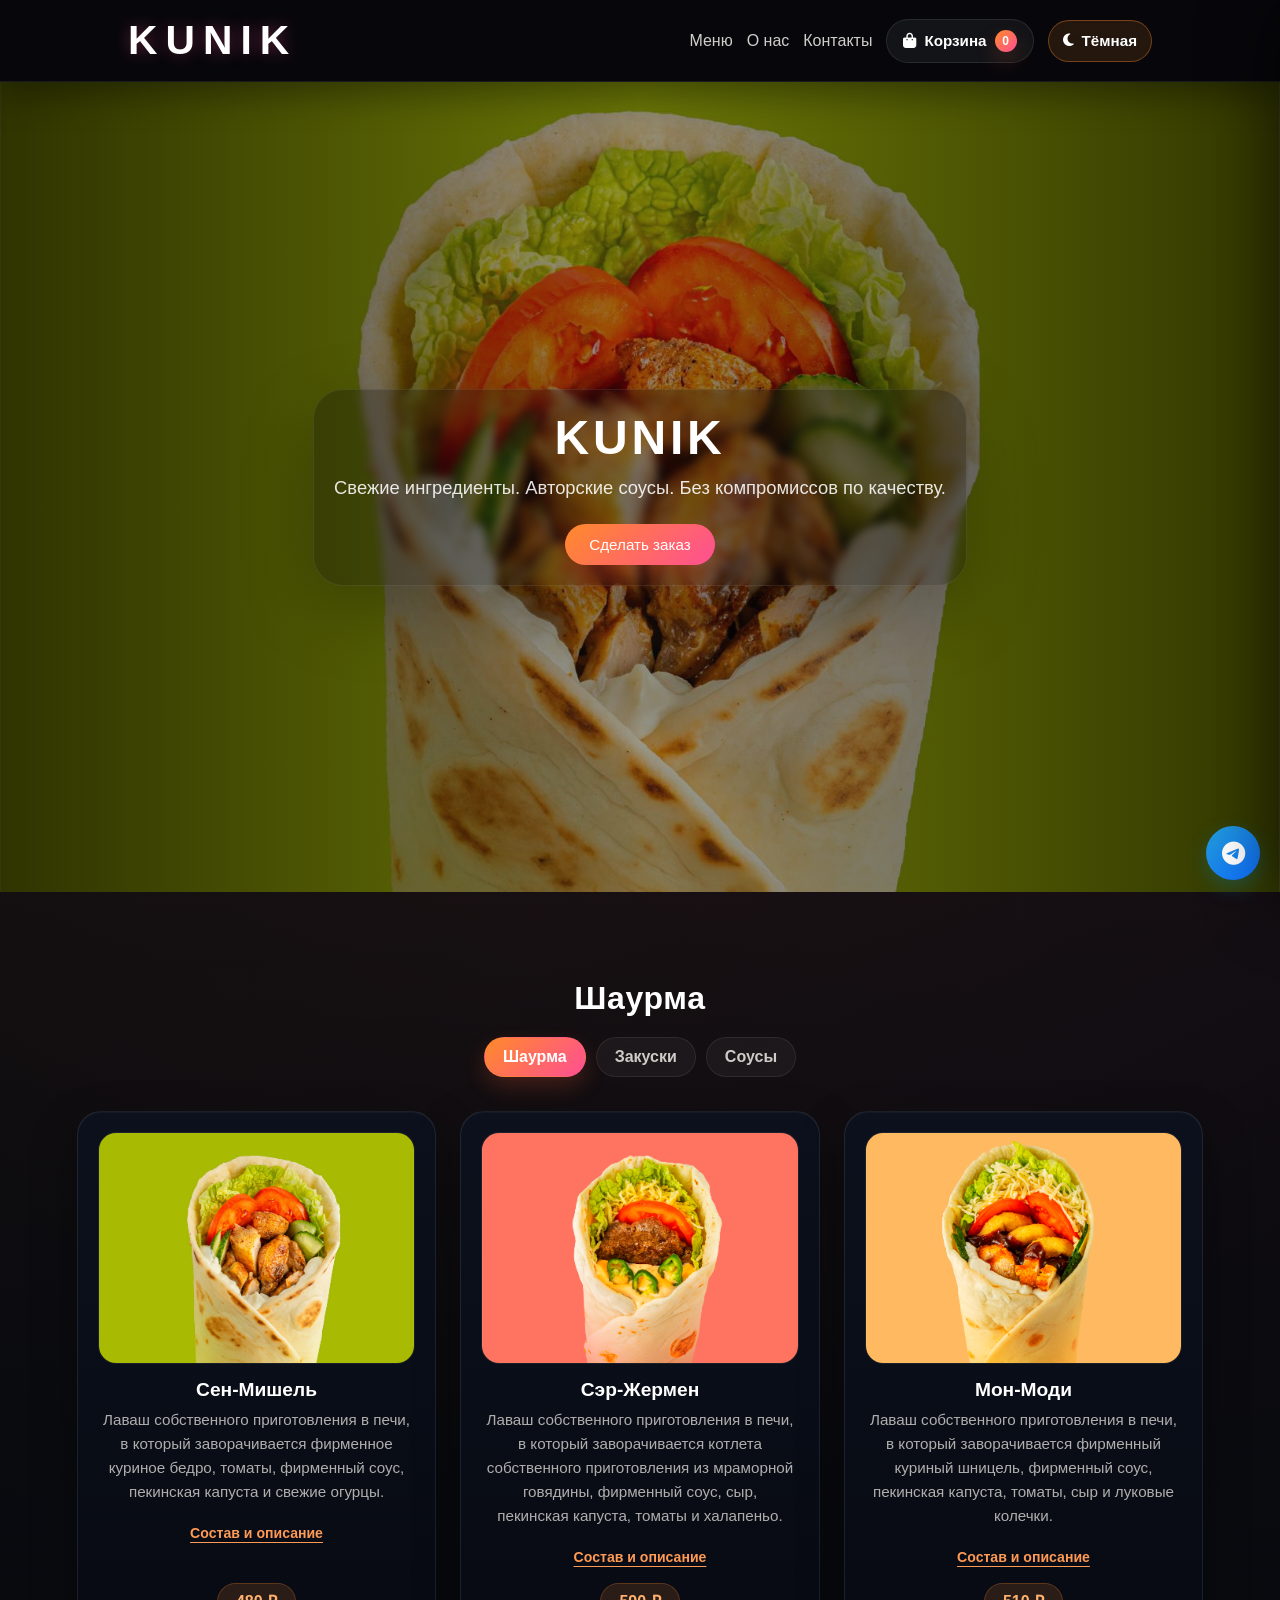
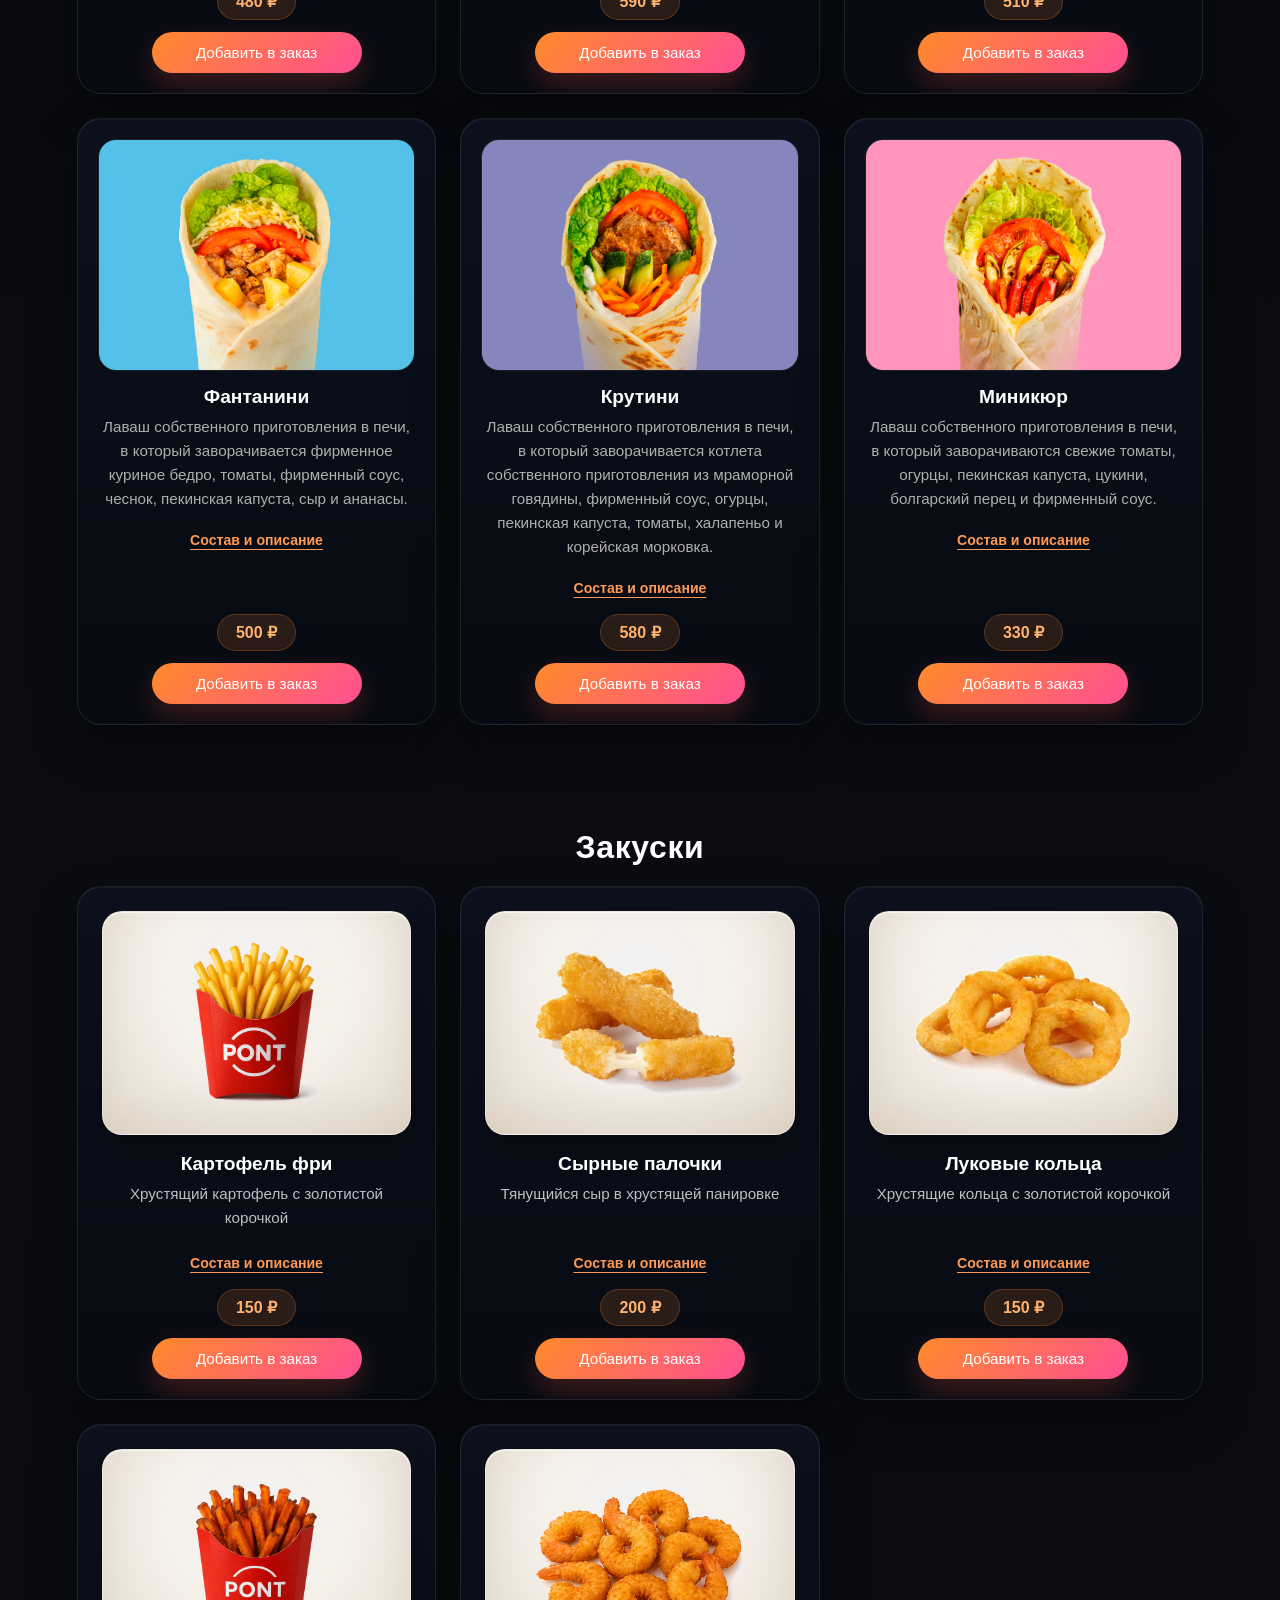
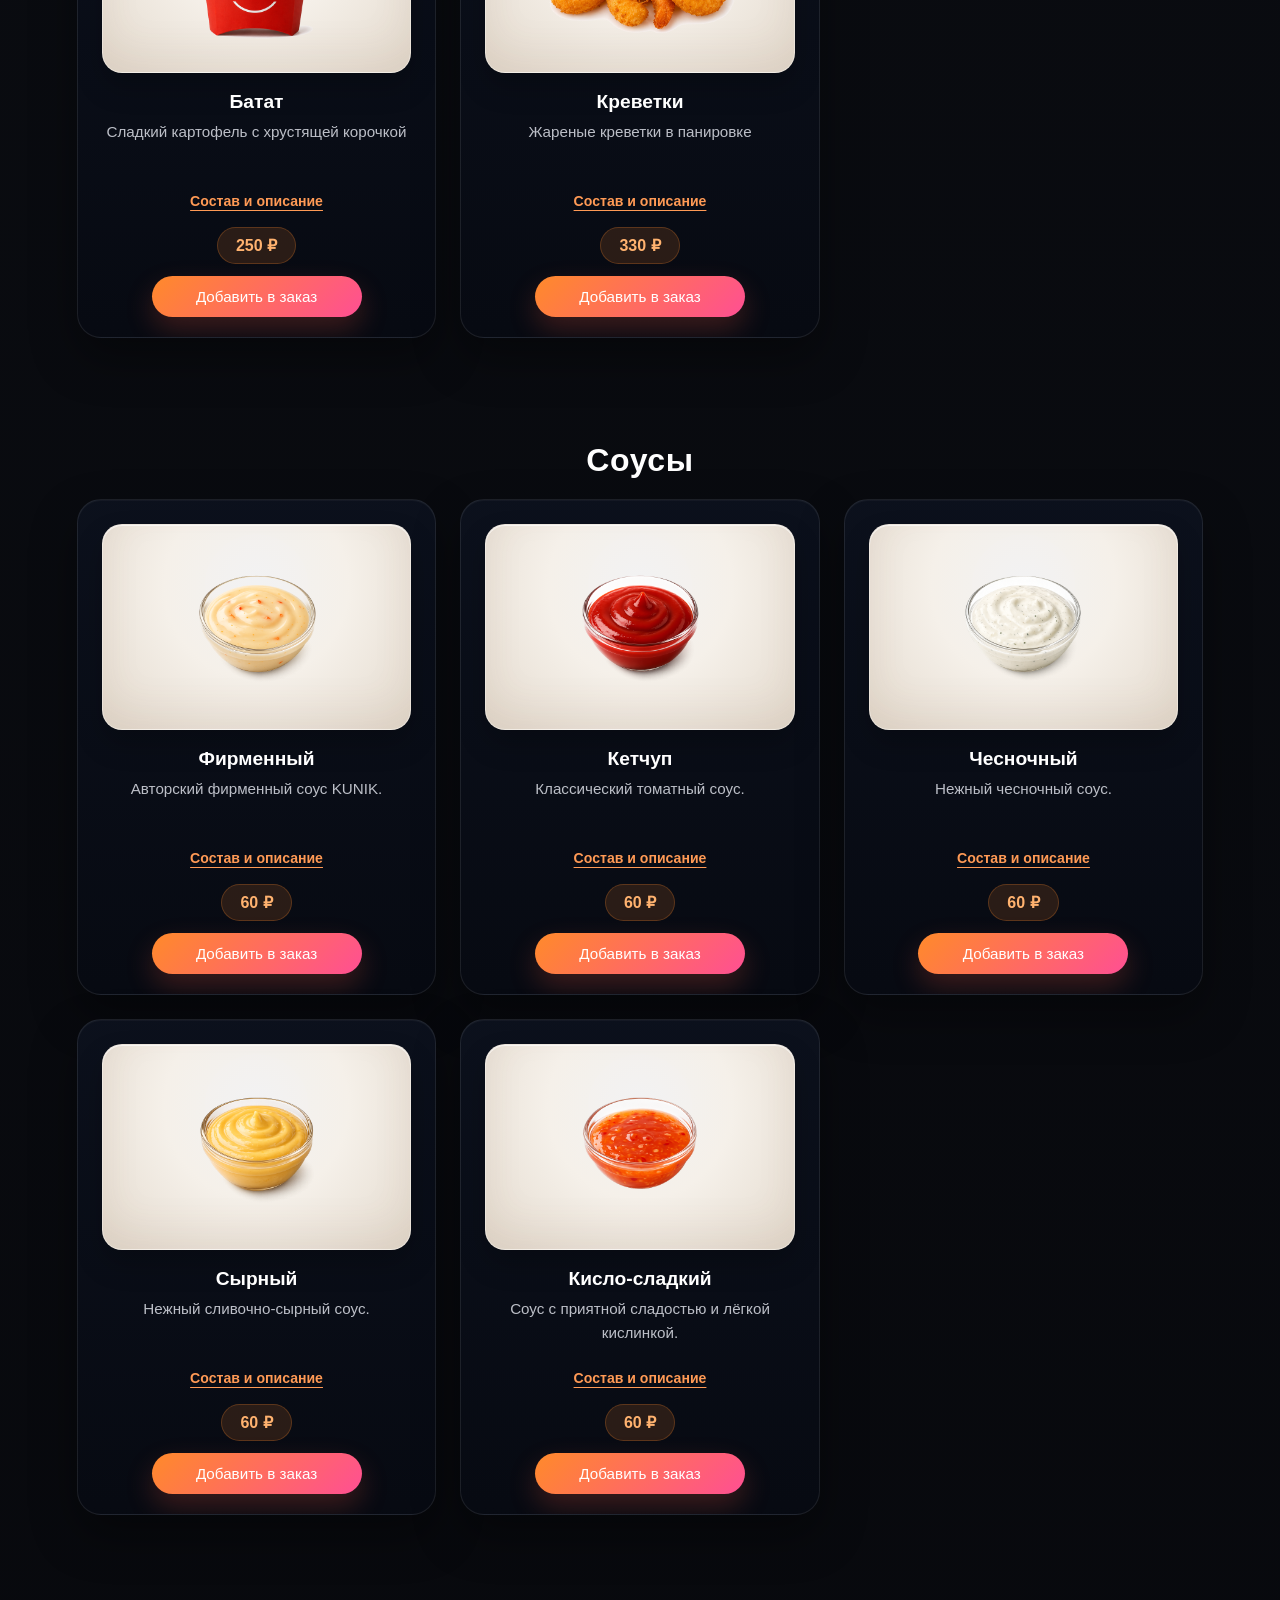
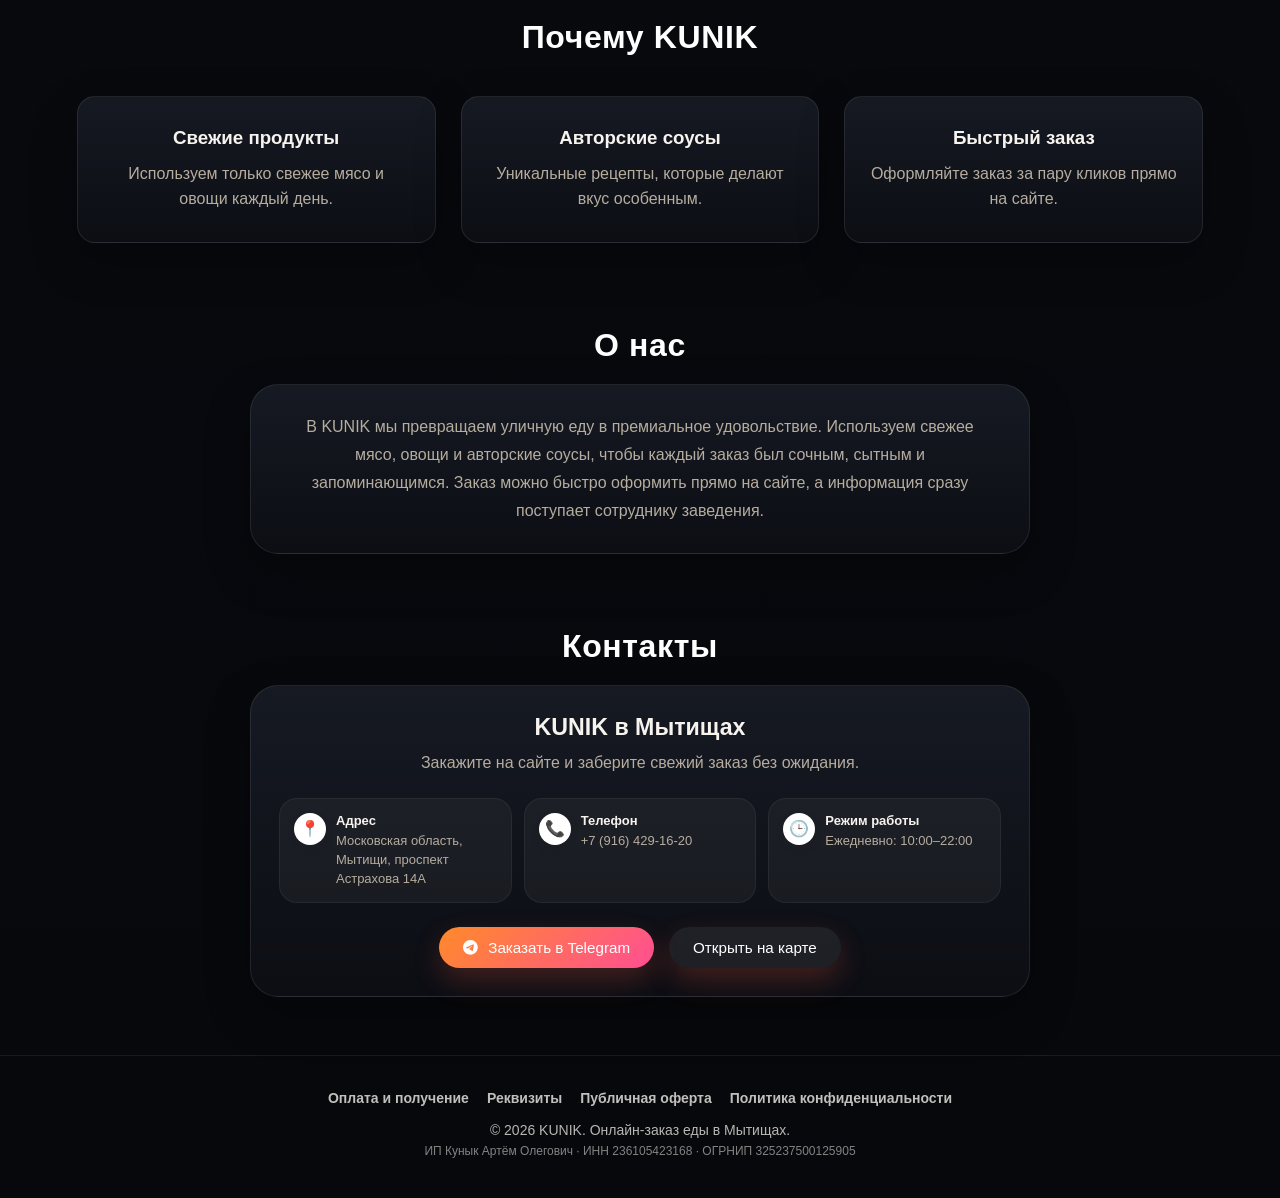
<file: index.html>
<!DOCTYPE html>
<html lang="ru">
<head>
  <meta charset="UTF-8">
  <meta name="viewport" content="width=device-width, initial-scale=1.0">
  <title>KUNIK — заказать шаурму онлайн</title>

  <meta name="description" content="KUNIK — свежая шаурма, закуски и авторские соусы. Быстрое оформление заказа через сайт.">
  <link rel="canonical" href="https://pont.website/">

  <meta property="og:type" content="website">
  <meta property="og:url" content="https://pont.website/">
  <meta property="og:title" content="KUNIK — заказать шаурму онлайн">
  <meta property="og:description" content="Свежие ингредиенты, авторские соусы и быстрый заказ через сайт.">
  <meta property="og:image" content="https://pont.website/og-image.png">
  <meta property="og:image:width" content="1200">
  <meta property="og:image:height" content="630">

  <meta name="twitter:card" content="summary_large_image">
  <meta name="twitter:title" content="KUNIK — заказать шаурму онлайн">
  <meta name="twitter:description" content="Свежие ингредиенты, авторские соусы и быстрый заказ через сайт.">
  <meta name="twitter:image" content="https://pont.website/og-image.png">

  <link rel="icon" href="favicon.ico" sizes="any">
  <link rel="icon" type="image/svg+xml" href="favicon.svg">
  <link rel="apple-touch-icon" href="favicon.png">
  <link rel="stylesheet" href="https://cdnjs.cloudflare.com/ajax/libs/font-awesome/6.5.0/css/all.min.css">
  <meta name="theme-color" content="#08090d" id="theme-color-meta">
  <meta name="api-base-url" content="https://pont-site.onrender.com">
  <script>
    (function () {
      try {
        var savedTheme = localStorage.getItem("kunikTheme") || localStorage.getItem("pontTheme");
        document.documentElement.setAttribute("data-theme", savedTheme === "light" ? "light" : "dark");
      } catch (error) {
        document.documentElement.setAttribute("data-theme", "dark");
      }
    })();
  </script>
  <link rel="stylesheet" href="style.css?v=46">
</head>

<body>

  <header>
    <h1 class="logo">KUNIK</h1>
    <nav>
      <a href="#shawarma">Меню</a>
      <a href="#about">О нас</a>
      <a href="#contact">Контакты</a>

      <button class="cart-toggle" id="cart-toggle" type="button">
        <i class="fas fa-shopping-bag"></i>
        <span>Корзина</span>
        <span class="cart-badge" id="cart-badge">0</span>
      </button>

      <button class="theme-toggle" id="theme-toggle" type="button" aria-label="Переключить тему" aria-pressed="true">
        <i class="fas fa-moon"></i>
        <span>Тёмная</span>
      </button>
    </nav>
  </header>

  <div class="mobile-category-bar" aria-label="Категории меню">
    <a href="#shawarma">Шаурма</a>
    <a href="#snacks">Закуски</a>
    <a href="#sauces">Соусы</a>
  </div>

  <section class="hero visible">
    <div class="hero-content">
      <h2>KUNIK</h2>
      <p>Свежие ингредиенты. Авторские соусы. Без компромиссов по качеству.</p>
      <button class="btn" onclick="window.location.href='#shawarma'">Сделать заказ</button>
    </div>
  </section>

  <section id="shawarma" class="visible">
    <h2>Шаурма</h2>

    <div class="menu-tabs">
      <a href="#shawarma" class="menu-tab active">Шаурма</a>
      <a href="#snacks" class="menu-tab">Закуски</a>
      <a href="#sauces" class="menu-tab">Соусы</a>
    </div>

    <div class="menu">
      <div class="item">
        <img src="5215357575149325867.jpg" alt="Сен-Мишель">
        <h3>Сен-Мишель</h3>
        <p>
          Лаваш собственного приготовления в печи, в который заворачивается
          фирменное куриное бедро, томаты, фирменный соус, пекинская капуста
          и свежие огурцы.
        </p>
        <div class="card-actions">
          <div class="price">480 ₽</div>
          <button class="btn add-to-cart"
                  data-name="Сен-Мишель"
                  data-price="480"
                  data-image="5215357575149325867.jpg"
                  type="button">
            Добавить в заказ
          </button>
        </div>
      </div>

      <div class="item product-clickable" id="ser-product-trigger">
        <img src="ser.jpg" alt="Сэр-Жермен">
        <h3>Сэр-Жермен</h3>
        <p>
          Лаваш собственного приготовления в печи, в который заворачивается
          котлета собственного приготовления из мраморной говядины, фирменный
          соус, сыр, пекинская капуста, томаты и халапеньо.
        </p>
        <div class="card-actions">
          <div class="price">590 ₽</div>
          <button class="btn open-ser-modal" type="button">
            Добавить в заказ
          </button>
        </div>
      </div>

      <div class="item">
        <img src="mon.jpg" alt="Мон-Моди">
        <h3>Мон-Моди</h3>
        <p>
          Лаваш собственного приготовления в печи, в который заворачивается
          фирменный куриный шницель, фирменный соус, пекинская капуста,
          томаты, сыр и луковые колечки.
        </p>
        <div class="card-actions">
          <div class="price">510 ₽</div>
          <button class="btn add-to-cart"
                  data-name="Мон-Моди"
                  data-price="510"
                  data-image="mon.jpg"
                  type="button">
            Добавить в заказ
          </button>
        </div>
      </div>

      <div class="item">
        <img src="fantanuni.jpg" alt="Фантанини">
        <h3>Фантанини</h3>
        <p>
          Лаваш собственного приготовления в печи, в который заворачивается
          фирменное куриное бедро, томаты, фирменный соус, чеснок, пекинская
          капуста, сыр и ананасы.
        </p>
        <div class="card-actions">
          <div class="price">500 ₽</div>
          <button class="btn add-to-cart"
                  data-name="Фантанини"
                  data-price="500"
                  data-image="fantanuni.jpg"
                  type="button">
            Добавить в заказ
          </button>
        </div>
      </div>

      <div class="item">
        <img src="krytini.jpg" alt="Крутини">
        <h3>Крутини</h3>
        <p>
          Лаваш собственного приготовления в печи, в который заворачивается
          котлета собственного приготовления из мраморной говядины, фирменный
          соус, огурцы, пекинская капуста, томаты, халапеньо и корейская морковка.
        </p>
        <div class="card-actions">
          <div class="price">580 ₽</div>
          <button class="btn add-to-cart"
                  data-name="Крутини"
                  data-price="580"
                  data-image="krytini.jpg"
                  type="button">
            Добавить в заказ
          </button>
        </div>
      </div>

      <div class="item">
        <img src="minikyr.jpg" alt="Миникюр">
        <h3>Миникюр</h3>
        <p>
          Лаваш собственного приготовления в печи, в который заворачиваются
          свежие томаты, огурцы, пекинская капуста, цукини, болгарский перец
          и фирменный соус.
        </p>
        <div class="card-actions">
          <div class="price">330 ₽</div>
          <button class="btn add-to-cart"
                  data-name="Миникюр"
                  data-price="330"
                  data-image="minikyr.jpg"
                  type="button">
            Добавить в заказ
          </button>
        </div>
      </div>
    </div>
  </section>

<section id="snacks" class="visible">
    <h2>Закуски</h2>
    <div class="menu">

  <div class="item">
    <img src="kartoshka.jpg" alt="Картофель фри">
    <h3>Картофель фри</h3>
    <p>Хрустящий картофель с золотистой корочкой</p>
    <div class="card-actions">
      <div class="price">150 ₽</div>
      <button class="btn add-to-cart"
        data-name="Картофель фри"
        data-price="150"
        data-image="kartoshka.jpg">
        Добавить в заказ
      </button>
    </div>
  </div>

  <div class="item">
    <img src="sirpal.jpg" alt="Сырные палочки">
    <h3>Сырные палочки</h3>
    <p>Тянущийся сыр в хрустящей панировке</p>
    <div class="card-actions">
      <div class="price">200 ₽</div>
      <button class="btn add-to-cart"
        data-name="Сырные палочки"
        data-price="200"
        data-image="sirpal.jpg">
        Добавить в заказ
      </button>
    </div>
  </div>

  <div class="item">
    <img src="lyk.jpg" alt="Луковые кольца">
    <h3>Луковые кольца</h3>
    <p>Хрустящие кольца с золотистой корочкой</p>
    <div class="card-actions">
      <div class="price">150 ₽</div>
      <button class="btn add-to-cart"
        data-name="Луковые кольца"
        data-price="150"
        data-image="lyk.jpg">
        Добавить в заказ
      </button>
    </div>
  </div>

  <div class="item">
    <img src="batat.jpg" alt="Батат">
    <h3>Батат</h3>
    <p>Сладкий картофель с хрустящей корочкой</p>
    <div class="card-actions">
      <div class="price">250 ₽</div>
      <button class="btn add-to-cart"
        data-name="Батат"
        data-price="250"
        data-image="batat.jpg">
        Добавить в заказ
      </button>
    </div>
  </div>

  <div class="item">
    <img src="krev.jpg" alt="Креветки">
    <h3>Креветки</h3>
    <p>Жареные креветки в панировке</p>
    <div class="card-actions">
      <div class="price">330 ₽</div>
      <button class="btn add-to-cart"
        data-name="Креветки"
        data-price="330"
        data-image="krev.jpg">
        Добавить в заказ
      </button>
    </div>
  </div>

</div>
  </section>

  <section id="sauces" class="visible">
  <h2>Соусы</h2>

  <div class="menu">
    <div class="item">
      <img src="sfirm.jpg" alt="Фирменный">
      <h3>Фирменный</h3>
      <p>Авторский фирменный соус KUNIK.</p>
      <div class="card-actions">
        <div class="price">60 ₽</div>
        <button class="btn add-to-cart"
                data-name="Фирменный соус"
                data-price="60"
                data-image="sfirm.jpg"
                type="button">
          Добавить в заказ
        </button>
      </div>
    </div>

    <div class="item">
      <img src="ketchup.jpg" alt="Кетчуп">
      <h3>Кетчуп</h3>
      <p>Классический томатный соус.</p>
      <div class="card-actions">
        <div class="price">60 ₽</div>
        <button class="btn add-to-cart"
                data-name="Кетчуп"
                data-price="60"
                data-image="ketchup.jpg"
                type="button">
          Добавить в заказ
        </button>
      </div>
    </div>

    <div class="item">
      <img src="chesn.jpg" alt="Чесночный">
      <h3>Чесночный</h3>
      <p>Нежный чесночный соус.</p>
      <div class="card-actions">
        <div class="price">60 ₽</div>
        <button class="btn add-to-cart"
                data-name="Чесночный соус"
                data-price="60"
                data-image="chesn.jpg"
                type="button">
          Добавить в заказ
        </button>
      </div>
    </div>

    <div class="item">
      <img src="sirn.jpg" alt="Сырный">
      <h3>Сырный</h3>
      <p>Нежный сливочно-сырный соус.</p>
      <div class="card-actions">
        <div class="price">60 ₽</div>
        <button class="btn add-to-cart"
                data-name="Сырный соус"
                data-price="60"
                data-image="sirn.jpg"
                type="button">
          Добавить в заказ
        </button>
      </div>
    </div>

    <div class="item">
      <img src="kisl.jpg" alt="Кисло-сладкий">
      <h3>Кисло-сладкий</h3>
      <p>Соус с приятной сладостью и лёгкой кислинкой.</p>
      <div class="card-actions">
        <div class="price">60 ₽</div>
        <button class="btn add-to-cart"
                data-name="Кисло-сладкий соус"
                data-price="60"
                data-image="kisl.jpg"
                type="button">
          Добавить в заказ
        </button>
      </div>
    </div>
  </div>
</section>

<section id="advantages" class="visible">
    <h2>Почему KUNIK</h2>
    <div class="advantages">
      <div class="adv-card">
        <h3>Свежие продукты</h3>
        <p>Используем только свежее мясо и овощи каждый день.</p>
      </div>

      <div class="adv-card">
        <h3>Авторские соусы</h3>
        <p>Уникальные рецепты, которые делают вкус особенным.</p>
      </div>

      <div class="adv-card">
        <h3>Быстрый заказ</h3>
        <p>Оформляйте заказ за пару кликов прямо на сайте.</p>
      </div>
    </div>
  </section>

  <section id="about" class="visible about-section">
    <h2>О нас</h2>

    <div class="about-card">
      <p>
        В KUNIK мы превращаем уличную еду в премиальное удовольствие. Используем свежее мясо,
        овощи и авторские соусы, чтобы каждый заказ был сочным, сытным и запоминающимся.
        Заказ можно быстро оформить прямо на сайте, а информация сразу поступает сотруднику заведения.
      </p>
    </div>
  </section>

  <section id="contact" class="visible contact-section">
    <h2>Контакты</h2>

    <div class="contact-card">
      <div class="contact-card-head">
        <h3>KUNIK в Мытищах</h3>
        <p>Закажите на сайте и заберите свежий заказ без ожидания.</p>
      </div>

      <div class="contact-info-list">
        <div class="contact-info-item">
          <span class="contact-icon">📍</span>
          <div>
            <strong>Адрес</strong>
            <span>Московская область, Мытищи, проспект Астрахова 14А</span>
          </div>
        </div>

        <div class="contact-info-item">
          <span class="contact-icon">📞</span>
          <div>
            <strong>Телефон</strong>
            <span>+7 (916) 429-16-20</span>
          </div>
        </div>

        <div class="contact-info-item">
          <span class="contact-icon">🕒</span>
          <div>
            <strong>Режим работы</strong>
            <span>Ежедневно: 10:00–22:00</span>
          </div>
        </div>
      </div>

      <div class="contact-buttons">
        <button class="btn telegram-btn" type="button" onclick="window.open('https://t.me/andreytoo','_blank')">
          <i class="fab fa-telegram-plane"></i>
          Заказать в Telegram
        </button>

        <button class="btn map-btn"
                type="button"
                onclick="window.open('https://yandex.ru/maps/org/shaurmynet/241220365953?si=bnf9d038uh9z1yaw22u5wmm1fw','_blank')">
          Открыть на карте
        </button>
      </div>
    </div>
  </section>

  <footer>
    <div class="footer-legal-links" aria-label="Юридическая информация">
      <a href="delivery.html">Оплата и получение</a>
      <a href="requisites.html">Реквизиты</a>
      <a href="offer.html">Публичная оферта</a>
      <a href="privacy.html">Политика конфиденциальности</a>
    </div>
    <p>© 2026 KUNIK. Онлайн-заказ еды в Мытищах.</p>
    <p class="footer-requisites">ИП Кунык Артём Олегович · ИНН 236105423168 · ОГРНИП 325237500125905</p>
  </footer>

  <a class="floating-telegram" href="https://t.me/andreytoo" target="_blank" aria-label="Telegram">
    <i class="fab fa-telegram-plane"></i>
  </a>

  <div class="cart-overlay" id="cart-overlay"></div>

  <aside class="cart-drawer" id="cart-drawer">
    <div class="cart-drawer-header">
      <div class="cart-header-copy">
        <button class="cart-back" id="cart-back" type="button" aria-label="Вернуться к корзине">
          <i class="fas fa-arrow-left"></i>
        </button>
        <div>
          <h2 id="cart-title">Ваш заказ</h2>
          <span class="cart-step-label" id="cart-step-label">Проверьте состав заказа</span>
        </div>
      </div>
      <div class="cart-header-actions">
        <button class="cart-clear-link" id="clear-cart-btn" type="button">Очистить</button>
        <button class="cart-close" id="cart-close" type="button" aria-label="Закрыть корзину">&times;</button>
      </div>
    </div>

    <div class="cart-drawer-body" id="cart-items">
      <div class="empty-cart">Корзина пока пуста</div>
    </div>

    <div class="cart-drawer-footer">
      <div class="promo-block" id="promo-block">
        <button class="promo-toggle" id="promo-toggle" type="button" aria-expanded="false">
          <span class="promo-toggle-title">
            <i class="fas fa-ticket-alt"></i>
            <span id="promo-toggle-label">Есть промокод?</span>
          </span>
          <span class="promo-toggle-action" id="promo-toggle-action">Добавить</span>
        </button>
        <div class="promo-fields" id="promo-fields">
          <div class="promo-row">
            <input type="text" id="promo-input" class="promo-input" placeholder="Введите промокод">
            <button class="btn promo-btn" id="apply-promo-btn" type="button">Применить</button>
          </div>
          <p class="promo-message" id="promo-message"></p>
        </div>
      </div>

      <div class="customer-block" id="customer-block">
        <div class="checkout-section-title">Контактные данные</div>

        <input
          type="text"
          id="customer-name"
          class="customer-input"
          placeholder="Ваше имя">

        <input
          type="tel"
          id="customer-phone"
          class="customer-input"
          placeholder="+7 (___) ___-__-__" inputmode="tel" autocomplete="tel" maxlength="18">

        <textarea
          id="customer-comment"
          class="customer-input customer-textarea"
          placeholder="Комментарий к заказу"></textarea>

        <section class="payment-methods" id="payment-methods" aria-labelledby="payment-title">
          <h3 class="checkout-section-title" id="payment-title">Оплата</h3>

          <div class="payment-option active online-only-payment" id="online-payment-card">
            <span class="payment-option-icon"><i class="fas fa-credit-card"></i></span>
            <span class="payment-option-copy">
              <strong>Онлайн-оплата через ЮKassa</strong>
              <small>Банковская карта, СБП и другие доступные способы</small>
            </span>
          </div>

          <p class="payment-method-note" id="payment-method-note">
            Заказ поступит сотруднику только после успешной оплаты.
          </p>
        </section>

        <label class="legal-consent">
          <input type="checkbox" id="legal-consent">
          <span>
            Оформляя заказ, я принимаю
            <a href="offer.html" target="_blank" rel="noopener">условия публичной оферты</a>
            и соглашаюсь с
            <a href="privacy.html" target="_blank" rel="noopener">политикой обработки персональных данных</a>.
          </span>
        </label>
      </div>

      <div class="cart-summary-list">
        <div class="summary-row">
          <span>Товары</span>
          <strong><span id="cart-count">0</span> · <span id="cart-subtotal">0 ₽</span></strong>
        </div>

        <div class="summary-row" id="discount-row" style="display: none;">
          <span>Скидка</span>
          <strong id="cart-discount">0 ₽</strong>
        </div>

        <div class="summary-row total-row">
          <span>Итого</span>
          <strong id="cart-total">0 ₽</strong>
        </div>
      </div>

      <div class="cart-action-bar">
        <div class="cart-action-total">
          <span>Итого</span>
          <strong id="cart-action-total">0 ₽</strong>
        </div>
        <button class="btn checkout-btn payment-submit-btn" id="send-order-btn" type="button">
          К оформлению
          <i class="fas fa-arrow-right"></i>
        </button>
      </div>
    </div>
    <div class="order-success" id="order-success">
      <div class="order-success-card receipt-card">
        <div class="receipt-brand">KUNIK</div>
        <div class="order-success-icon">
          <i class="fas fa-check"></i>
        </div>
        <h3 id="order-success-title">Заказ принят</h3>
        <p id="order-success-message">Мы получили ваш заказ и скоро свяжемся с вами.</p>
        <div class="order-number">
          <span>Номер заказа</span>
          <strong id="order-success-id">#K000000</strong>
        </div>
        <div class="receipt-note">Спасибо, что выбрали KUNIK.</div>
        <button class="btn checkout-btn" id="back-to-menu-btn" type="button">
          Вернуться в меню
        </button>
      </div>
    </div>
  </aside>

  <button class="mobile-mini-cart" id="mobile-mini-cart" type="button" aria-label="Открыть заказ">
    <span id="mobile-mini-cart-text">0 товаров</span>
    <strong id="mobile-mini-cart-total">0 ₽</strong>
    <span class="mobile-mini-cart-action">Открыть заказ</span>
  </button>


  <div class="product-modal-overlay" id="product-modal-overlay"></div>

  <div class="product-modal" id="product-modal" role="dialog" aria-modal="true" aria-labelledby="product-modal-title">
    <button class="product-modal-close" id="product-modal-close" type="button" aria-label="Закрыть">&times;</button>

    <div class="product-modal-content">
      <div class="product-modal-image-wrap">
        <img src="5215357575149325867.jpg" alt="" class="product-modal-image" id="product-modal-image">
      </div>

      <div class="product-modal-info">
        <h2 id="product-modal-title">Товар</h2>
        <div class="product-modal-composition-label">Состав</div>
        <p class="product-modal-desc" id="product-modal-desc"></p>
        <p class="product-modal-base-price" id="product-modal-price"></p>

        <div class="product-modal-options" id="product-modal-options" hidden>
          <h3>Добавить по вкусу</h3>

          <div class="option-list">
            <label class="option-card">
              <input type="checkbox" name="ser-addon" value="50" data-title="халапеньо x2">
              <span class="option-title">Халапеньо x2</span>
              <span class="option-price">+50 ₽</span>
            </label>

            <label class="option-card">
              <input type="checkbox" name="ser-addon" value="60" data-title="сыр">
              <span class="option-title">Дополнительный сыр</span>
              <span class="option-price">+60 ₽</span>
            </label>

            <label class="option-card">
              <input type="checkbox" name="ser-addon" value="150" data-title="котлета">
              <span class="option-title">Дополнительная котлета</span>
              <span class="option-price">+150 ₽</span>
            </label>
          </div>
        </div>

        <button class="btn modal-add-btn" id="product-modal-add-btn" type="button">
          Добавить в корзину
        </button>
      </div>
    </div>
  </div>
  <div id="notification" class="notification"></div>
  <script src="script.js?v=46"></script>

</body>
</html>
</file>
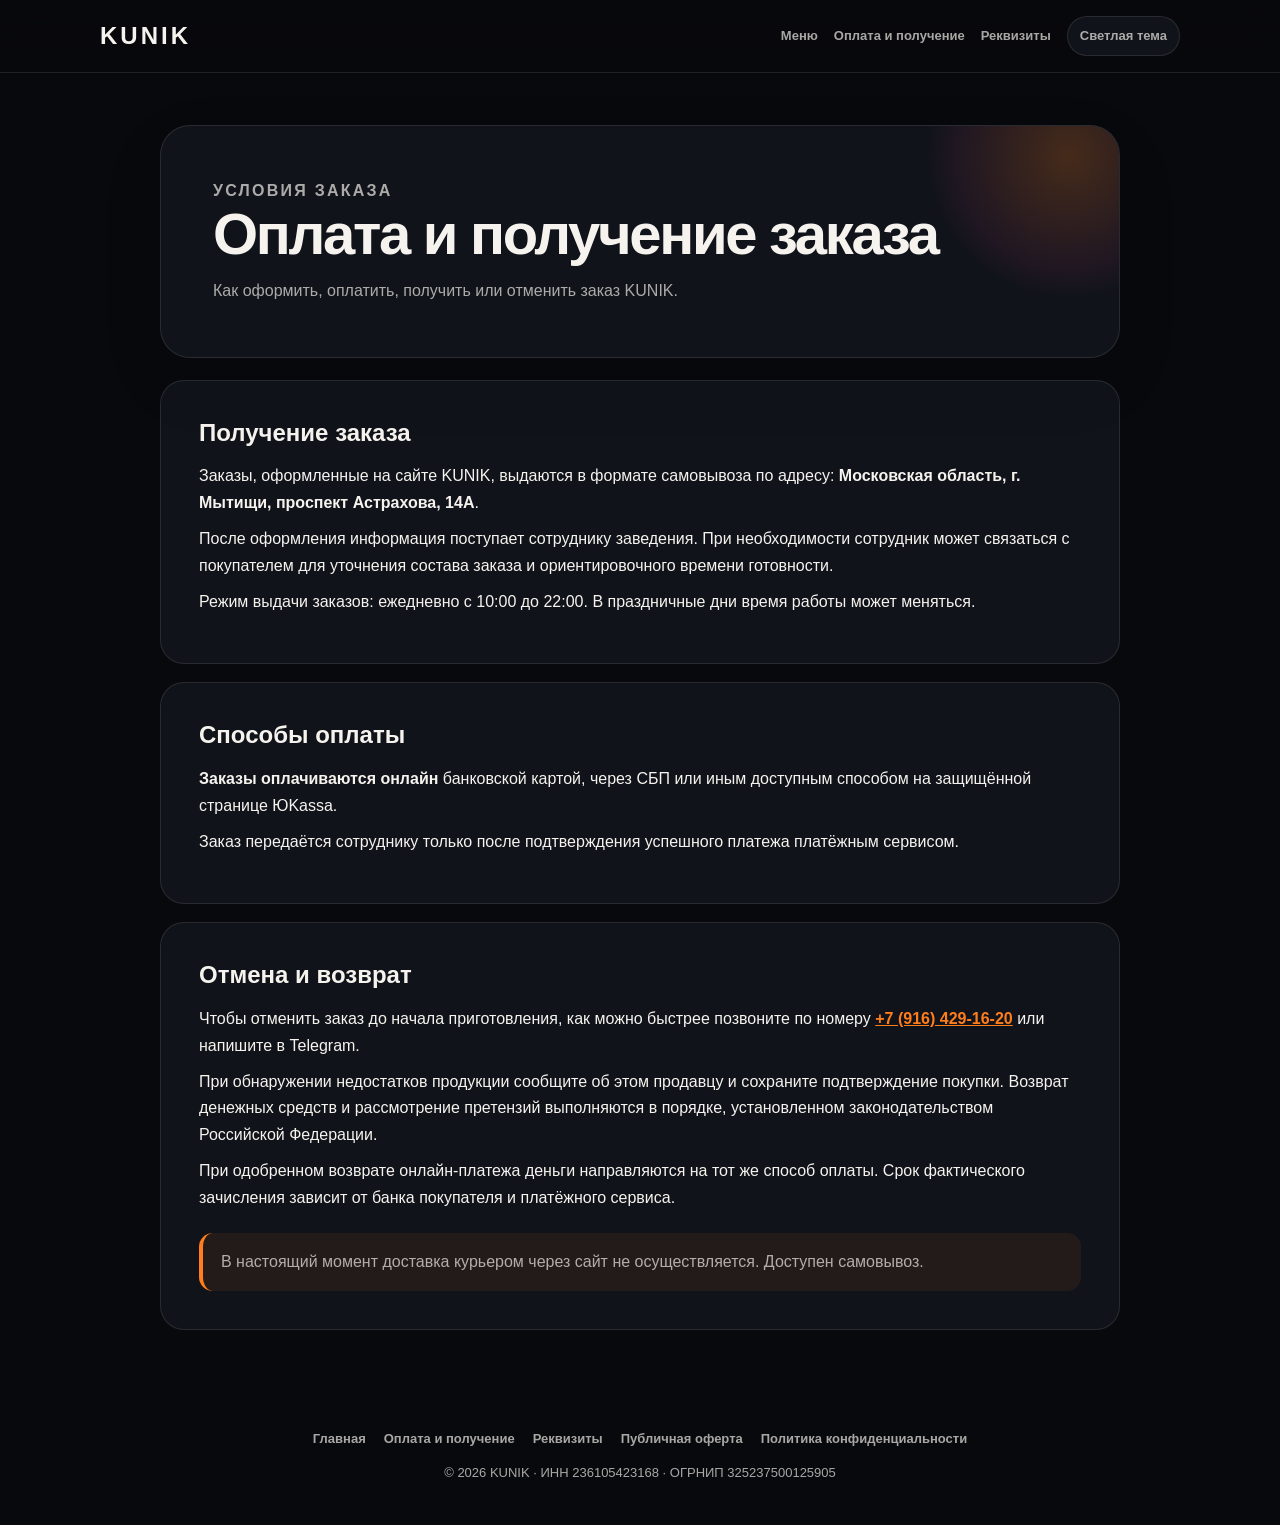
<file: delivery.html>
<!DOCTYPE html>
    <html lang="ru" data-theme="dark">
    <head>
      <meta charset="UTF-8">
      <meta name="viewport" content="width=device-width, initial-scale=1.0">
      <title>Оплата и получение заказа — KUNIK</title>
      <meta name="description" content="Оплата и получение заказа KUNIK. Информация для покупателей и реквизиты продавца.">
      <link rel="icon" href="favicon.ico" sizes="any">
      <link rel="icon" type="image/svg+xml" href="favicon.svg">
      <link rel="apple-touch-icon" href="favicon.png">
      <link rel="stylesheet" href="legal.css?v=1">
    </head>
    <body class="legal-page">
      <header class="legal-topbar">
        <a class="legal-logo" href="index.html">KUNIK</a>
        <nav class="legal-nav" aria-label="Навигация">
          <a href="index.html">Меню</a>
          <a href="delivery.html">Оплата и получение</a>
          <a href="requisites.html">Реквизиты</a>
          <button class="legal-theme-btn" id="legal-theme-toggle" type="button">Светлая тема</button>
        </nav>
      </header>

      <main class="legal-shell">
        <section class="legal-hero">
          <p class="legal-kicker">Условия заказа</p>
          <h1>Оплата и получение заказа</h1>
          <p>Как оформить, оплатить, получить или отменить заказ KUNIK.</p>
        </section>

<section class="legal-card">
  <h2>Получение заказа</h2>
  <p>Заказы, оформленные на сайте KUNIK, выдаются в формате самовывоза по адресу: <strong>Московская область, г. Мытищи, проспект Астрахова, 14А</strong>.</p>
  <p>После оформления информация поступает сотруднику заведения. При необходимости сотрудник может связаться с покупателем для уточнения состава заказа и ориентировочного времени готовности.</p>
  <p>Режим выдачи заказов: ежедневно с 10:00 до 22:00. В праздничные дни время работы может меняться.</p>
</section>
<section class="legal-card">
  <h2>Способы оплаты</h2>
  <p><strong>Заказы оплачиваются онлайн</strong> банковской картой, через СБП или иным доступным способом на защищённой странице ЮKassa.</p>
  <p>Заказ передаётся сотруднику только после подтверждения успешного платежа платёжным сервисом.</p>
</section>
<section class="legal-card">
  <h2>Отмена и возврат</h2>
  <p>Чтобы отменить заказ до начала приготовления, как можно быстрее позвоните по номеру <a href="tel:+79164291620">+7 (916) 429-16-20</a> или напишите в Telegram.</p>
  <p>При обнаружении недостатков продукции сообщите об этом продавцу и сохраните подтверждение покупки. Возврат денежных средств и рассмотрение претензий выполняются в порядке, установленном законодательством Российской Федерации.</p>
  <p>При одобренном возврате онлайн-платежа деньги направляются на тот же способ оплаты. Срок фактического зачисления зависит от банка покупателя и платёжного сервиса.</p>
  <div class="legal-note">В настоящий момент доставка курьером через сайт не осуществляется. Доступен самовывоз.</div>
</section>

      </main>

      <footer class="legal-footer">
        <div class="legal-footer-links">
          <a href="index.html">Главная</a>
          <a href="delivery.html">Оплата и получение</a>
          <a href="requisites.html">Реквизиты</a>
          <a href="offer.html">Публичная оферта</a>
          <a href="privacy.html">Политика конфиденциальности</a>
        </div>
        <div>© 2026 KUNIK · ИНН 236105423168 · ОГРНИП 325237500125905</div>
      </footer>
      <script src="legal.js?v=1"></script>
    </body>
    </html>
</file>
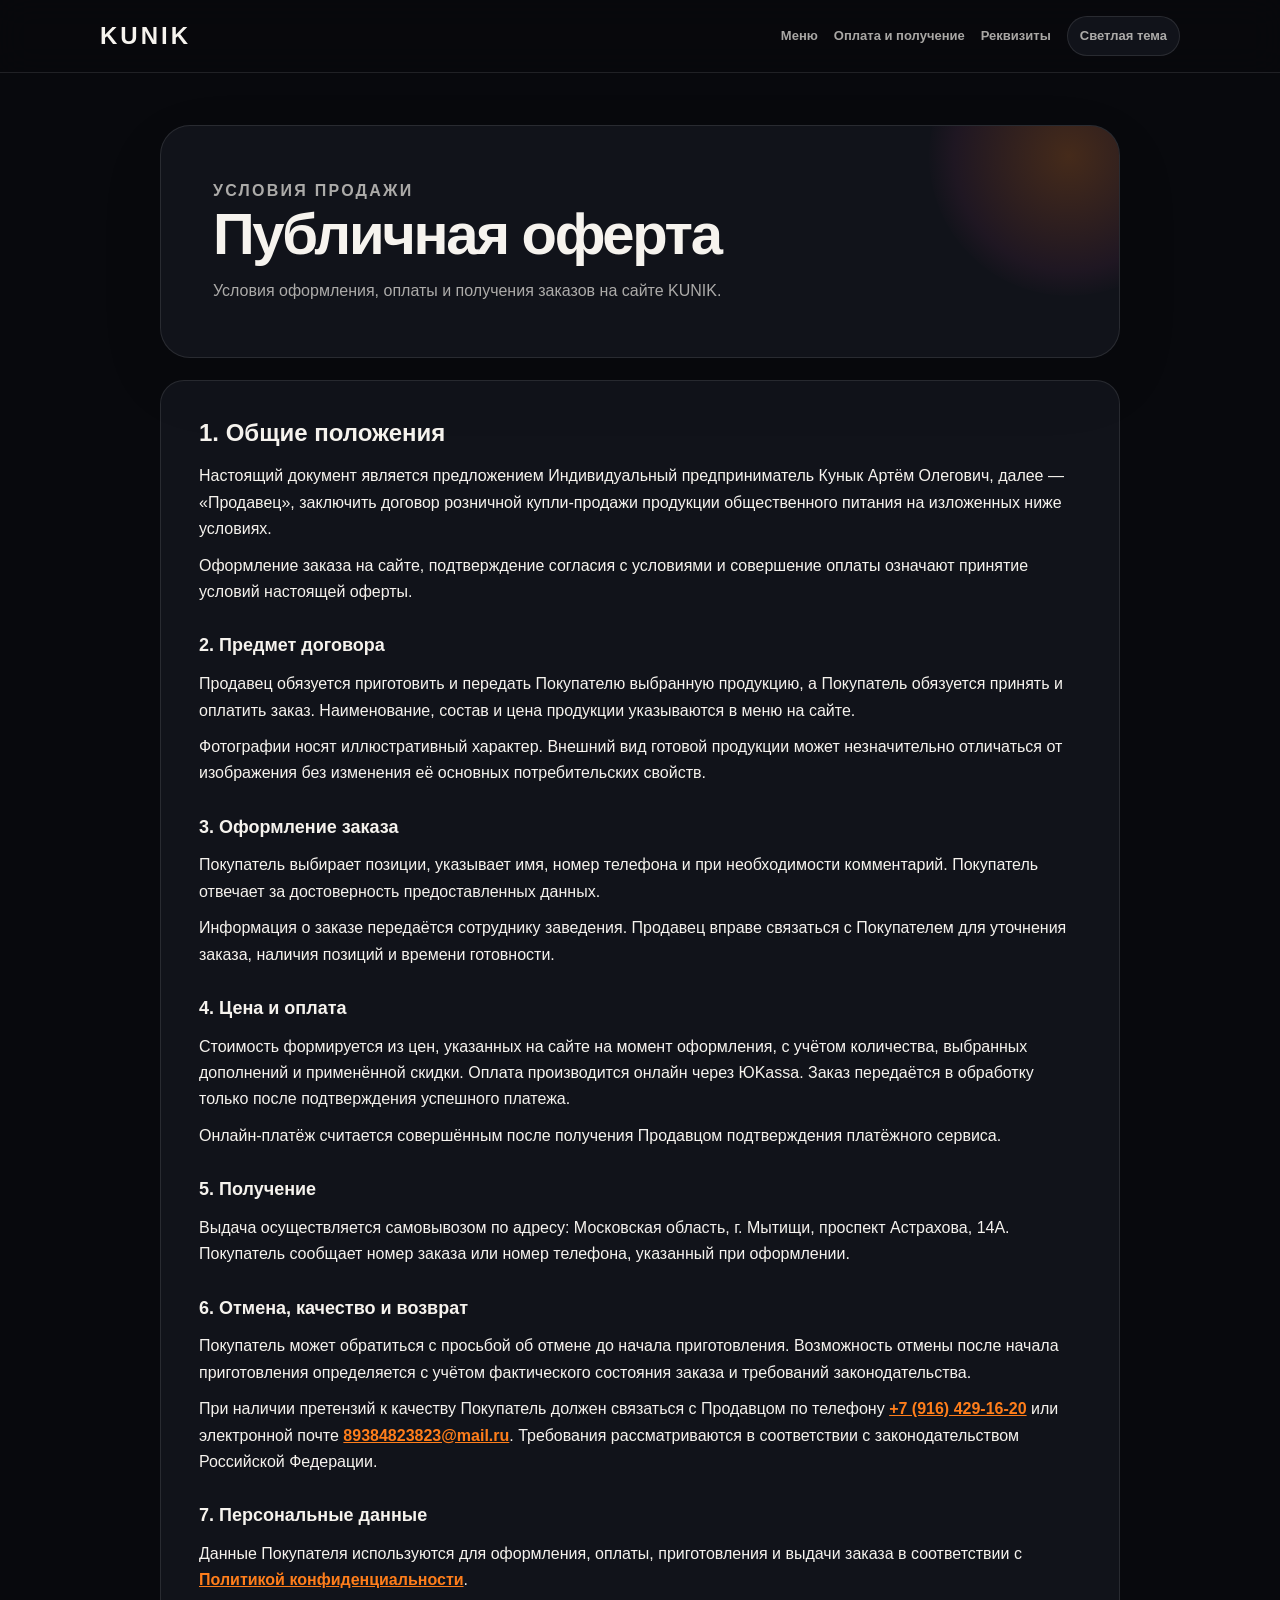
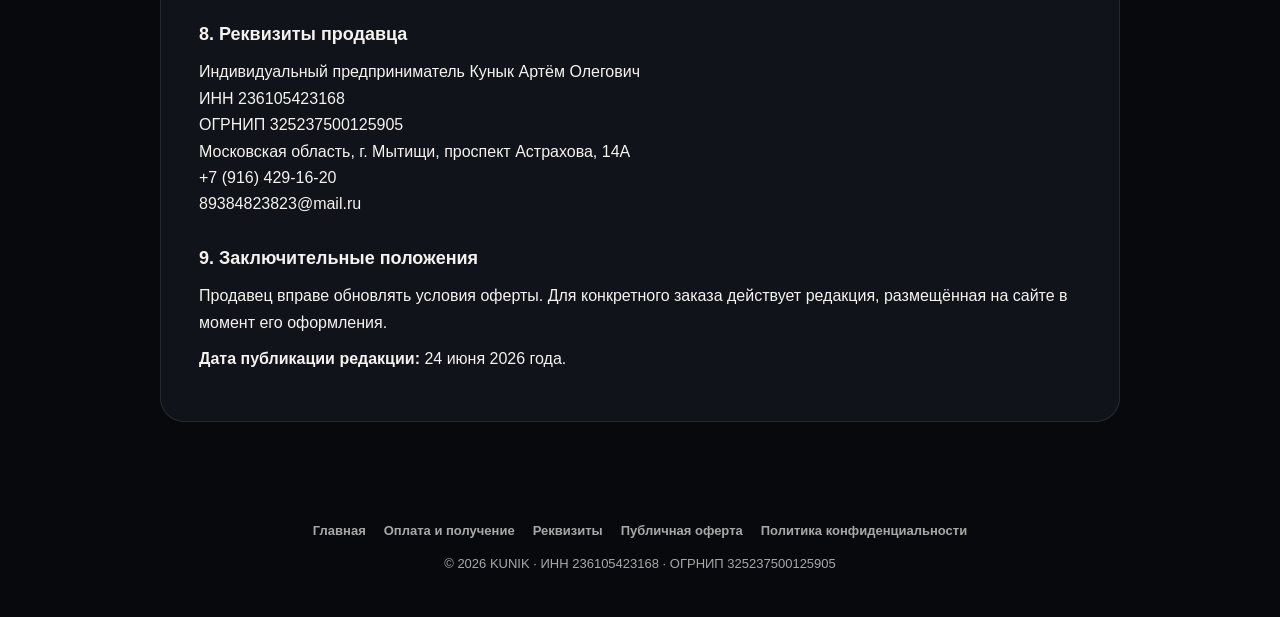
<file: offer.html>
<!DOCTYPE html>
    <html lang="ru" data-theme="dark">
    <head>
      <meta charset="UTF-8">
      <meta name="viewport" content="width=device-width, initial-scale=1.0">
      <title>Публичная оферта — KUNIK</title>
      <meta name="description" content="Публичная оферта KUNIK. Информация для покупателей и реквизиты продавца.">
      <link rel="icon" href="favicon.ico" sizes="any">
      <link rel="icon" type="image/svg+xml" href="favicon.svg">
      <link rel="apple-touch-icon" href="favicon.png">
      <link rel="stylesheet" href="legal.css?v=1">
    </head>
    <body class="legal-page">
      <header class="legal-topbar">
        <a class="legal-logo" href="index.html">KUNIK</a>
        <nav class="legal-nav" aria-label="Навигация">
          <a href="index.html">Меню</a>
          <a href="delivery.html">Оплата и получение</a>
          <a href="requisites.html">Реквизиты</a>
          <button class="legal-theme-btn" id="legal-theme-toggle" type="button">Светлая тема</button>
        </nav>
      </header>

      <main class="legal-shell">
        <section class="legal-hero">
          <p class="legal-kicker">Условия продажи</p>
          <h1>Публичная оферта</h1>
          <p>Условия оформления, оплаты и получения заказов на сайте KUNIK.</p>
        </section>

<section class="legal-card">
  <h2>1. Общие положения</h2>
  <p>Настоящий документ является предложением Индивидуальный предприниматель Кунык Артём Олегович, далее — «Продавец», заключить договор розничной купли-продажи продукции общественного питания на изложенных ниже условиях.</p>
  <p>Оформление заказа на сайте, подтверждение согласия с условиями и совершение оплаты означают принятие условий настоящей оферты.</p>

  <h3>2. Предмет договора</h3>
  <p>Продавец обязуется приготовить и передать Покупателю выбранную продукцию, а Покупатель обязуется принять и оплатить заказ. Наименование, состав и цена продукции указываются в меню на сайте.</p>
  <p>Фотографии носят иллюстративный характер. Внешний вид готовой продукции может незначительно отличаться от изображения без изменения её основных потребительских свойств.</p>

  <h3>3. Оформление заказа</h3>
  <p>Покупатель выбирает позиции, указывает имя, номер телефона и при необходимости комментарий. Покупатель отвечает за достоверность предоставленных данных.</p>
  <p>Информация о заказе передаётся сотруднику заведения. Продавец вправе связаться с Покупателем для уточнения заказа, наличия позиций и времени готовности.</p>

  <h3>4. Цена и оплата</h3>
  <p>Стоимость формируется из цен, указанных на сайте на момент оформления, с учётом количества, выбранных дополнений и применённой скидки. Оплата производится онлайн через ЮKassa. Заказ передаётся в обработку только после подтверждения успешного платежа.</p>
  <p>Онлайн-платёж считается совершённым после получения Продавцом подтверждения платёжного сервиса.</p>

  <h3>5. Получение</h3>
  <p>Выдача осуществляется самовывозом по адресу: Московская область, г. Мытищи, проспект Астрахова, 14А. Покупатель сообщает номер заказа или номер телефона, указанный при оформлении.</p>

  <h3>6. Отмена, качество и возврат</h3>
  <p>Покупатель может обратиться с просьбой об отмене до начала приготовления. Возможность отмены после начала приготовления определяется с учётом фактического состояния заказа и требований законодательства.</p>
  <p>При наличии претензий к качеству Покупатель должен связаться с Продавцом по телефону <a href="tel:+79164291620">+7 (916) 429-16-20</a> или электронной почте <a href="mailto:89384823823@mail.ru">89384823823@mail.ru</a>. Требования рассматриваются в соответствии с законодательством Российской Федерации.</p>

  <h3>7. Персональные данные</h3>
  <p>Данные Покупателя используются для оформления, оплаты, приготовления и выдачи заказа в соответствии с <a href="privacy.html">Политикой конфиденциальности</a>.</p>

  <h3>8. Реквизиты продавца</h3>
  <p>Индивидуальный предприниматель Кунык Артём Олегович<br>ИНН 236105423168<br>ОГРНИП 325237500125905<br>Московская область, г. Мытищи, проспект Астрахова, 14А<br>+7 (916) 429-16-20<br>89384823823@mail.ru</p>

  <h3>9. Заключительные положения</h3>
  <p>Продавец вправе обновлять условия оферты. Для конкретного заказа действует редакция, размещённая на сайте в момент его оформления.</p>
  <p><strong>Дата публикации редакции:</strong> 24 июня 2026 года.</p>
</section>

      </main>

      <footer class="legal-footer">
        <div class="legal-footer-links">
          <a href="index.html">Главная</a>
          <a href="delivery.html">Оплата и получение</a>
          <a href="requisites.html">Реквизиты</a>
          <a href="offer.html">Публичная оферта</a>
          <a href="privacy.html">Политика конфиденциальности</a>
        </div>
        <div>© 2026 KUNIK · ИНН 236105423168 · ОГРНИП 325237500125905</div>
      </footer>
      <script src="legal.js?v=1"></script>
    </body>
    </html>
</file>
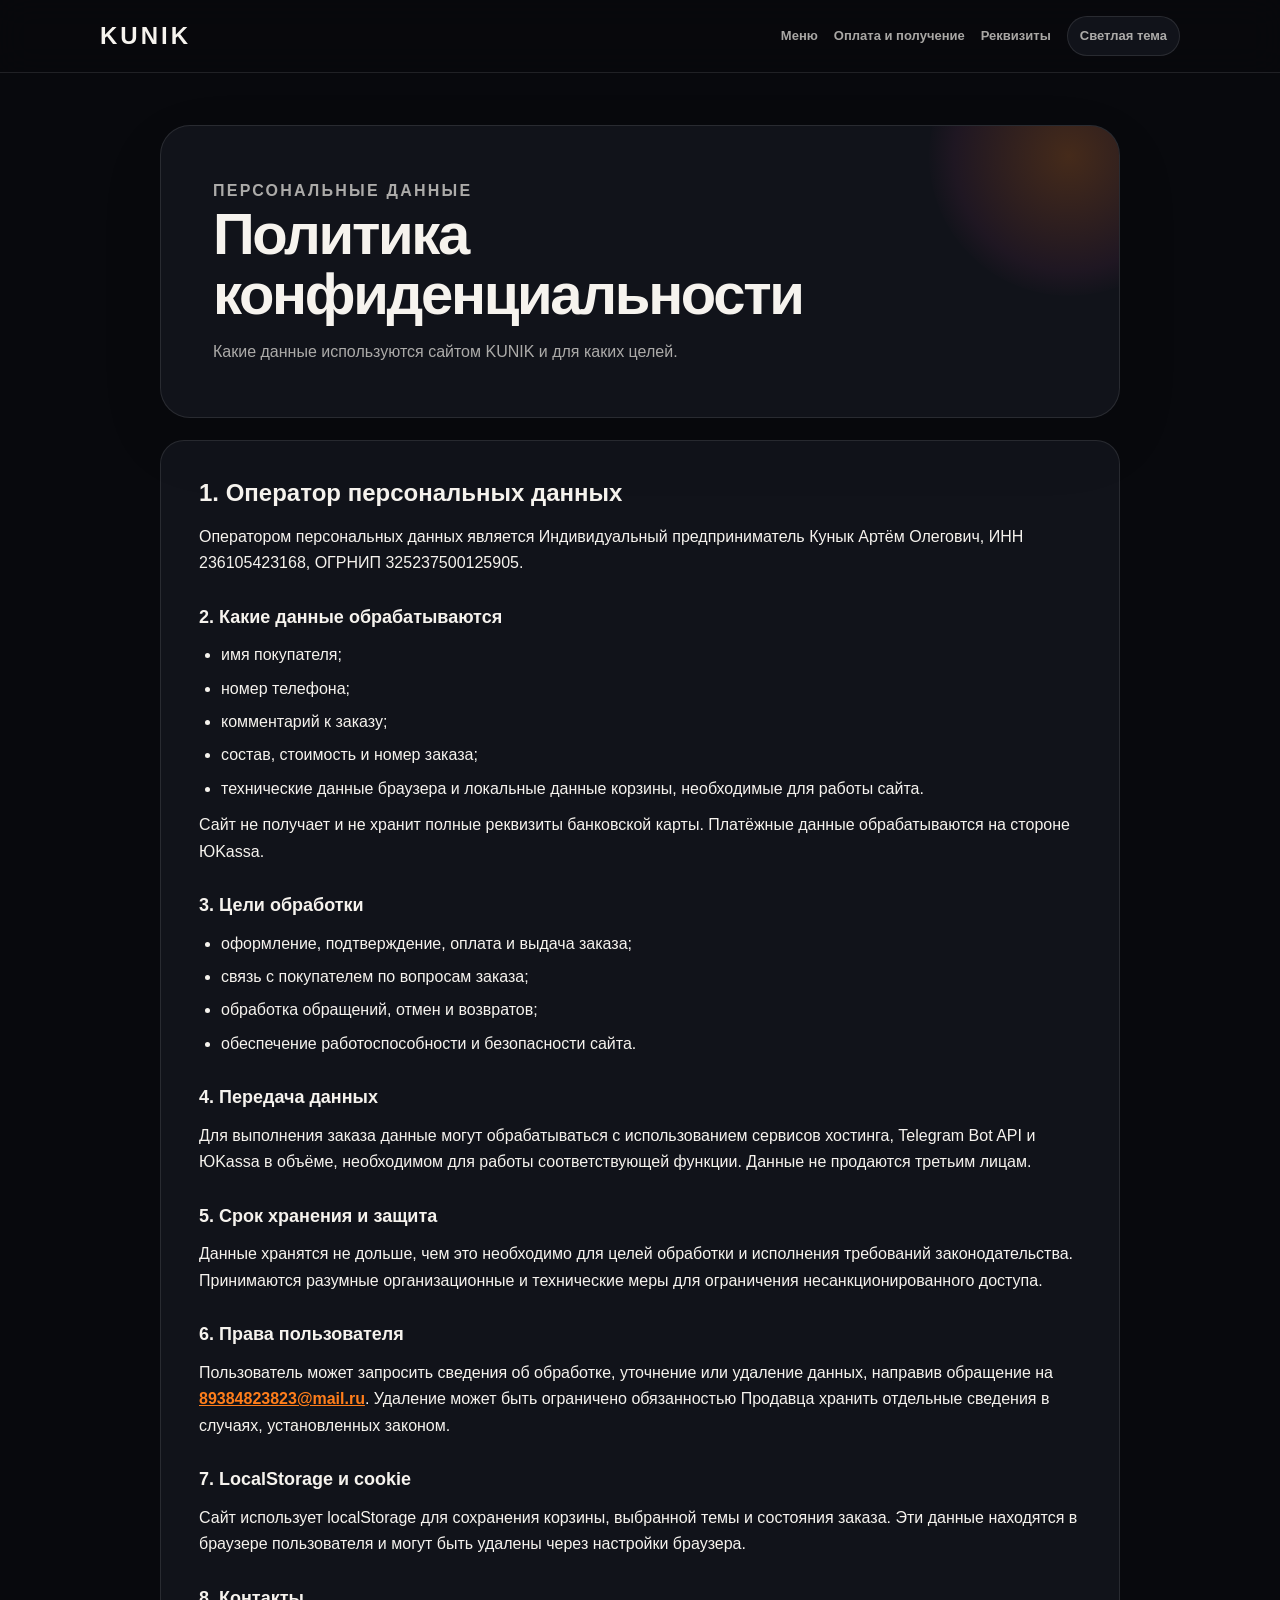
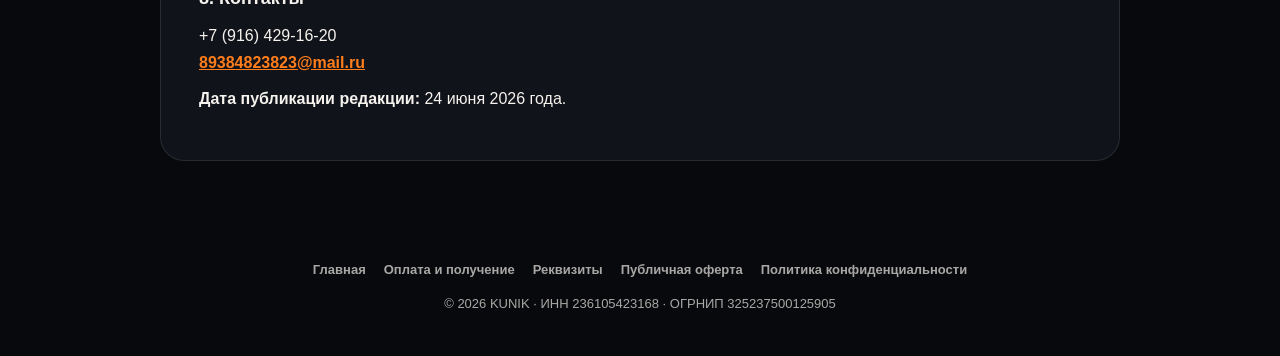
<file: privacy.html>
<!DOCTYPE html>
    <html lang="ru" data-theme="dark">
    <head>
      <meta charset="UTF-8">
      <meta name="viewport" content="width=device-width, initial-scale=1.0">
      <title>Политика конфиденциальности — KUNIK</title>
      <meta name="description" content="Политика конфиденциальности KUNIK. Информация для покупателей и реквизиты продавца.">
      <link rel="icon" href="favicon.ico" sizes="any">
      <link rel="icon" type="image/svg+xml" href="favicon.svg">
      <link rel="apple-touch-icon" href="favicon.png">
      <link rel="stylesheet" href="legal.css?v=1">
    </head>
    <body class="legal-page">
      <header class="legal-topbar">
        <a class="legal-logo" href="index.html">KUNIK</a>
        <nav class="legal-nav" aria-label="Навигация">
          <a href="index.html">Меню</a>
          <a href="delivery.html">Оплата и получение</a>
          <a href="requisites.html">Реквизиты</a>
          <button class="legal-theme-btn" id="legal-theme-toggle" type="button">Светлая тема</button>
        </nav>
      </header>

      <main class="legal-shell">
        <section class="legal-hero">
          <p class="legal-kicker">Персональные данные</p>
          <h1>Политика конфиденциальности</h1>
          <p>Какие данные используются сайтом KUNIK и для каких целей.</p>
        </section>

<section class="legal-card">
  <h2>1. Оператор персональных данных</h2>
  <p>Оператором персональных данных является Индивидуальный предприниматель Кунык Артём Олегович, ИНН 236105423168, ОГРНИП 325237500125905.</p>

  <h3>2. Какие данные обрабатываются</h3>
  <ul>
    <li>имя покупателя;</li>
    <li>номер телефона;</li>
    <li>комментарий к заказу;</li>
    <li>состав, стоимость и номер заказа;</li>
    <li>технические данные браузера и локальные данные корзины, необходимые для работы сайта.</li>
  </ul>
  <p>Сайт не получает и не хранит полные реквизиты банковской карты. Платёжные данные обрабатываются на стороне ЮKassa.</p>

  <h3>3. Цели обработки</h3>
  <ul>
    <li>оформление, подтверждение, оплата и выдача заказа;</li>
    <li>связь с покупателем по вопросам заказа;</li>
    <li>обработка обращений, отмен и возвратов;</li>
    <li>обеспечение работоспособности и безопасности сайта.</li>
  </ul>

  <h3>4. Передача данных</h3>
  <p>Для выполнения заказа данные могут обрабатываться с использованием сервисов хостинга, Telegram Bot API и ЮKassa в объёме, необходимом для работы соответствующей функции. Данные не продаются третьим лицам.</p>

  <h3>5. Срок хранения и защита</h3>
  <p>Данные хранятся не дольше, чем это необходимо для целей обработки и исполнения требований законодательства. Принимаются разумные организационные и технические меры для ограничения несанкционированного доступа.</p>

  <h3>6. Права пользователя</h3>
  <p>Пользователь может запросить сведения об обработке, уточнение или удаление данных, направив обращение на <a href="mailto:89384823823@mail.ru">89384823823@mail.ru</a>. Удаление может быть ограничено обязанностью Продавца хранить отдельные сведения в случаях, установленных законом.</p>

  <h3>7. LocalStorage и cookie</h3>
  <p>Сайт использует localStorage для сохранения корзины, выбранной темы и состояния заказа. Эти данные находятся в браузере пользователя и могут быть удалены через настройки браузера.</p>

  <h3>8. Контакты</h3>
  <p>+7 (916) 429-16-20<br><a href="mailto:89384823823@mail.ru">89384823823@mail.ru</a></p>
  <p><strong>Дата публикации редакции:</strong> 24 июня 2026 года.</p>
</section>

      </main>

      <footer class="legal-footer">
        <div class="legal-footer-links">
          <a href="index.html">Главная</a>
          <a href="delivery.html">Оплата и получение</a>
          <a href="requisites.html">Реквизиты</a>
          <a href="offer.html">Публичная оферта</a>
          <a href="privacy.html">Политика конфиденциальности</a>
        </div>
        <div>© 2026 KUNIK · ИНН 236105423168 · ОГРНИП 325237500125905</div>
      </footer>
      <script src="legal.js?v=1"></script>
    </body>
    </html>
</file>
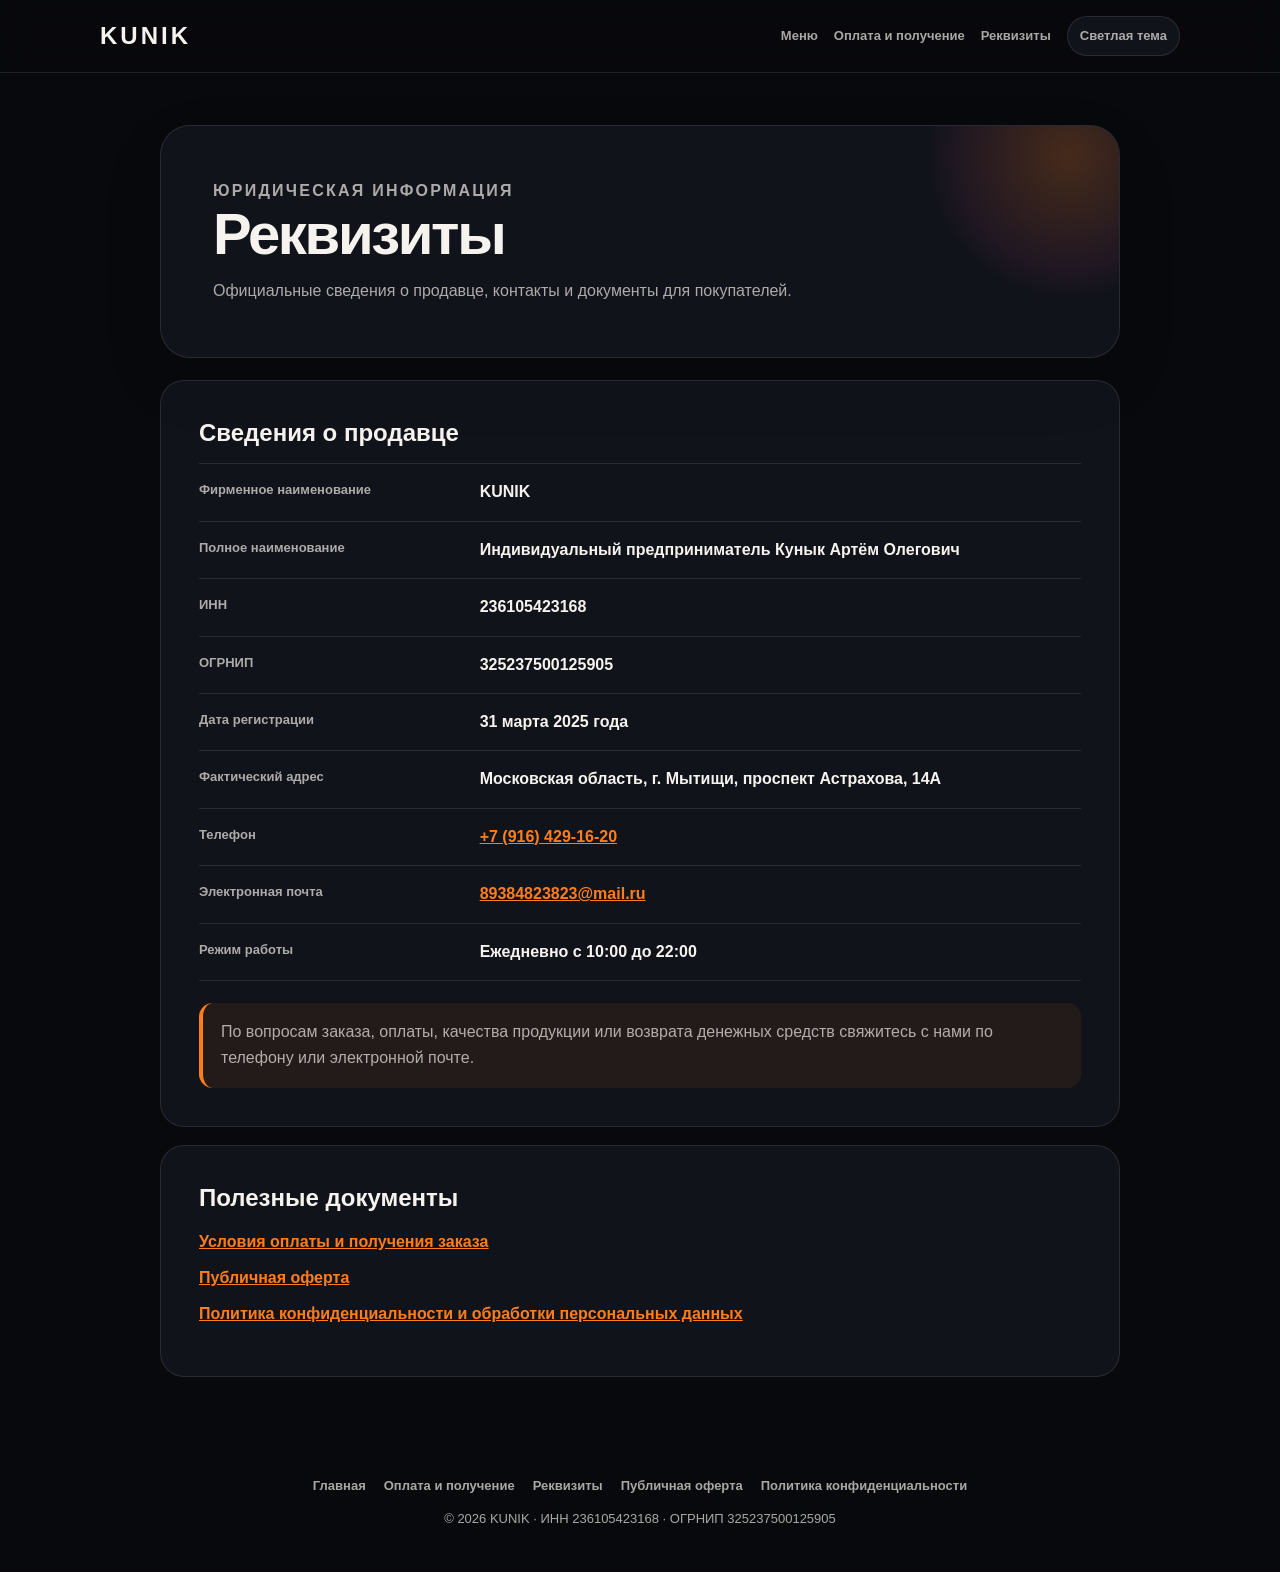
<file: requisites.html>
<!DOCTYPE html>
    <html lang="ru" data-theme="dark">
    <head>
      <meta charset="UTF-8">
      <meta name="viewport" content="width=device-width, initial-scale=1.0">
      <title>Реквизиты — KUNIK</title>
      <meta name="description" content="Реквизиты KUNIK. Информация для покупателей и реквизиты продавца.">
      <link rel="icon" href="favicon.ico" sizes="any">
      <link rel="icon" type="image/svg+xml" href="favicon.svg">
      <link rel="apple-touch-icon" href="favicon.png">
      <link rel="stylesheet" href="legal.css?v=1">
    </head>
    <body class="legal-page">
      <header class="legal-topbar">
        <a class="legal-logo" href="index.html">KUNIK</a>
        <nav class="legal-nav" aria-label="Навигация">
          <a href="index.html">Меню</a>
          <a href="delivery.html">Оплата и получение</a>
          <a href="requisites.html">Реквизиты</a>
          <button class="legal-theme-btn" id="legal-theme-toggle" type="button">Светлая тема</button>
        </nav>
      </header>

      <main class="legal-shell">
        <section class="legal-hero">
          <p class="legal-kicker">Юридическая информация</p>
          <h1>Реквизиты</h1>
          <p>Официальные сведения о продавце, контакты и документы для покупателей.</p>
        </section>

<section class="legal-card">
  <h2>Сведения о продавце</h2>
  <dl class="legal-details">
    <dt>Фирменное наименование</dt><dd>KUNIK</dd>
    <dt>Полное наименование</dt><dd>Индивидуальный предприниматель Кунык Артём Олегович</dd>
    <dt>ИНН</dt><dd>236105423168</dd>
    <dt>ОГРНИП</dt><dd>325237500125905</dd>
    <dt>Дата регистрации</dt><dd>31 марта 2025 года</dd>
    <dt>Фактический адрес</dt><dd>Московская область, г. Мытищи, проспект Астрахова, 14А</dd>
    <dt>Телефон</dt><dd><a href="tel:+79164291620">+7 (916) 429-16-20</a></dd>
    <dt>Электронная почта</dt><dd><a href="mailto:89384823823@mail.ru">89384823823@mail.ru</a></dd>
    <dt>Режим работы</dt><dd>Ежедневно с 10:00 до 22:00</dd>
  </dl>
  <div class="legal-note">
    По вопросам заказа, оплаты, качества продукции или возврата денежных средств свяжитесь с нами по телефону или электронной почте.
  </div>
</section>
<section class="legal-card">
  <h2>Полезные документы</h2>
  <p><a href="delivery.html">Условия оплаты и получения заказа</a></p>
  <p><a href="offer.html">Публичная оферта</a></p>
  <p><a href="privacy.html">Политика конфиденциальности и обработки персональных данных</a></p>
</section>

      </main>

      <footer class="legal-footer">
        <div class="legal-footer-links">
          <a href="index.html">Главная</a>
          <a href="delivery.html">Оплата и получение</a>
          <a href="requisites.html">Реквизиты</a>
          <a href="offer.html">Публичная оферта</a>
          <a href="privacy.html">Политика конфиденциальности</a>
        </div>
        <div>© 2026 KUNIK · ИНН 236105423168 · ОГРНИП 325237500125905</div>
      </footer>
      <script src="legal.js?v=1"></script>
    </body>
    </html>
</file>
<file: style.css>
/* =======================
   BASE
======================= */
* {
  margin: 0;
  padding: 0;
  box-sizing: border-box;
  font-family: 'Inter', Arial, sans-serif;
}

html {
  scroll-behavior: smooth;
}

body {
  background: #f9f9f9;
  color: #222;
}

/* =======================
   HEADER
======================= */
header {
  display: flex;
  justify-content: space-between;
  align-items: center;
  padding: 20px 10%;
  position: sticky;
  top: 0;
  background: rgba(255, 255, 255, 0.95);
  backdrop-filter: blur(8px);
  z-index: 1000;
  border-bottom: 1px solid #eee;
}

.logo {
  color: #ff4fa3;
  font-weight: 800;
  letter-spacing: 2px;
  font-size: 2.8em;
}

header h1 {
  font-size: 1.8em;
  letter-spacing: 2px;
}

nav {
  display: flex;
  gap: 18px;
  flex-wrap: wrap;
  align-items: center;
}

nav a {
  text-decoration: none;
  color: #222;
  font-weight: 500;
  transition: 0.25s;
}

nav a:hover {
  color: #ff7e1b;
}

/* =======================
   BUTTONS
======================= */
.btn {
  background: #ff7e1b;
  border: none;
  color: #fff;
  padding: 12px 24px;
  border-radius: 30px;
  font-size: 0.95em;
  cursor: pointer;
  transition: 0.25s;
}

.btn:hover {
  background: #ff933a;
  transform: translateY(-1px);
}

.add-to-cart,
.open-ser-modal {
  width: 100%;
  max-width: 220px;
}

/* =======================
   HERO
======================= */
.hero {
  min-height: 90vh;
  display: flex;
  justify-content: center;
  align-items: center;
  background: url('5215357575149325867.jpg') center/cover no-repeat;
  color: #fff;
  text-align: center;
  position: relative;
}

.hero::after {
  content: "";
  position: absolute;
  inset: 0;
  background: linear-gradient(
    90deg,
    rgba(0, 0, 0, 0.55),
    rgba(0, 0, 0, 0.25),
    rgba(0, 0, 0, 0.45)
  );
}

.hero-content {
  position: relative;
  z-index: 1;
  max-width: 700px;
  padding: 20px;
}

.hero h2 {
  font-size: 3em;
  margin-bottom: 12px;
}

.hero p {
  font-size: 1.15em;
  margin-bottom: 25px;
  color: #fff;
}

/* =======================
   SECTIONS
======================= */
section {
  padding: 52px 10%;
  text-align: center;
  opacity: 1;
  transform: translateY(0);
  transition: all 0.8s ease;
  scroll-margin-top: 100px;
}

#shawarma {
  padding-top: 110px;
}

#advantages {
  padding-bottom: 42px;
}

#about {
  padding-top: 42px;
  padding-bottom: 36px;
}

#contact {
  padding-top: 38px;
}

section h2 {
  margin-bottom: 20px;
  font-size: 2em;
}

#contact p {
  max-width: 900px;
  margin: 8px auto;
  color: #555;
  line-height: 1.7;
}

/* =======================
   MENU TABS
======================= */
.menu-tabs {
  display: flex;
  gap: 12px;
  justify-content: center;
  flex-wrap: wrap;
  margin: 12px 0 36px;
}

.menu-tab {
  text-decoration: none;
  color: #222;
  background: #fff;
  border: 1px solid #eee;
  padding: 10px 18px;
  border-radius: 999px;
  font-weight: 700;
  transition: all 0.25s ease;
  box-shadow: 0 4px 12px rgba(0, 0, 0, 0.04);
}

.menu-tab:hover {
  background: #fff3ea;
  border-color: #ffd8bc;
  color: #ff7e1b;
  transform: translateY(-1px);
}

.menu-tab.active {
  background: #ff7e1b;
  color: #fff;
  border-color: #ff7e1b;
}

/* =======================
   PRODUCT CARDS
======================= */
.menu {
  display: grid;
  grid-template-columns: repeat(3, minmax(0, 1fr));
  gap: 30px;
  margin-top: 0;
}

.item {
  background: #fff;
  border-radius: 20px;
  overflow: hidden;
  box-shadow: 0 10px 25px rgba(0, 0, 0, 0.08);
  transition: transform 0.3s, box-shadow 0.3s;
  display: flex;
  flex-direction: column;
  height: 100%;
}

.item:hover {
  transform: translateY(-6px);
  box-shadow: 0 14px 30px rgba(0, 0, 0, 0.12);
}

.item.product-added {
  animation: productAdded 0.6s ease;
}

@keyframes productAdded {
  0% {
    transform: scale(1);
  }
  35% {
    transform: scale(1.025);
    box-shadow: 0 18px 38px rgba(255, 126, 27, 0.20);
  }
  100% {
    transform: scale(1);
  }
}

.product-clickable {
  cursor: pointer;
}

.item img {
  width: 100%;
  height: 260px;
  object-fit: cover;
  display: block;
}

#combo .item img {
  height: 260px;
  object-fit: cover;
  object-position: center;
  background: #fff;
}

#sauces .menu {
  grid-template-columns: repeat(3, minmax(0, 1fr));
}

#sauces .item img {
  height: 180px;
  object-fit: contain;
  padding: 14px;
  background: #fafafa;
}

.item h3 {
  margin: 16px 0 8px;
  font-size: 1.2em;
}

.item p {
  font-size: 0.95em;
  color: #555;
  margin-bottom: 18px;
  padding: 0 15px;
  line-height: 1.6;
}

.card-actions {
  margin-top: auto;
  padding: 0 15px 20px;
  display: flex;
  flex-direction: column;
  gap: 12px;
  align-items: center;
}

.price {
  background: #fff3ea;
  color: #ff7e1b;
  font-weight: 700;
  border-radius: 20px;
  padding: 8px 18px;
}

.coming-soon {
  color: #777;
}

/* =======================
   ADVANTAGES / CONTACT
======================= */
.advantages {
  display: grid;
  grid-template-columns: repeat(auto-fit, minmax(250px, 1fr));
  gap: 25px;
  margin-top: 40px;
}

.adv-card {
  background: #fff;
  padding: 30px 25px;
  border-radius: 18px;
  box-shadow: 0 5px 15px rgba(0, 0, 0, 0.08);
  transition: transform 0.3s;
}

.adv-card:hover {
  transform: translateY(-5px);
}

.adv-card h3 {
  margin-bottom: 12px;
}

.adv-card p {
  color: #666;
  line-height: 1.6;
}

.contact-buttons {
  margin-top: 20px;
  display: flex;
  justify-content: center;
  gap: 15px;
  flex-wrap: wrap;
}

.telegram-btn {
  background: #229ed9;
  display: inline-flex;
  align-items: center;
  gap: 10px;
}

.telegram-btn:hover {
  background: #168ac4;
}

.map-btn {
  background: #2b2b2b;
}

.map-btn:hover {
  background: #3a3a3a;
}


.about-section {
  padding-top: 38px;
  padding-bottom: 36px;
}

.about-card {
  max-width: 780px;
  margin: 0 auto;
  background: #fff;
  border: 1px solid #f0f0f0;
  border-radius: 28px;
  padding: 30px 32px;
  box-shadow: 0 14px 36px rgba(0, 0, 0, 0.06);
  text-align: center;
}

.about-mark {
  display: inline-flex;
  align-items: center;
  justify-content: center;
  padding: 7px 14px;
  border-radius: 999px;
  background: #fff3ea;
  color: #ff7e1b;
  font-weight: 900;
  letter-spacing: 1.5px;
  font-size: 12px;
  margin-bottom: 10px;
}

.about-card h2 {
  margin-bottom: 12px;
}

.about-card p {
  max-width: 690px;
  margin: 0 auto;
  color: #555;
  line-height: 1.75;
}

.about-points {
  display: grid;
  grid-template-columns: repeat(3, minmax(0, 1fr));
  gap: 12px;
  margin-top: 24px;
}

.about-point {
  background: #fafafa;
  border: 1px solid #f2f2f2;
  border-radius: 18px;
  padding: 15px 14px;
  text-align: left;
}

.about-point strong {
  display: block;
  color: #222;
  font-size: 13px;
  margin-bottom: 5px;
}

.about-point span {
  display: block;
  color: #666;
  font-size: 13px;
  line-height: 1.45;
}

.contact-section {
  padding-top: 38px;
  padding-bottom: 58px;
}

.contact-card {
  max-width: 780px;
  margin: 0 auto;
  background: #fff;
  border: 1px solid #f0f0f0;
  border-radius: 28px;
  padding: 28px;
  box-shadow: 0 14px 36px rgba(0, 0, 0, 0.06);
  text-align: left;
}

.contact-card-head {
  text-align: center;
  margin-bottom: 24px;
}

.contact-mark {
  display: inline-flex;
  align-items: center;
  justify-content: center;
  padding: 7px 14px;
  border-radius: 999px;
  background: #fff3ea;
  color: #ff7e1b;
  font-weight: 900;
  letter-spacing: 1.5px;
  font-size: 12px;
  margin-bottom: 10px;
}

.contact-card-head h3 {
  font-size: 1.45em;
  margin-bottom: 8px;
  color: #222;
}

.contact-card-head p {
  color: #666;
  line-height: 1.6;
  margin: 0 auto;
  max-width: 560px;
}

.contact-info-list {
  display: grid;
  grid-template-columns: repeat(3, minmax(0, 1fr));
  gap: 12px;
  margin-bottom: 24px;
}

.contact-info-item {
  display: flex;
  gap: 10px;
  align-items: flex-start;
  background: #fafafa;
  border: 1px solid #f2f2f2;
  border-radius: 18px;
  padding: 14px;
}

.contact-icon {
  width: 32px;
  height: 32px;
  border-radius: 50%;
  background: #fff;
  display: inline-flex;
  align-items: center;
  justify-content: center;
  flex-shrink: 0;
  box-shadow: 0 4px 12px rgba(0, 0, 0, 0.05);
}

.contact-info-item strong {
  display: block;
  color: #222;
  font-size: 13px;
  margin-bottom: 4px;
}

.contact-info-item span:last-child {
  display: block;
  color: #666;
  font-size: 13px;
  line-height: 1.45;
}

.contact-card .contact-buttons {
  margin-top: 0;
}

/* =======================
   FLOATING TELEGRAM
======================= */
.floating-telegram {
  position: fixed;
  right: 20px;
  bottom: 20px;
  width: 54px;
  height: 54px;
  border-radius: 50%;
  background: #0088cc;
  color: #fff;
  display: flex;
  justify-content: center;
  align-items: center;
  font-size: 24px;
  text-decoration: none;
  box-shadow: 0 8px 20px rgba(0, 136, 204, 0.28);
  z-index: 1500;
  transition: transform 0.3s, background 0.3s;
}

.floating-telegram:hover {
  background: #0099e6;
  transform: scale(1.08);
}

/* =======================
   CART
======================= */
.cart-toggle {
  border: none;
  background: #fff3ea;
  color: #ff7e1b;
  padding: 10px 16px;
  border-radius: 999px;
  font-size: 0.95em;
  font-weight: 600;
  cursor: pointer;
  display: inline-flex;
  align-items: center;
  gap: 8px;
  transition: 0.25s;
}

.cart-toggle:hover {
  background: #ffe6d2;
}

.cart-badge {
  min-width: 22px;
  height: 22px;
  border-radius: 50%;
  background: #ff7e1b;
  color: #fff;
  display: inline-flex;
  justify-content: center;
  align-items: center;
  font-size: 12px;
  padding: 0 6px;
}

.cart-toggle.cart-pulse {
  animation: cartPulse 0.65s ease;
}

@keyframes cartPulse {
  0% {
    transform: scale(1);
  }
  35% {
    transform: scale(1.08);
    box-shadow: 0 8px 24px rgba(255, 126, 27, 0.28);
  }
  100% {
    transform: scale(1);
  }
}

.cart-overlay {
  position: fixed;
  inset: 0;
  background: rgba(0, 0, 0, 0.48);
  backdrop-filter: blur(3px);
  opacity: 0;
  visibility: hidden;
  transition: 0.3s;
  z-index: 2998;
}

.cart-overlay.active {
  opacity: 1;
  visibility: visible;
}

.cart-drawer {
  position: fixed;
  top: 0;
  right: -450px;
  width: 430px;
  max-width: 100%;
  height: 100vh;
  background: #fff;
  box-shadow: -18px 0 50px rgba(0, 0, 0, 0.18);
  z-index: 3000;
  display: flex;
  flex-direction: column;
  border-radius: 28px 0 0 28px;
  transition: right 0.35s ease;
}

.cart-drawer.active {
  right: 0;
}

.cart-drawer-header {
  display: flex;
  align-items: center;
  justify-content: space-between;
  padding: 24px 22px;
  border-bottom: 1px solid #f1f1f1;
}

.cart-drawer-header h2 {
  font-size: 1.52em;
  font-weight: 900;
  margin: 0;
}

.cart-close {
  border: none;
  background: #f7f7f7;
  color: #222;
  width: 38px;
  height: 38px;
  border-radius: 50%;
  font-size: 24px;
  cursor: pointer;
  transition: 0.25s;
}

.cart-close:hover {
  background: #ff7e1b;
  color: #fff;
}

.cart-drawer-body {
  flex: 1;
  overflow-y: auto;
  padding: 18px 20px;
}

.cart-row {
  display: grid;
  grid-template-columns: 1fr auto;
  align-items: center;
  gap: 12px;
  padding: 13px;
  margin-bottom: 10px;
  border: 1px solid #f2f2f2;
  border-radius: 20px;
  background: #fff;
  box-shadow: 0 8px 20px rgba(0, 0, 0, 0.045);
}

.cart-item-left {
  display: flex;
  align-items: center;
  gap: 12px;
  min-width: 0;
}

.cart-item-thumb {
  width: 66px;
  height: 66px;
  object-fit: cover;
  border-radius: 16px;
  flex-shrink: 0;
  background: #fafafa;
}

.cart-item-info {
  display: flex;
  flex-direction: column;
  gap: 4px;
  min-width: 0;
}

.cart-item-name {
  color: #222;
  font-size: 14px;
  font-weight: 900;
  line-height: 1.22;
  max-width: 185px;
}

.cart-item-price {
  color: #888;
  font-size: 12px;
}

.cart-right {
  display: flex;
  flex-direction: column;
  align-items: flex-end;
  gap: 8px;
}

.cart-controls {
  display: flex;
  align-items: center;
  gap: 9px;
  background: #f7f7f7;
  border-radius: 999px;
  padding: 5px 8px;
}

.qty-btn {
  border: none;
  background: #fff;
  color: #222;
  width: 28px;
  height: 28px;
  border-radius: 50%;
  font-size: 18px;
  font-weight: 800;
  cursor: pointer;
  box-shadow: 0 2px 6px rgba(0, 0, 0, 0.08);
  transition: 0.2s;
}

.qty-btn:hover {
  background: #ff7e1b;
  color: #fff;
}

.qty-value {
  min-width: 18px;
  text-align: center;
  font-weight: 800;
  font-size: 13px;
}

.cart-line-total {
  font-size: 14px;
  font-weight: 900;
  color: #222;
}

.empty-cart {
  text-align: center;
  color: #888;
  padding: 50px 10px;
}

.cart-drawer-footer {
  padding: 14px 16px 16px;
  border-top: 1px solid #f0f0f0;
  background: #fff;
  box-shadow: 0 -8px 24px rgba(0, 0, 0, 0.04);
}

.promo-block {
  background: #fff;
  border: 1px solid #f0f0f0;
  padding: 12px;
  border-radius: 16px;
  margin-bottom: 10px;
  text-align: left;
}
.customer-block {
  display: none;
  background: #fff8f2;
  border: 1px solid #ffe0c2;
  padding: 14px;
  border-radius: 18px;
  margin-bottom: 10px;
  text-align: left;
}

.cart-drawer.checkout-mode .customer-block {
  display: block;
}

.customer-input {
  width: 100%;
  height: 40px;
  border: 1px solid #ddd;
  border-radius: 14px;
  background: #fff;
  padding: 0 12px;
  font-size: 13px;
  outline: none;
  margin-bottom: 8px;
}

.customer-input:focus {
  border-color: #ff7e1b;
}

.customer-textarea {
  height: 70px;
  padding-top: 10px;
  resize: none;
  font-family: inherit;
}


.cart-drawer.success-mode .cart-drawer-body,
.cart-drawer.success-mode .cart-drawer-footer {
  display: none;
}

.order-success {
  display: none;
  flex: 1;
  padding: 24px;
  align-items: center;
  justify-content: center;
  text-align: center;
}

.cart-drawer.success-mode .order-success {
  display: flex;
}

.order-success-card {
  width: 100%;
  background: #fff;
  border: 1px solid #f0f0f0;
  border-radius: 24px;
  padding: 26px 22px 24px;
  box-shadow: 0 14px 36px rgba(0, 0, 0, 0.08);
  position: relative;
  overflow: hidden;
}

.receipt-card::before,
.receipt-card::after {
  content: "";
  position: absolute;
  left: 20px;
  right: 20px;
  height: 1px;
  background: repeating-linear-gradient(
    90deg,
    #e8e8e8 0,
    #e8e8e8 8px,
    transparent 8px,
    transparent 14px
  );
}

.receipt-card::before {
  top: 62px;
}

.receipt-card::after {
  bottom: 74px;
}

.receipt-brand {
  color: #ff4fa3;
  font-size: 28px;
  font-weight: 900;
  letter-spacing: 2px;
  margin-bottom: 22px;
}

.order-success-icon {
  width: 60px;
  height: 60px;
  border-radius: 50%;
  background: #ff7e1b;
  color: #fff;
  display: inline-flex;
  align-items: center;
  justify-content: center;
  font-size: 26px;
  margin-bottom: 16px;
  box-shadow: 0 10px 22px rgba(255, 126, 27, 0.24);
}

.order-success-card h3 {
  font-size: 24px;
  margin-bottom: 8px;
  color: #222;
}

.order-success-card p {
  color: #666;
  font-size: 14px;
  line-height: 1.5;
  margin-bottom: 16px;
}

.order-number {
  background: #fff8f2;
  border: 1px solid #ffe0c2;
  border-radius: 18px;
  padding: 13px;
  margin-bottom: 14px;
  color: #555;
  font-size: 13px;
  display: flex;
  flex-direction: column;
  gap: 4px;
}

.order-number strong {
  color: #ff7e1b;
  font-size: 18px;
  letter-spacing: 0.5px;
}

.receipt-note {
  color: #777;
  font-size: 13px;
  margin: 4px 0 22px;
}

.promo-label {
  display: block;
  font-size: 13px;
  font-weight: 700;
  margin-bottom: 7px;
  color: #222;
}

.promo-row {
  display: flex;
  gap: 8px;
}

.promo-input {
  flex: 1;
  height: 40px;
  border: 1px solid #ddd;
  border-radius: 14px;
  background: #fff;
  padding: 0 12px;
  font-size: 13px;
  outline: none;
}

.promo-input:focus {
  border-color: #ff7e1b;
}

.promo-btn {
  height: 40px;
  white-space: nowrap;
  padding: 0 15px;
  border-radius: 14px;
  font-size: 13px;
  font-weight: 800;
  background: #ff7e1b;
}

.promo-btn.applied {
  background: #ff7e1b;
}

.promo-message {
  min-height: 0;
  margin-top: 6px;
  font-size: 12px;
  color: #1a8f3c;
}

.promo-message.error {
  color: #d33;
}

.cart-summary-list {
  background: #fafafa;
  padding: 12px 14px;
  border-radius: 16px;
  margin-bottom: 10px;
}

.summary-row {
  display: flex;
  justify-content: space-between;
  align-items: center;
  margin-bottom: 7px;
  color: #333;
  font-size: 13px;
}

.summary-row strong {
  font-size: 13px;
}

.total-row {
  font-size: 15px;
  font-weight: 800;
  padding-top: 9px;
  margin-top: 3px;
  border-top: 1px solid #e9e9e9;
}

.total-row strong {
  font-size: 16px;
}

.checkout-btn {
  width: 100%;
  height: 42px;
  justify-content: center;
  border-radius: 15px;
  font-size: 13px;
  font-weight: 800;
  margin-bottom: 8px;
}

#send-order-btn {
  background: #ff7e1b;
}

#send-order-btn:hover {
  background: #ff933a;
}

#send-order-btn:disabled {
  opacity: 0.75;
  cursor: not-allowed;
}

.clear-btn {
  height: 40px;
  background: #f1f1f1;
  color: #555;
  font-size: 13px;
  border-radius: 15px;
}

.clear-btn:hover {
  background: #e5e5e5;
  color: #222;
}


/* =======================
   EMPTY CART / PRODUCT COUNTER / MOBILE MINI CART
======================= */
.cart-drawer.cart-empty .cart-drawer-footer {
  display: none;
}

.cart-drawer.cart-empty .cart-drawer-body {
  display: flex;
  align-items: center;
  justify-content: center;
}

.empty-cart-state {
  max-width: 310px;
  margin: 0 auto;
  padding: 40px 10px;
}

.empty-cart-icon {
  width: 70px;
  height: 70px;
  border-radius: 24px;
  display: inline-flex;
  align-items: center;
  justify-content: center;
  background: #fff3ea;
  color: #ff7e1b;
  font-size: 26px;
  margin-bottom: 18px;
}

.empty-cart-state h3 {
  color: #222;
  font-size: 22px;
  margin-bottom: 10px;
}

.empty-cart-state p {
  color: #777;
  line-height: 1.5;
  margin-bottom: 18px;
}

.empty-cart-menu-btn {
  width: 100%;
  max-width: 230px;
}

.product-counter-btn {
  max-width: 220px;
  display: inline-flex;
  justify-content: space-between;
  align-items: center;
  gap: 14px;
  padding: 10px 14px;
  background: #ff7e1b;
}

.product-counter-btn:hover {
  background: #ff7e1b;
  transform: none;
}

.card-counter-action {
  width: 32px;
  height: 32px;
  border-radius: 50%;
  display: inline-flex;
  align-items: center;
  justify-content: center;
  background: rgba(255, 255, 255, 0.22);
  color: #fff;
  font-size: 20px;
  font-weight: 900;
}

.card-counter-value {
  min-width: 26px;
  text-align: center;
  color: #fff;
  font-weight: 900;
}

.mobile-mini-cart {
  display: none;
}

/* =======================
   PRODUCT MODAL
======================= */
.product-modal-overlay {
  position: fixed;
  inset: 0;
  background: rgba(0, 0, 0, 0.45);
  opacity: 0;
  visibility: hidden;
  transition: 0.3s;
  z-index: 3000;
}

.product-modal-overlay.active {
  opacity: 1;
  visibility: visible;
}

.product-modal {
  position: fixed;
  top: 50%;
  left: 50%;
  width: min(920px, calc(100% - 30px));
  background: #fff;
  border-radius: 28px;
  transform: translate(-50%, -50%) scale(0.96);
  opacity: 0;
  visibility: hidden;
  transition: 0.25s ease;
  z-index: 3001;
  box-shadow: 0 25px 60px rgba(0, 0, 0, 0.22);
}

.product-modal.active {
  opacity: 1;
  visibility: visible;
  transform: translate(-50%, -50%) scale(1);
}

.product-modal-close {
  position: absolute;
  top: 14px;
  right: 14px;
  width: 42px;
  height: 42px;
  border: none;
  border-radius: 50%;
  background: #f3f3f3;
  font-size: 28px;
  cursor: pointer;
}

.product-modal-content {
  display: grid;
  grid-template-columns: 1.1fr 1fr;
  gap: 24px;
  padding: 28px;
  align-items: center;
}

.product-modal-image-wrap {
  display: flex;
  justify-content: center;
  align-items: center;
}

.product-modal-image {
  width: 100%;
  max-width: 380px;
  border-radius: 24px;
  object-fit: cover;
  box-shadow: 0 12px 28px rgba(0, 0, 0, 0.12);
}

.product-modal-info h2,
.product-modal-info h3,
.product-modal-desc,
.product-modal-base-price {
  text-align: left;
}

.product-modal-info h2 {
  margin-bottom: 10px;
}

.product-modal-desc {
  color: #666;
  line-height: 1.6;
  margin-bottom: 8px;
}

.product-modal-base-price {
  color: #222;
  font-weight: 700;
  margin-bottom: 24px;
}

.product-modal-info h3 {
  margin-bottom: 14px;
  font-size: 1.2em;
}

.option-list {
  display: grid;
  grid-template-columns: repeat(auto-fit, minmax(160px, 1fr));
  gap: 14px;
  margin-bottom: 24px;
}

.option-card {
  border: 2px solid #eee;
  border-radius: 18px;
  padding: 18px 16px;
  display: flex;
  flex-direction: column;
  gap: 8px;
  cursor: pointer;
  transition: 0.25s;
  text-align: left;
}

.option-card.active {
  border-color: #ff7e1b;
  background: #fff8f2;
}

.option-card input {
  display: none;
}

.option-title {
  font-weight: 700;
  color: #222;
}

.option-price {
  color: #ff7e1b;
  font-weight: 700;
}

.modal-add-btn {
  width: 100%;
  font-size: 1em;
  padding: 14px 20px;
}

/* =======================
   FOOTER / NOTIFICATION
======================= */
footer {
  background: #fff;
  text-align: center;
  padding: 34px 20px;
  border-top: 1px solid #eee;
  color: #666;
  font-size: 14px;
}

footer p {
  margin: 4px 0;
}

.footer-author {
  font-size: 13px;
  color: #999;
}

.notification {
  position: fixed;
  top: 20px;
  right: 20px;
  background: #4caf50;
  color: #fff;
  padding: 15px 20px;
  border-radius: 10px;
  font-size: 16px;
  opacity: 0;
  transform: translateY(-20px);
  transition: all 0.3s ease;
  z-index: 9999;
}

.notification.show {
  opacity: 1;
  transform: translateY(0);
}

.notification.error {
  background: #e74c3c;
}


/* =======================
   KUNIK PICKER
======================= */
.kunik-picker-section {
  padding-top: 34px;
  padding-bottom: 34px;
}

.kunik-picker-card {
  max-width: 1100px;
  margin: 0 auto;
  background: linear-gradient(135deg, #fff, #fff8f2);
  border: 1px solid #f2eee9;
  border-radius: 28px;
  padding: 26px 28px;
  box-shadow: 0 16px 40px rgba(0, 0, 0, 0.07);
  display: grid;
  grid-template-columns: 1fr auto;
  gap: 22px;
  align-items: center;
  text-align: left;
}

.kunik-picker-mark {
  display: inline-block;
  color: #ff4fa3;
  font-size: 12px;
  font-weight: 900;
  letter-spacing: 0.12em;
  text-transform: uppercase;
  margin-bottom: 8px;
}

.kunik-picker-content h2 {
  margin: 0 0 8px;
  font-size: 1.9em;
}

.kunik-picker-content p {
  color: #666;
  line-height: 1.6;
  margin: 0;
}

.kunik-picker-actions {
  display: flex;
  justify-content: flex-end;
}

.kunik-picker-btn {
  white-space: nowrap;
  font-weight: 900;
}

.kunik-picker-secondary {
  background: #242424;
}

.kunik-picker-secondary:hover {
  background: #333;
}

.shake-kunik-card {
  position: relative;
  overflow: hidden;
}

.shake-kunik-card::after {
  content: "";
  position: absolute;
  width: 190px;
  height: 190px;
  right: -72px;
  top: -82px;
  background: radial-gradient(circle, rgba(255, 126, 27, 0.23), rgba(255, 126, 27, 0));
  pointer-events: none;
}

.shake-kunik-actions {
  flex-wrap: wrap;
  gap: 10px;
  max-width: 330px;
}

.kunik-shake-status {
  width: 100%;
  margin: 0;
  color: #777;
  font-size: 13px;
  line-height: 1.45;
  text-align: right;
}

#kunik-shake-btn.shake-active {
  animation: shakeButtonPulse 1.1s ease infinite;
}

@keyframes shakeButtonPulse {
  0%, 100% { transform: translateY(0) scale(1); }
  50% { transform: translateY(-1px) scale(1.03); }
}

.kunik-choice {
  grid-column: 1 / -1;
  background: #fff;
  border: 1px solid #f1f1f1;
  border-radius: 22px;
  padding: 18px;
  opacity: 0;
  transform: translateY(8px);
  transition: 0.25s ease;
}

.kunik-choice.show {
  opacity: 1;
  transform: translateY(0);
}

.kunik-choice-head span {
  color: #ff7e1b;
  font-size: 12px;
  font-weight: 900;
  text-transform: uppercase;
  letter-spacing: 0.08em;
}

.kunik-choice-head strong {
  display: block;
  margin-top: 4px;
  font-size: 1.25em;
  color: #222;
}

.kunik-choice-head p {
  margin: 4px 0 14px;
  color: #777;
}

.kunik-choice-list {
  list-style: none;
  display: grid;
  gap: 8px;
  margin: 0 0 14px;
  padding: 0;
}

.kunik-choice-list li,
.kunik-choice-total {
  display: flex;
  justify-content: space-between;
  gap: 12px;
  background: #fafafa;
  border-radius: 14px;
  padding: 10px 12px;
  color: #333;
}

.kunik-choice-total {
  background: #fff3ea;
  color: #222;
  font-weight: 900;
  margin-bottom: 14px;
}

.kunik-choice-add {
  width: 100%;
  justify-content: center;
  font-weight: 900;
}

/* =======================
   RESPONSIVE
======================= */
@media (max-width: 1100px) {
  .menu,
  #sauces .menu {
    grid-template-columns: repeat(2, minmax(0, 1fr));
  }
}

@media (max-width: 900px) {
  header {
    flex-direction: column;
    gap: 15px;
    padding: 16px 6%;
  }

  nav {
    justify-content: center;
  }

  .hero h2 {
    font-size: 2.2em;
  }

  section {
    padding: 60px 6%;
  }

  #shawarma {
    padding-top: 100px;
  }

  .product-modal-content {
    grid-template-columns: 1fr;
  }

  .product-modal-image {
    max-width: 280px;
  }
}

@media (max-width: 700px) {
  .cart-drawer {
    width: 100%;
    right: -100%;
    border-radius: 0;
  }

  .cart-toggle span:first-of-type {
    display: none;
  }

  .option-list {
    grid-template-columns: 1fr;
  }
}

@media (max-width: 680px) {
  .menu,
  #sauces .menu {
    grid-template-columns: 1fr;
  }
}

@media (max-width: 600px) {
  .hero {
    min-height: 75vh;
  }

  .hero h2 {
    font-size: 1.8em;
  }

  .hero p {
    font-size: 1em;
  }

  .item img {
    height: 210px;
  }

  #combo .item img {
    height: 230px;
  }

  .floating-telegram {
    width: 52px;
    height: 52px;
    font-size: 23px;
    right: 15px;
    bottom: 15px;
  }

  .cart-drawer-header {
    padding: 20px 18px;
  }

  .cart-drawer-body {
    padding: 16px;
  }

  .cart-row {
    grid-template-columns: 1fr;
  }

  .cart-right {
    flex-direction: row;
    justify-content: space-between;
    align-items: center;
  }

  .cart-item-name {
    max-width: none;
  }

  .promo-row {
    flex-direction: column;
  }

  .promo-btn {
    width: 100%;
  }


  .about-card {
    padding: 22px 20px;
    border-radius: 24px;
  }

  .about-points {
    grid-template-columns: 1fr;
  }
  .contact-card {
    padding: 20px;
    border-radius: 24px;
  }

  .contact-info-list {
    grid-template-columns: 1fr;
  }

  .contact-card .contact-buttons {
    flex-direction: column;
  }

  .contact-card .contact-buttons .btn {
    width: 100%;
    justify-content: center;
  }

}

/* =======================
   MOBILE UX POLISH
======================= */
.mobile-category-bar {
  display: none;
}

@media (max-width: 700px) {
  header {
    position: relative;
    top: auto;
    flex-direction: column;
    justify-content: center;
    gap: 8px;
    padding: 10px 6% 9px;
  }

  .logo {
    font-size: 2.15em;
    line-height: 1;
    text-align: center;
  }

  nav {
    width: 100%;
    justify-content: center;
    gap: 14px;
    font-size: 15px;
  }

  nav a {
    font-size: 15px;
  }

  .cart-toggle {
    padding: 8px 12px;
    font-size: 14px;
  }

  .cart-badge {
    min-width: 22px;
    height: 22px;
    font-size: 12px;
  }

  .mobile-category-bar {
    display: flex;
    position: sticky;
    top: 0;
    z-index: 980;
    gap: 8px;
    overflow-x: auto;
    padding: 8px 6%;
    background: rgba(249, 249, 249, 0.97);
    border-bottom: 1px solid #eee;
    backdrop-filter: blur(8px);
    -webkit-overflow-scrolling: touch;
    scrollbar-width: none;
  }

  .mobile-category-bar::-webkit-scrollbar {
    display: none;
  }

  .mobile-category-bar a {
    flex: 0 0 auto;
    text-decoration: none;
    color: #222;
    background: #fff;
    border: 1px solid #eee;
    padding: 8px 14px;
    border-radius: 999px;
    font-size: 13px;
    font-weight: 800;
    box-shadow: 0 4px 12px rgba(0, 0, 0, 0.04);
  }

  .mobile-category-bar a:first-child {
    background: #ff7e1b;
    color: #fff;
    border-color: #ff7e1b;
  }

  .menu-tabs {
    display: none;
  }

  section {
    padding: 34px 6%;
    scroll-margin-top: 58px;
  }

  #shawarma {
    padding-top: 30px;
  }

  #advantages,
  #about,
  #contact {
    padding-top: 30px;
    padding-bottom: 30px;
  }

  section h2 {
    font-size: 1.6em;
    margin-bottom: 16px;
  }

  .menu,
  #sauces .menu {
    gap: 18px;
  }

  .item {
    border-radius: 18px;
    box-shadow: 0 8px 22px rgba(0, 0, 0, 0.07);
  }

  .item:hover {
    transform: none;
  }

  .item img {
    height: 180px;
  }

  #combo .item img {
    height: 185px;
  }

  #sauces .item img {
    height: 140px;
    padding: 12px;
  }

  .item h3 {
    margin: 12px 0 6px;
    font-size: 1.1em;
  }

  .item p {
    font-size: 0.9em;
    line-height: 1.45;
    margin-bottom: 12px;
    padding: 0 14px;
  }

  .card-actions {
    gap: 10px;
    padding: 0 14px 16px;
  }

  .price {
    padding: 6px 16px;
    font-size: 0.95em;
  }

  .add-to-cart,
  .open-ser-modal {
    max-width: none;
    height: 44px;
    padding: 10px 18px;
  }

  .floating-telegram {
    display: none !important;
  }

  .cart-drawer {
    height: 100dvh;
  }

  .cart-drawer-header {
    padding: 16px 18px;
  }

  .cart-drawer-header h2 {
    font-size: 1.35em;
  }

  .cart-drawer-body {
    padding: 14px;
  }

  .cart-row {
    grid-template-columns: 1fr auto;
    padding: 10px;
    border-radius: 17px;
    margin-bottom: 8px;
  }

  .cart-item-thumb {
    width: 58px;
    height: 58px;
    border-radius: 14px;
  }

  .cart-item-name {
    max-width: none;
    font-size: 13px;
  }

  .cart-item-price {
    font-size: 11px;
  }

  .cart-right {
    flex-direction: column;
    align-items: flex-end;
    gap: 7px;
  }

  .cart-controls {
    padding: 4px 6px;
    gap: 7px;
  }

  .qty-btn {
    width: 26px;
    height: 26px;
    font-size: 16px;
  }

  .cart-drawer-footer {
    padding: 12px 14px calc(12px + env(safe-area-inset-bottom));
  }

  .promo-block,
  .customer-block,
  .cart-summary-list {
    border-radius: 16px;
  }

  .checkout-btn {
    height: 44px;
  }
}

@media (max-width: 380px) {
  .logo {
    font-size: 1.95em;
  }

  nav {
    gap: 10px;
  }

  nav a {
    font-size: 14px;
  }

  .mobile-category-bar a {
    padding: 8px 12px;
  }

  .item img {
    height: 165px;
  }
}



@media (max-width: 700px) {
  .mobile-mini-cart {
    position: fixed;
    left: 14px;
    right: 14px;
    bottom: 14px;
    z-index: 2600;
    min-height: 56px;
    border: none;
    border-radius: 20px;
    background: #222;
    color: #fff;
    box-shadow: 0 16px 40px rgba(0, 0, 0, 0.28);
    display: grid;
    grid-template-columns: auto auto 1fr;
    align-items: center;
    gap: 10px;
    padding: 10px 14px;
    opacity: 0;
    pointer-events: none;
    transform: translateY(120%);
    transition: transform 0.28s ease, opacity 0.28s ease;
    font-weight: 800;
  }

  .mobile-mini-cart.show {
    opacity: 1;
    pointer-events: auto;
    transform: translateY(0);
  }

  .mobile-mini-cart strong {
    color: #ff7e1b;
    font-size: 16px;
  }

  .mobile-mini-cart-action {
    justify-self: end;
    background: #ff7e1b;
    color: #fff;
    border-radius: 999px;
    padding: 9px 12px;
    font-size: 13px;
    white-space: nowrap;
  }

  .cart-drawer.active ~ .mobile-mini-cart {
    display: none;
  }
}


/* Secret promo interaction */
.logo {
  cursor: pointer;
  user-select: none;
  -webkit-tap-highlight-color: transparent;
}

.logo.logo-secret {
  animation: kunikSecretPulse 0.75s ease;
}

@keyframes kunikSecretPulse {
  0% { transform: scale(1); }
  35% { transform: scale(1.08); }
  100% { transform: scale(1); }
}


/* Shake KUNIK mobile polish */
@media (max-width: 700px) {
  .kunik-picker-section {
    padding-top: 22px;
    padding-bottom: 22px;
  }

  .kunik-picker-card {
    grid-template-columns: 1fr;
    padding: 22px 18px;
    border-radius: 24px;
  }

  .kunik-picker-content h2 {
    font-size: 1.55em;
    line-height: 1.12;
  }

  .kunik-picker-actions,
  .shake-kunik-actions {
    justify-content: stretch;
    max-width: none;
    width: 100%;
  }

  .kunik-picker-actions .btn,
  .shake-kunik-actions .btn {
    width: 100%;
  }

  .kunik-shake-status {
    text-align: center;
    font-size: 12px;
  }
}


/* ABOUT / CONTACT CLEANUP v21 */
.about-section h2,
.contact-section h2 {
  margin-bottom: 20px;
}

.about-card {
  padding: 28px 32px;
}

.about-card p {
  margin: 0 auto;
}

.about-mark,
.contact-mark {
  display: none !important;
}

.contact-card-head {
  margin-bottom: 22px;
}

.contact-card-head h3 {
  margin-top: 0;
}

@media (max-width: 700px) {
  .about-card {
    padding: 24px 22px;
  }

  .about-section h2,
  .contact-section h2 {
    margin-bottom: 16px;
  }
}


/* =======================
   MOBILE SER MODAL + UX FIX v22
======================= */
@media (max-width: 700px) {
  body.modal-open {
    overflow: hidden;
  }

  .product-modal-overlay.active {
    background: rgba(0, 0, 0, 0.52);
  }

  .product-modal {
    top: auto;
    left: 0;
    right: 0;
    bottom: 0;
    width: 100%;
    max-height: calc(100dvh - 72px);
    border-radius: 26px 26px 0 0;
    transform: translateY(110%);
    overflow-y: auto;
    -webkit-overflow-scrolling: touch;
    box-shadow: 0 -18px 50px rgba(0, 0, 0, 0.24);
    padding-bottom: env(safe-area-inset-bottom);
  }

  .product-modal.active {
    transform: translateY(0);
  }

  .product-modal-close {
    top: 10px;
    right: 12px;
    width: 38px;
    height: 38px;
    font-size: 24px;
    z-index: 3;
  }

  .product-modal-content {
    display: block;
    padding: 18px 18px calc(18px + env(safe-area-inset-bottom));
  }

  .product-modal-image-wrap {
    margin: 4px auto 12px;
  }

  .product-modal-image {
    display: block;
    width: 100%;
    max-width: 230px;
    height: 170px;
    margin: 0 auto;
    object-fit: cover;
    border-radius: 20px;
  }

  .product-modal-info h2 {
    font-size: 1.55em;
    margin-bottom: 8px;
    padding-right: 44px;
  }

  .product-modal-desc {
    font-size: 0.94em;
    line-height: 1.45;
    margin-bottom: 8px;
  }

  .product-modal-base-price {
    font-size: 0.98em;
    margin-bottom: 16px;
  }

  .product-modal-info h3 {
    font-size: 1.12em;
    margin-bottom: 10px;
  }

  .option-list {
    grid-template-columns: 1fr;
    gap: 9px;
    margin-bottom: 12px;
  }

  .option-card {
    min-height: 0;
    border-radius: 16px;
    padding: 13px 14px;
    gap: 4px;
  }

  .option-title {
    font-size: 0.98em;
  }

  .option-price {
    font-size: 0.94em;
  }

  .modal-add-btn {
    position: sticky;
    bottom: 0;
    z-index: 2;
    min-height: 48px;
    margin-top: 10px;
    border-radius: 18px;
    box-shadow: 0 10px 26px rgba(255, 126, 27, 0.28);
  }

  .product-modal.active ~ .notification,
  .product-modal-overlay.active ~ .notification {
    bottom: 22px;
  }

  .product-modal-overlay.active ~ .mobile-mini-cart,
  .product-modal.active ~ .mobile-mini-cart {
    display: none !important;
  }

  .mobile-mini-cart {
    left: 12px;
    right: 12px;
    bottom: calc(18px + env(safe-area-inset-bottom));
    min-height: 52px;
    border-radius: 18px;
    grid-template-columns: auto auto 1fr;
    padding: 9px 12px;
  }

  .mobile-mini-cart-action {
    padding: 8px 11px;
  }

  .kunik-picker-section {
    padding-top: 18px;
    padding-bottom: 18px;
  }

  .kunik-picker-card {
    padding: 18px 16px;
    border-radius: 22px;
  }

  .kunik-picker-mark {
    font-size: 0.74em;
  }

  .kunik-picker-content h2 {
    font-size: 1.34em;
    line-height: 1.18;
    margin-bottom: 10px;
  }

  .kunik-picker-content p {
    font-size: 0.93em;
    line-height: 1.5;
  }

  .kunik-picker-actions .btn,
  .shake-kunik-actions .btn {
    min-height: 44px;
    font-size: 0.95em;
  }
}

@media (max-width: 390px) {
  .product-modal {
    max-height: calc(100dvh - 54px);
  }

  .product-modal-image {
    max-width: 190px;
    height: 135px;
  }

  .product-modal-desc {
    font-size: 0.9em;
  }
}


/* =======================
   MOBILE TOP DESIGN POLISH v23
======================= */
@media (max-width: 700px) {
  body {
    padding-bottom: calc(74px + env(safe-area-inset-bottom));
  }

  header {
    padding: 9px 5% 8px !important;
    gap: 7px !important;
  }

  .logo {
    font-size: 1.95em !important;
    letter-spacing: 5px;
  }

  nav {
    gap: 12px !important;
    font-size: 14px !important;
  }

  nav a {
    font-size: 14px !important;
  }

  .cart-toggle {
    padding: 7px 10px !important;
    font-size: 13px !important;
  }

  .cart-badge {
    min-width: 20px !important;
    height: 20px !important;
    font-size: 11px !important;
  }

  .mobile-category-bar {
    padding: 6px 5% !important;
    gap: 7px !important;
    background: rgba(250, 250, 250, 0.96) !important;
  }

  .mobile-category-bar a,
  .mobile-category-bar a:first-child {
    padding: 7px 12px !important;
    border-radius: 999px !important;
    font-size: 12.5px !important;
    background: #fff !important;
    color: #222 !important;
    border-color: #eeeeee !important;
    box-shadow: 0 3px 10px rgba(0, 0, 0, 0.045) !important;
  }

  .mobile-category-bar a.active {
    background: #ff7e1b !important;
    color: #fff !important;
    border-color: #ff7e1b !important;
    box-shadow: 0 8px 18px rgba(255, 126, 27, 0.22) !important;
  }

  .hero {
    min-height: 58dvh !important;
  }

  .hero-content {
    padding: 0 8%;
  }

  .hero h2 {
    font-size: 1.65em !important;
    margin-bottom: 10px;
  }

  .hero p {
    font-size: 0.95em !important;
    line-height: 1.35;
    max-width: 320px;
    margin: 0 auto 16px;
  }

  .hero .btn {
    min-height: 40px;
    padding: 10px 22px;
    font-size: 0.92em;
  }

  section {
    padding: 28px 5% !important;
    scroll-margin-top: 50px !important;
  }

  #shawarma {
    padding-top: 24px !important;
  }

  section h2 {
    font-size: 1.42em !important;
    margin-bottom: 14px !important;
  }

  .menu,
  #sauces .menu {
    gap: 14px !important;
  }

  .item {
    border-radius: 20px !important;
    box-shadow: 0 7px 22px rgba(0, 0, 0, 0.07) !important;
  }

  .item img {
    height: 152px !important;
  }

  #combo .item img {
    height: 165px !important;
    object-fit: contain !important;
    padding: 10px 10px 0;
    background: #fff;
  }

  #sauces .item img,
  #drinks .item img {
    height: 126px !important;
    object-fit: contain !important;
    padding: 12px !important;
  }

  .item h3 {
    margin: 10px 0 5px !important;
    padding: 0 14px;
    font-size: 1.02em !important;
    line-height: 1.18;
  }

  .item p {
    padding: 0 14px !important;
    margin-bottom: 10px !important;
    font-size: 0.82em !important;
    line-height: 1.35 !important;
    color: #626262 !important;
    display: -webkit-box;
    -webkit-line-clamp: 2;
    -webkit-box-orient: vertical;
    overflow: hidden;
  }

  .card-actions {
    padding: 0 14px 14px !important;
    gap: 8px !important;
  }

  .price {
    padding: 6px 15px !important;
    font-size: 0.92em !important;
    border-radius: 18px !important;
  }

  .add-to-cart,
  .open-ser-modal {
    min-height: 40px !important;
    height: 40px !important;
    padding: 8px 16px !important;
    font-size: 0.92em !important;
    border-radius: 18px !important;
  }

  .product-counter-btn {
    max-width: none !important;
    min-height: 42px !important;
    height: 42px !important;
    padding: 7px 12px !important;
  }

  .card-counter-action {
    width: 28px !important;
    height: 28px !important;
    font-size: 18px !important;
  }

  .card-counter-value {
    font-size: 0.98em !important;
  }

  .mobile-mini-cart {
    left: 10px !important;
    right: 10px !important;
    bottom: calc(9px + env(safe-area-inset-bottom)) !important;
    min-height: 46px !important;
    padding: 7px 10px !important;
    gap: 8px !important;
    border-radius: 17px !important;
    font-size: 12.5px !important;
  }

  .mobile-mini-cart strong {
    font-size: 15px !important;
  }

  .mobile-mini-cart-action {
    padding: 7px 10px !important;
    font-size: 12.5px !important;
  }

  body.modal-open .mobile-mini-cart,
  body.modal-open .floating-telegram {
    display: none !important;
  }

  .kunik-picker-section {
    padding-top: 14px !important;
    padding-bottom: 14px !important;
  }

  .kunik-picker-card,
  .shake-kunik-card {
    padding: 16px 15px !important;
    border-radius: 22px !important;
    gap: 12px !important;
  }

  .kunik-picker-mark {
    font-size: 0.68em !important;
    letter-spacing: 2px !important;
    margin-bottom: 8px !important;
  }

  .kunik-picker-content h2 {
    font-size: 1.22em !important;
    line-height: 1.16 !important;
    margin-bottom: 8px !important;
  }

  .kunik-picker-content p {
    font-size: 0.86em !important;
    line-height: 1.4 !important;
    margin-bottom: 0 !important;
  }

  .kunik-picker-actions,
  .shake-kunik-actions {
    gap: 8px !important;
  }

  .kunik-picker-actions .btn,
  .shake-kunik-actions .btn {
    min-height: 40px !important;
    height: 40px !important;
    font-size: 0.88em !important;
    border-radius: 18px !important;
  }

  .kunik-shake-status {
    font-size: 11.5px !important;
    line-height: 1.35 !important;
    margin-top: 4px !important;
  }

  .kunik-choice {
    padding: 12px !important;
    border-radius: 18px !important;
  }

  .kunik-choice-head strong {
    font-size: 1em !important;
  }

  .kunik-choice-list li,
  .kunik-choice-total {
    font-size: 0.9em !important;
  }

  .about-card,
  .contact-card {
    border-radius: 22px !important;
    padding: 20px 18px !important;
  }
}

@media (max-width: 700px) {
  .product-modal {
    max-height: calc(100dvh - 42px) !important;
    border-radius: 24px 24px 0 0 !important;
  }

  .product-modal-content {
    padding: 14px 15px calc(14px + env(safe-area-inset-bottom)) !important;
  }

  .product-modal-close {
    width: 34px !important;
    height: 34px !important;
    font-size: 22px !important;
  }

  .product-modal-image {
    max-width: 170px !important;
    height: 118px !important;
    border-radius: 17px !important;
  }

  .product-modal-info h2 {
    font-size: 1.3em !important;
    margin-bottom: 6px !important;
  }

  .product-modal-desc {
    font-size: 0.86em !important;
    line-height: 1.35 !important;
    margin-bottom: 7px !important;
    display: -webkit-box;
    -webkit-line-clamp: 3;
    -webkit-box-orient: vertical;
    overflow: hidden;
  }

  .product-modal-base-price {
    font-size: 0.9em !important;
    margin-bottom: 10px !important;
  }

  .product-modal-info h3 {
    font-size: 1em !important;
    margin-bottom: 8px !important;
  }

  .option-list {
    gap: 7px !important;
    margin-bottom: 8px !important;
  }

  .option-card {
    padding: 10px 12px !important;
    border-radius: 15px !important;
    min-height: 0 !important;
    display: grid !important;
    grid-template-columns: 1fr auto !important;
    align-items: center !important;
  }

  .option-title {
    font-size: 0.9em !important;
  }

  .option-price {
    font-size: 0.86em !important;
  }

  .modal-add-btn {
    min-height: 44px !important;
    height: 44px !important;
    border-radius: 17px !important;
    margin-top: 8px !important;
  }
}

/* =======================
   MOBILE BALANCE FIX v24
   Возвращаем главный экран на полный первый экран
   и увеличиваем напитки без отката всех улучшений.
======================= */
@media (max-width: 700px) {
  .hero {
    min-height: calc(100dvh - 128px) !important;
    min-height: calc(100vh - 128px) !important;
    background-position: center center !important;
  }

  .hero-content {
    transform: translateY(-8px);
  }

  .hero h2 {
    font-size: 1.95em !important;
  }

  .hero p {
    font-size: 1.03em !important;
    line-height: 1.4 !important;
    max-width: 350px !important;
  }

  .hero .btn {
    min-height: 46px !important;
    padding: 12px 26px !important;
    font-size: 0.98em !important;
  }

  #shawarma {
    padding-top: 38px !important;
  }

  /* Карточки оставляем аккуратными, но не слишком низкими */
  .item img {
    height: 190px !important;
  }

  #combo .item img {
    height: 220px !important;
    padding: 8px 10px 0 !important;
  }

  /* Напитки в прошлой версии стали слишком маленькими */
  #drinks .item img {
    height: 220px !important;
    padding: 4px !important;
    object-fit: contain !important;
    transform: scale(1.48) !important;
    transform-origin: center center !important;
  }

  #sauces .item img {
    height: 150px !important;
    padding: 10px !important;
  }

  .item h3 {
    font-size: 1.08em !important;
  }

  .item p {
    font-size: 0.86em !important;
    line-height: 1.38 !important;
  }

  .add-to-cart,
  .open-ser-modal {
    min-height: 44px !important;
    height: 44px !important;
  }

  .product-counter-btn {
    min-height: 44px !important;
    height: 44px !important;
  }

  .kunik-picker-content h2 {
    font-size: 1.34em !important;
  }

  .kunik-picker-content p {
    font-size: 0.92em !important;
  }
}

@media (max-width: 390px) {
  #drinks .item img {
    height: 205px !important;
    transform: scale(1.42) !important;
  }

  #combo .item img {
    height: 205px !important;
  }
}


/* =======================
   MOBILE PRODUCT IMAGE SIZE FIX v25
   Только 2 правки: крупнее комбо и крупнее напитки.
======================= */
@media (max-width: 700px) {
  #combo .item img {
    height: 285px !important;
    padding: 6px 6px 0 !important;
    object-fit: contain !important;
    transform: scale(1.08) !important;
    transform-origin: center center !important;
  }

  #drinks .item img {
    height: 245px !important;
    padding: 2px !important;
    object-fit: contain !important;
    transform: scale(1.62) !important;
    transform-origin: center center !important;
  }
}

@media (max-width: 390px) {
  #combo .item img {
    height: 265px !important;
    transform: scale(1.08) !important;
  }

  #drinks .item img {
    height: 232px !important;
    transform: scale(1.56) !important;
  }
}


/* =======================
   MOBILE DRINK OVERLAP FIX v26
   Исправляем только напитки: чай крупный, но больше не перекрывает текст.
======================= */
@media (max-width: 700px) {
  #drinks .item img {
    height: 255px !important;
    padding: 6px 4px 0 !important;
    object-fit: contain !important;
    transform: scale(1.38) !important;
    transform-origin: center center !important;
    margin-bottom: 58px !important;
    position: relative !important;
    z-index: 1 !important;
  }

  #drinks .item h3,
  #drinks .item p,
  #drinks .item .price,
  #drinks .item .card-actions {
    position: relative !important;
    z-index: 2 !important;
  }
}

@media (max-width: 390px) {
  #drinks .item img {
    height: 238px !important;
    transform: scale(1.34) !important;
    margin-bottom: 52px !important;
  }
}

/* =======================
   MOBILE DRINK WHITE SPACE FIX v27
   Убираем лишнее белое пространство под напитками,
   не трогая остальные блоки версии v26.
======================= */
@media (max-width: 700px) {
  #drinks .item {
    overflow: hidden !important;
  }

  #drinks .item img {
    height: 250px !important;
    padding: 0 4px !important;
    object-fit: contain !important;
    object-position: center center !important;
    transform: scale(1.36) !important;
    transform-origin: center center !important;
    margin-top: -8px !important;
    margin-bottom: -28px !important;
    position: relative !important;
    z-index: 1 !important;
  }

  #drinks .item h3 {
    margin-top: 0 !important;
  }
}

@media (max-width: 390px) {
  #drinks .item img {
    height: 235px !important;
    transform: scale(1.32) !important;
    margin-top: -8px !important;
    margin-bottom: -26px !important;
  }
}


/* =======================
   THEME TOGGLE + PREMIUM DARK THEME v28
======================= */
.theme-toggle {
  border: 1px solid rgba(255, 126, 27, 0.22);
  background: #fff;
  color: #222;
  padding: 10px 14px;
  border-radius: 999px;
  font-size: 0.95em;
  font-weight: 700;
  cursor: pointer;
  display: inline-flex;
  align-items: center;
  gap: 8px;
  transition: transform 0.25s ease, box-shadow 0.25s ease, background 0.25s ease, color 0.25s ease, border-color 0.25s ease;
  box-shadow: 0 4px 14px rgba(0, 0, 0, 0.05);
}

.theme-toggle:hover {
  transform: translateY(-1px);
  border-color: #ff7e1b;
  color: #ff7e1b;
  box-shadow: 0 8px 22px rgba(255, 126, 27, 0.16);
}

.theme-toggle i {
  font-size: 0.95em;
}

html[data-theme="dark"] {
  color-scheme: dark;
  --kunik-bg: #08090d;
  --kunik-bg-soft: #10131b;
  --kunik-bg-card: rgba(18, 20, 28, 0.92);
  --kunik-bg-elevated: rgba(23, 26, 36, 0.96);
  --kunik-border: rgba(255, 255, 255, 0.10);
  --kunik-border-strong: rgba(255, 126, 27, 0.30);
  --kunik-text: #f6f3ee;
  --kunik-text-muted: #b6ad9f;
  --kunik-accent: #ff7e1b;
  --kunik-accent-soft: rgba(255, 126, 27, 0.14);
  --kunik-pink: #ff4fa3;
  --kunik-shadow: rgba(0, 0, 0, 0.48);
}

html[data-theme="dark"] body {
  background:
    radial-gradient(circle at 12% 0%, rgba(255, 79, 163, 0.12), transparent 34%),
    radial-gradient(circle at 88% 8%, rgba(255, 126, 27, 0.18), transparent 31%),
    linear-gradient(180deg, #08090d 0%, #0c0d12 42%, #08090d 100%) !important;
  color: var(--kunik-text) !important;
}

html[data-theme="dark"] body::before {
  content: "";
  position: fixed;
  inset: 0;
  pointer-events: none;
  z-index: -1;
  background-image:
    linear-gradient(rgba(255,255,255,0.025) 1px, transparent 1px),
    linear-gradient(90deg, rgba(255,255,255,0.025) 1px, transparent 1px);
  background-size: 46px 46px;
  mask-image: linear-gradient(180deg, rgba(0,0,0,0.75), transparent 78%);
}

html[data-theme="dark"] header {
  background: rgba(8, 9, 13, 0.78) !important;
  border-bottom: 1px solid var(--kunik-border) !important;
  box-shadow: 0 18px 40px rgba(0, 0, 0, 0.22) !important;
}

html[data-theme="dark"] .logo,
html[data-theme="dark"] .receipt-brand {
  color: #fff !important;
  text-shadow: 0 0 18px rgba(255, 79, 163, 0.42), 0 0 26px rgba(255, 126, 27, 0.20) !important;
}

html[data-theme="dark"] nav a {
  color: rgba(246, 243, 238, 0.82) !important;
}

html[data-theme="dark"] nav a:hover {
  color: var(--kunik-accent) !important;
}

html[data-theme="dark"] .theme-toggle,
html[data-theme="dark"] .cart-toggle,
html[data-theme="dark"] .menu-tab,
html[data-theme="dark"] .mobile-category-bar a {
  background: rgba(255, 255, 255, 0.055) !important;
  color: var(--kunik-text) !important;
  border: 1px solid var(--kunik-border) !important;
  box-shadow: inset 0 1px 0 rgba(255,255,255,0.06), 0 10px 28px rgba(0,0,0,0.24) !important;
  backdrop-filter: blur(12px);
}

html[data-theme="dark"] .theme-toggle:hover,
html[data-theme="dark"] .cart-toggle:hover,
html[data-theme="dark"] .menu-tab:hover,
html[data-theme="dark"] .mobile-category-bar a:hover {
  border-color: var(--kunik-border-strong) !important;
  color: var(--kunik-accent) !important;
  background: rgba(255, 126, 27, 0.12) !important;
}

html[data-theme="dark"] .theme-toggle[aria-pressed="true"] {
  border-color: var(--kunik-border-strong) !important;
  background: linear-gradient(135deg, rgba(255, 126, 27, 0.18), rgba(255, 79, 163, 0.10)) !important;
  color: #fff !important;
}

html[data-theme="dark"] .cart-badge,
html[data-theme="dark"] .menu-tab.active,
html[data-theme="dark"] .mobile-category-bar a.active {
  background: linear-gradient(135deg, #ff7e1b, #ff4fa3) !important;
  color: #fff !important;
  border-color: transparent !important;
}

html[data-theme="dark"] .hero::after {
  background:
    radial-gradient(circle at 50% 42%, rgba(255,126,27,0.13), transparent 28%),
    linear-gradient(90deg, rgba(0,0,0,0.88), rgba(8,9,13,0.52), rgba(0,0,0,0.88)) !important;
}

html[data-theme="dark"] .hero-content {
  background: linear-gradient(135deg, rgba(8, 9, 13, 0.34), rgba(8, 9, 13, 0.10));
  border: 1px solid rgba(255,255,255,0.09);
  border-radius: 30px;
  box-shadow: 0 24px 70px rgba(0,0,0,0.28);
  backdrop-filter: blur(4px);
}

html[data-theme="dark"] .hero h2 {
  color: #fff !important;
  letter-spacing: 0.08em;
  text-shadow: 0 0 30px rgba(255, 126, 27, 0.35) !important;
}

html[data-theme="dark"] .hero p {
  color: rgba(255,255,255,0.88) !important;
}

html[data-theme="dark"] section h2,
html[data-theme="dark"] .item h3,
html[data-theme="dark"] .adv-card h3,
html[data-theme="dark"] .about-card h2,
html[data-theme="dark"] .contact-card-head h3,
html[data-theme="dark"] .cart-drawer-header h2,
html[data-theme="dark"] .product-modal-info h2,
html[data-theme="dark"] .product-modal-info h3,
html[data-theme="dark"] .order-success-card h3,
html[data-theme="dark"] .empty-cart-state h3,
html[data-theme="dark"] .kunik-picker-content h2,
html[data-theme="dark"] .kunik-choice-head strong {
  color: var(--kunik-text) !important;
}

html[data-theme="dark"] .item,
html[data-theme="dark"] .adv-card,
html[data-theme="dark"] .about-card,
html[data-theme="dark"] .contact-card,
html[data-theme="dark"] .kunik-picker-card,
html[data-theme="dark"] .shake-kunik-card,
html[data-theme="dark"] .cart-row,
html[data-theme="dark"] .promo-block,
html[data-theme="dark"] .customer-block,
html[data-theme="dark"] .order-success-card,
html[data-theme="dark"] .product-modal,
html[data-theme="dark"] .kunik-choice,
html[data-theme="dark"] .option-card,
html[data-theme="dark"] .empty-cart-state {
  background: linear-gradient(180deg, rgba(24, 27, 37, 0.94), rgba(13, 15, 21, 0.96)) !important;
  border: 1px solid var(--kunik-border) !important;
  box-shadow: 0 18px 46px var(--kunik-shadow), inset 0 1px 0 rgba(255,255,255,0.045) !important;
}

html[data-theme="dark"] .item:hover,
html[data-theme="dark"] .adv-card:hover {
  box-shadow: 0 24px 56px rgba(0,0,0,0.56), 0 0 0 1px rgba(255,126,27,0.18) !important;
}

html[data-theme="dark"] .item img,
html[data-theme="dark"] #combo .item img,
html[data-theme="dark"] #sauces .item img,
html[data-theme="dark"] #drinks .item img,
html[data-theme="dark"] .product-modal-image,
html[data-theme="dark"] .cart-item-thumb {
  background: radial-gradient(circle at center, rgba(255,255,255,0.08), rgba(255,255,255,0.02)) !important;
}

html[data-theme="dark"] .item p,
html[data-theme="dark"] .adv-card p,
html[data-theme="dark"] .about-card p,
html[data-theme="dark"] .about-point span,
html[data-theme="dark"] .contact-card-head p,
html[data-theme="dark"] .contact-info-item span:last-child,
html[data-theme="dark"] #contact p,
html[data-theme="dark"] .cart-item-price,
html[data-theme="dark"] .empty-cart,
html[data-theme="dark"] .empty-cart-state p,
html[data-theme="dark"] .product-modal-desc,
html[data-theme="dark"] .product-modal-base-price,
html[data-theme="dark"] .order-success-card p,
html[data-theme="dark"] .receipt-note,
html[data-theme="dark"] .kunik-picker-content p,
html[data-theme="dark"] .kunik-shake-status,
html[data-theme="dark"] .kunik-choice-list li {
  color: var(--kunik-text-muted) !important;
}

html[data-theme="dark"] .about-point,
html[data-theme="dark"] .contact-info-item,
html[data-theme="dark"] .cart-controls,
html[data-theme="dark"] .cart-summary-list,
html[data-theme="dark"] .empty-cart-icon,
html[data-theme="dark"] .product-modal-image-wrap {
  background: rgba(255, 255, 255, 0.045) !important;
  border-color: var(--kunik-border) !important;
}

html[data-theme="dark"] .about-point strong,
html[data-theme="dark"] .contact-info-item strong,
html[data-theme="dark"] .cart-item-name,
html[data-theme="dark"] .cart-line-total,
html[data-theme="dark"] .qty-value,
html[data-theme="dark"] .summary-row strong,
html[data-theme="dark"] .summary-row span,
html[data-theme="dark"] .option-title,
html[data-theme="dark"] .kunik-choice-total {
  color: var(--kunik-text) !important;
}

html[data-theme="dark"] .price,
html[data-theme="dark"] .about-mark,
html[data-theme="dark"] .contact-mark,
html[data-theme="dark"] .kunik-picker-mark,
html[data-theme="dark"] .option-price,
html[data-theme="dark"] .promo-label,
html[data-theme="dark"] .order-number span {
  background: var(--kunik-accent-soft) !important;
  color: #ffb06a !important;
  border-color: rgba(255,126,27,0.22) !important;
}

html[data-theme="dark"] .btn,
html[data-theme="dark"] .checkout-btn,
html[data-theme="dark"] .modal-add-btn,
html[data-theme="dark"] .empty-cart-menu-btn {
  background: linear-gradient(135deg, #ff7e1b, #ff4fa3) !important;
  color: #fff !important;
  box-shadow: 0 12px 30px rgba(255, 126, 27, 0.22) !important;
}

html[data-theme="dark"] .btn:hover,
html[data-theme="dark"] .checkout-btn:hover,
html[data-theme="dark"] .modal-add-btn:hover,
html[data-theme="dark"] .empty-cart-menu-btn:hover {
  filter: brightness(1.06);
  box-shadow: 0 16px 36px rgba(255, 126, 27, 0.32) !important;
}

html[data-theme="dark"] .telegram-btn,
html[data-theme="dark"] .floating-telegram {
  background: linear-gradient(135deg, #229ed9, #0f6dff) !important;
}

html[data-theme="dark"] .map-btn,
html[data-theme="dark"] .clear-btn {
  background: rgba(255,255,255,0.08) !important;
  border: 1px solid var(--kunik-border) !important;
  box-shadow: none !important;
}

html[data-theme="dark"] .cart-overlay,
html[data-theme="dark"] .product-modal-overlay {
  background: rgba(0, 0, 0, 0.72) !important;
  backdrop-filter: blur(8px) !important;
}

html[data-theme="dark"] .cart-drawer {
  background: #0c0e14 !important;
  border-left: 1px solid var(--kunik-border) !important;
  box-shadow: -24px 0 70px rgba(0,0,0,0.58) !important;
}

html[data-theme="dark"] .cart-drawer-header,
html[data-theme="dark"] .cart-drawer-footer {
  background: rgba(12, 14, 20, 0.94) !important;
  border-color: var(--kunik-border) !important;
  box-shadow: 0 -12px 30px rgba(0,0,0,0.24) !important;
}

html[data-theme="dark"] .cart-close,
html[data-theme="dark"] .product-modal-close,
html[data-theme="dark"] .qty-btn {
  background: rgba(255,255,255,0.08) !important;
  color: var(--kunik-text) !important;
  border: 1px solid var(--kunik-border) !important;
}

html[data-theme="dark"] .cart-close:hover,
html[data-theme="dark"] .product-modal-close:hover,
html[data-theme="dark"] .qty-btn:hover {
  background: var(--kunik-accent) !important;
  color: #fff !important;
}

html[data-theme="dark"] .promo-input,
html[data-theme="dark"] .customer-input {
  background: rgba(255,255,255,0.055) !important;
  color: var(--kunik-text) !important;
  border: 1px solid var(--kunik-border) !important;
}

html[data-theme="dark"] .promo-input::placeholder,
html[data-theme="dark"] .customer-input::placeholder {
  color: rgba(246, 243, 238, 0.46) !important;
}

html[data-theme="dark"] .promo-input:focus,
html[data-theme="dark"] .customer-input:focus {
  border-color: var(--kunik-accent) !important;
  box-shadow: 0 0 0 3px rgba(255,126,27,0.16) !important;
}

html[data-theme="dark"] .promo-message:not(.error) {
  color: #77e6a6 !important;
}

html[data-theme="dark"] .promo-message.error {
  color: #ff7777 !important;
}

html[data-theme="dark"] .summary-row.total-row {
  border-top-color: var(--kunik-border) !important;
}

html[data-theme="dark"] .option-card.active {
  background: linear-gradient(135deg, rgba(255,126,27,0.20), rgba(255,79,163,0.14)) !important;
  border-color: var(--kunik-border-strong) !important;
}

html[data-theme="dark"] .product-counter-btn {
  background: rgba(255,126,27,0.14) !important;
  border: 1px solid rgba(255,126,27,0.28) !important;
  box-shadow: inset 0 1px 0 rgba(255,255,255,0.06) !important;
}

html[data-theme="dark"] .card-counter-action {
  background: rgba(255,255,255,0.10) !important;
  color: #fff !important;
}

html[data-theme="dark"] .mobile-category-bar {
  background: rgba(8, 9, 13, 0.72) !important;
  border-bottom-color: var(--kunik-border) !important;
  backdrop-filter: blur(14px) !important;
}

html[data-theme="dark"] .mobile-mini-cart {
  background: rgba(17, 19, 27, 0.92) !important;
  color: #fff !important;
  border: 1px solid var(--kunik-border-strong) !important;
  box-shadow: 0 18px 46px rgba(0,0,0,0.44), 0 0 30px rgba(255,126,27,0.10) !important;
  backdrop-filter: blur(16px) !important;
}

html[data-theme="dark"] .mobile-mini-cart-action {
  background: linear-gradient(135deg, #ff7e1b, #ff4fa3) !important;
  color: #fff !important;
}

html[data-theme="dark"] footer {
  background: #06070a !important;
  color: rgba(246,243,238,0.74) !important;
  border-top: 1px solid var(--kunik-border) !important;
}

html[data-theme="dark"] .notification {
  background: rgba(15, 18, 24, 0.96) !important;
  color: #fff !important;
  border: 1px solid rgba(255,126,27,0.28) !important;
  box-shadow: 0 18px 44px rgba(0,0,0,0.38) !important;
}

html[data-theme="dark"] .notification.error {
  background: rgba(60, 15, 18, 0.96) !important;
  border-color: rgba(255,90,90,0.32) !important;
}

@media (max-width: 700px) {
  .theme-toggle {
    padding: 10px 12px !important;
    min-height: 42px !important;
  }

  .theme-toggle span {
    display: none !important;
  }

  html[data-theme="dark"] .hero-content {
    border-radius: 24px !important;
  }
}


/* =======================
   PREMIUM DARK REWORK v29
   Чище фон, ровнее карточки, меньше лишнего свечения.
======================= */
html[data-theme="dark"] {
  --kunik-bg: #08090d;
  --kunik-bg-2: #0b0d12;
  --kunik-panel: #11141c;
  --kunik-panel-2: #151923;
  --kunik-line: rgba(255, 255, 255, 0.085);
  --kunik-line-soft: rgba(255, 255, 255, 0.055);
  --kunik-text: #f7f3ee;
  --kunik-muted: #b9b0a4;
  --kunik-accent: #ff8a2a;
  --kunik-pink: #ff4f93;
}

html[data-theme="dark"] body {
  background:
    radial-gradient(circle at 18% -8%, rgba(255, 138, 42, 0.16), transparent 31%),
    radial-gradient(circle at 92% 3%, rgba(255, 79, 147, 0.10), transparent 28%),
    linear-gradient(180deg, #08090d 0%, #0b0d12 44%, #08090d 100%) !important;
  color: var(--kunik-text) !important;
}

html[data-theme="dark"] body::before {
  display: none !important;
}

html[data-theme="dark"] header {
  padding: 14px 10% !important;
  background: rgba(7, 8, 12, 0.96) !important;
  border-bottom: 1px solid rgba(255, 255, 255, 0.08) !important;
  box-shadow: 0 14px 34px rgba(0, 0, 0, 0.36) !important;
  backdrop-filter: blur(16px) !important;
}

html[data-theme="dark"] .logo {
  font-size: 2.55em !important;
  letter-spacing: 8px !important;
  color: #fff !important;
  text-shadow: 0 0 16px rgba(255, 79, 147, 0.34) !important;
}

html[data-theme="dark"] nav {
  gap: 14px !important;
}

html[data-theme="dark"] nav a {
  color: rgba(247, 243, 238, 0.84) !important;
}

html[data-theme="dark"] nav a:hover {
  color: var(--kunik-accent) !important;
}

html[data-theme="dark"] .cart-toggle,
html[data-theme="dark"] .theme-toggle {
  min-height: 42px !important;
  border-radius: 999px !important;
  background: rgba(255, 255, 255, 0.055) !important;
  border: 1px solid rgba(255, 255, 255, 0.095) !important;
  color: #fff !important;
  box-shadow: none !important;
}

html[data-theme="dark"] .cart-toggle:hover,
html[data-theme="dark"] .theme-toggle:hover {
  transform: translateY(-1px) !important;
  background: rgba(255, 138, 42, 0.11) !important;
  border-color: rgba(255, 138, 42, 0.34) !important;
}

html[data-theme="dark"] .theme-toggle[aria-pressed="true"] {
  background: rgba(255, 138, 42, 0.12) !important;
  border-color: rgba(255, 138, 42, 0.38) !important;
}

html[data-theme="dark"] .cart-badge,
html[data-theme="dark"] .menu-tab.active,
html[data-theme="dark"] .mobile-category-bar a.active {
  background: linear-gradient(135deg, #ff8a2a, #ff4f93) !important;
  color: #fff !important;
  border-color: transparent !important;
  box-shadow: 0 10px 22px rgba(255, 96, 52, 0.20) !important;
}

html[data-theme="dark"] body > section:not(.hero) {
  max-width: 1500px;
  margin-left: auto;
  margin-right: auto;
  padding-left: 7% !important;
  padding-right: 7% !important;
}

html[data-theme="dark"] #shawarma {
  padding-top: 88px !important;
  scroll-margin-top: 96px !important;
}

html[data-theme="dark"] section h2 {
  color: #fff !important;
  letter-spacing: 0.02em;
}

html[data-theme="dark"] .menu-tabs {
  margin: 8px 0 34px !important;
  gap: 10px !important;
}

html[data-theme="dark"] .menu-tab {
  background: rgba(255, 255, 255, 0.045) !important;
  color: rgba(247, 243, 238, 0.82) !important;
  border: 1px solid rgba(255, 255, 255, 0.08) !important;
  box-shadow: none !important;
}

html[data-theme="dark"] .menu-tab:hover {
  background: rgba(255, 138, 42, 0.10) !important;
  color: #fff !important;
  border-color: rgba(255, 138, 42, 0.30) !important;
}

html[data-theme="dark"] .menu {
  gap: 26px !important;
}

html[data-theme="dark"] .item {
  padding: 12px !important;
  border-radius: 28px !important;
  background: linear-gradient(180deg, rgba(23, 27, 37, 0.98), rgba(12, 14, 20, 0.98)) !important;
  border: 1px solid rgba(255, 255, 255, 0.09) !important;
  box-shadow: 0 18px 46px rgba(0, 0, 0, 0.32) !important;
  overflow: hidden !important;
}

html[data-theme="dark"] .item:hover {
  transform: translateY(-4px) !important;
  border-color: rgba(255, 138, 42, 0.24) !important;
  box-shadow: 0 24px 56px rgba(0, 0, 0, 0.42) !important;
}

html[data-theme="dark"] .item img {
  height: 240px !important;
  border-radius: 20px !important;
  border: 1px solid rgba(255, 255, 255, 0.075) !important;
  background: linear-gradient(180deg, rgba(255, 255, 255, 0.055), rgba(255, 255, 255, 0.025)) !important;
}

html[data-theme="dark"] #shawarma .item img {
  object-fit: cover !important;
}

html[data-theme="dark"] #combo .item img {
  height: 240px !important;
  object-fit: contain !important;
  padding: 8px !important;
  background: #f6f1eb !important;
}

html[data-theme="dark"] #snacks .item img,
html[data-theme="dark"] #sauces .item img,
html[data-theme="dark"] #drinks .item img {
  object-fit: contain !important;
  padding: 16px !important;
  background: #f7f3ee !important;
}

html[data-theme="dark"] #snacks .item img {
  height: 220px !important;
}

html[data-theme="dark"] #sauces .item img {
  height: 180px !important;
}

html[data-theme="dark"] #drinks .item img {
  height: 230px !important;
}

html[data-theme="dark"] .item h3 {
  margin-top: 18px !important;
  margin-bottom: 8px !important;
  color: #fff !important;
}

html[data-theme="dark"] .item p {
  color: rgba(247, 243, 238, 0.68) !important;
  line-height: 1.58 !important;
}

html[data-theme="dark"] .card-actions {
  padding-bottom: 8px !important;
}

html[data-theme="dark"] .price {
  background: rgba(255, 138, 42, 0.12) !important;
  color: #ffb06d !important;
  border: 1px solid rgba(255, 138, 42, 0.18) !important;
}

html[data-theme="dark"] .btn,
html[data-theme="dark"] .checkout-btn,
html[data-theme="dark"] .modal-add-btn,
html[data-theme="dark"] .empty-cart-menu-btn {
  background: linear-gradient(135deg, #ff8a2a, #ff4f93) !important;
  color: #fff !important;
  border: none !important;
  box-shadow: 0 12px 28px rgba(255, 91, 63, 0.22) !important;
}

html[data-theme="dark"] .btn:hover,
html[data-theme="dark"] .checkout-btn:hover,
html[data-theme="dark"] .modal-add-btn:hover,
html[data-theme="dark"] .empty-cart-menu-btn:hover {
  transform: translateY(-1px) !important;
  filter: brightness(1.06) !important;
  box-shadow: 0 16px 34px rgba(255, 91, 63, 0.30) !important;
}

html[data-theme="dark"] .product-counter-btn {
  background: rgba(255, 138, 42, 0.13) !important;
  border: 1px solid rgba(255, 138, 42, 0.26) !important;
  box-shadow: none !important;
}

html[data-theme="dark"] .card-counter-action {
  background: rgba(255, 255, 255, 0.11) !important;
  color: #fff !important;
}

html[data-theme="dark"] .about-card,
html[data-theme="dark"] .contact-card,
html[data-theme="dark"] .adv-card,
html[data-theme="dark"] .kunik-picker-card,
html[data-theme="dark"] .shake-kunik-card,
html[data-theme="dark"] .kunik-choice,
html[data-theme="dark"] .cart-row,
html[data-theme="dark"] .promo-block,
html[data-theme="dark"] .customer-block,
html[data-theme="dark"] .order-success-card,
html[data-theme="dark"] .product-modal,
html[data-theme="dark"] .option-card,
html[data-theme="dark"] .empty-cart-state {
  background: linear-gradient(180deg, rgba(22, 26, 35, 0.98), rgba(12, 14, 20, 0.98)) !important;
  border: 1px solid rgba(255, 255, 255, 0.085) !important;
  box-shadow: 0 18px 46px rgba(0, 0, 0, 0.30) !important;
}

html[data-theme="dark"] .about-point,
html[data-theme="dark"] .contact-info-item,
html[data-theme="dark"] .cart-summary-list,
html[data-theme="dark"] .cart-controls,
html[data-theme="dark"] .empty-cart-icon,
html[data-theme="dark"] .kunik-choice-list li,
html[data-theme="dark"] .kunik-choice-total {
  background: rgba(255, 255, 255, 0.045) !important;
  border: 1px solid rgba(255, 255, 255, 0.06) !important;
}

html[data-theme="dark"] .cart-drawer {
  background: #0b0d12 !important;
  border-left: 1px solid rgba(255, 255, 255, 0.08) !important;
}

html[data-theme="dark"] .cart-drawer-header,
html[data-theme="dark"] .cart-drawer-footer {
  background: rgba(11, 13, 18, 0.98) !important;
  border-color: rgba(255, 255, 255, 0.08) !important;
}

html[data-theme="dark"] .promo-input,
html[data-theme="dark"] .customer-input {
  background: rgba(255, 255, 255, 0.055) !important;
  color: #fff !important;
  border: 1px solid rgba(255, 255, 255, 0.09) !important;
}

html[data-theme="dark"] .clear-btn,
html[data-theme="dark"] .map-btn {
  background: rgba(255, 255, 255, 0.07) !important;
  color: #fff !important;
}

html[data-theme="dark"] .hero-content {
  background: rgba(8, 9, 13, 0.28) !important;
  border: 1px solid rgba(255, 255, 255, 0.08) !important;
  box-shadow: 0 24px 70px rgba(0, 0, 0, 0.26) !important;
}

html[data-theme="dark"] .hero::after {
  background: linear-gradient(90deg, rgba(0, 0, 0, 0.72), rgba(8, 9, 13, 0.38), rgba(0, 0, 0, 0.70)) !important;
}

html[data-theme="dark"] footer {
  background: #07080c !important;
  border-color: rgba(255, 255, 255, 0.08) !important;
}

@media (max-width: 1100px) {
  html[data-theme="dark"] body > section:not(.hero) {
    padding-left: 6% !important;
    padding-right: 6% !important;
  }
}

@media (max-width: 700px) {
  html[data-theme="dark"] body > section:not(.hero) {
    padding-left: 5% !important;
    padding-right: 5% !important;
  }

  html[data-theme="dark"] header {
    background: #08090d !important;
    padding: 10px 5% 9px !important;
  }

  html[data-theme="dark"] .logo {
    font-size: 2em !important;
    letter-spacing: 6px !important;
  }

  html[data-theme="dark"] .mobile-category-bar {
    background: rgba(8, 9, 13, 0.96) !important;
    border-bottom: 1px solid rgba(255, 255, 255, 0.08) !important;
  }

  html[data-theme="dark"] .mobile-category-bar a,
  html[data-theme="dark"] .mobile-category-bar a:first-child {
    background: rgba(255, 255, 255, 0.055) !important;
    color: rgba(247, 243, 238, 0.82) !important;
    border-color: rgba(255, 255, 255, 0.08) !important;
  }

  html[data-theme="dark"] #shawarma {
    padding-top: 34px !important;
  }

  html[data-theme="dark"] .item {
    padding: 10px !important;
    border-radius: 24px !important;
  }

  html[data-theme="dark"] .item:hover {
    transform: none !important;
  }

  html[data-theme="dark"] .item img {
    height: 190px !important;
    border-radius: 18px !important;
  }

  html[data-theme="dark"] #combo .item img {
    height: 230px !important;
    padding: 8px !important;
    transform: none !important;
  }

  html[data-theme="dark"] #snacks .item img,
  html[data-theme="dark"] #sauces .item img {
    height: 165px !important;
    padding: 14px !important;
  }

  html[data-theme="dark"] #drinks .item img {
    height: 230px !important;
    padding: 8px !important;
    margin: 0 !important;
    transform: none !important;
  }

  html[data-theme="dark"] .item h3 {
    margin-top: 13px !important;
  }

  html[data-theme="dark"] .item p {
    color: rgba(247, 243, 238, 0.66) !important;
  }

  html[data-theme="dark"] .theme-toggle {
    min-width: 42px !important;
  }
}


/* =======================
   DARK THEME FINAL CLEANUP v30
   Исправлены карточки и товарные фото: без белых плашек, крупнее продукты.
======================= */
html[data-theme="dark"] body {
  background:
    radial-gradient(circle at 18% -10%, rgba(255, 138, 42, 0.13), transparent 32%),
    radial-gradient(circle at 88% -6%, rgba(255, 79, 147, 0.09), transparent 30%),
    linear-gradient(180deg, #07080c 0%, #0a0c11 42%, #07080c 100%) !important;
}

html[data-theme="dark"] header {
  min-height: 82px !important;
  padding-top: 12px !important;
  padding-bottom: 12px !important;
}

html[data-theme="dark"] body > section:not(.hero) {
  max-width: 1360px !important;
  padding-left: 6% !important;
  padding-right: 6% !important;
}

html[data-theme="dark"] .menu {
  gap: 24px !important;
}

html[data-theme="dark"] .item {
  padding: 10px !important;
  border-radius: 24px !important;
  background: linear-gradient(180deg, rgba(19, 22, 31, 0.98), rgba(10, 12, 18, 0.99)) !important;
  border: 1px solid rgba(255, 255, 255, 0.085) !important;
  box-shadow: 0 18px 42px rgba(0, 0, 0, 0.34) !important;
}

html[data-theme="dark"] .item:hover {
  border-color: rgba(255, 138, 42, 0.26) !important;
  box-shadow: 0 22px 50px rgba(0, 0, 0, 0.44) !important;
}

html[data-theme="dark"] .item img {
  width: 100% !important;
  height: 230px !important;
  border-radius: 18px !important;
  border: 1px solid rgba(255, 255, 255, 0.07) !important;
  background:
    radial-gradient(circle at 50% 42%, rgba(255, 138, 42, 0.18), transparent 34%),
    radial-gradient(circle at 50% 70%, rgba(255, 255, 255, 0.075), transparent 42%),
    linear-gradient(180deg, #171a22 0%, #10131a 100%) !important;
  object-fit: contain !important;
  object-position: center !important;
  padding: 18px !important;
}

html[data-theme="dark"] #shawarma .item img {
  height: 246px !important;
  padding: 0 !important;
  object-fit: cover !important;
  background: transparent !important;
}

html[data-theme="dark"] #combo .item img {
  height: 238px !important;
  padding: 18px !important;
  object-fit: contain !important;
  background:
    radial-gradient(circle at 50% 46%, rgba(255, 138, 42, 0.18), transparent 36%),
    linear-gradient(180deg, #171a22 0%, #10131a 100%) !important;
}

html[data-theme="dark"] #snacks .item img {
  height: 214px !important;
  padding: 16px !important;
  object-fit: contain !important;
  background:
    radial-gradient(circle at 50% 48%, rgba(255, 138, 42, 0.20), transparent 36%),
    linear-gradient(180deg, #171a22 0%, #10131a 100%) !important;
}

html[data-theme="dark"] #sauces .item img {
  height: 190px !important;
  padding: 12px !important;
  object-fit: contain !important;
  background: #11141c !important;
}

html[data-theme="dark"] #drinks .item img {
  height: 238px !important;
  padding: 14px !important;
  margin: 0 !important;
  transform: none !important;
  object-fit: contain !important;
  background:
    radial-gradient(circle at 50% 44%, rgba(255, 79, 147, 0.12), transparent 34%),
    radial-gradient(circle at 50% 58%, rgba(255, 138, 42, 0.14), transparent 42%),
    linear-gradient(180deg, #171a22 0%, #10131a 100%) !important;
}

html[data-theme="dark"] .item h3 {
  margin-top: 15px !important;
  margin-bottom: 7px !important;
  font-weight: 900 !important;
}

html[data-theme="dark"] .item p {
  margin-bottom: 14px !important;
  color: rgba(247, 243, 238, 0.70) !important;
}

html[data-theme="dark"] .card-actions {
  padding: 0 12px 10px !important;
}

html[data-theme="dark"] .price {
  background: rgba(255, 138, 42, 0.14) !important;
  border: 1px solid rgba(255, 138, 42, 0.24) !important;
  color: #ffb26f !important;
}

html[data-theme="dark"] .add-to-cart,
html[data-theme="dark"] .open-ser-modal {
  max-width: 210px !important;
}

html[data-theme="dark"] .product-counter-btn {
  max-width: 210px !important;
  background: rgba(255, 138, 42, 0.14) !important;
  border: 1px solid rgba(255, 138, 42, 0.30) !important;
}

@media (max-width: 1100px) {
  html[data-theme="dark"] body > section:not(.hero) {
    padding-left: 5% !important;
    padding-right: 5% !important;
  }
}

@media (max-width: 700px) {
  html[data-theme="dark"] header {
    min-height: auto !important;
    padding: 9px 5% 8px !important;
  }

  html[data-theme="dark"] .menu {
    gap: 16px !important;
  }

  html[data-theme="dark"] .item {
    padding: 9px !important;
    border-radius: 22px !important;
  }

  html[data-theme="dark"] .item img {
    height: 190px !important;
    padding: 14px !important;
    border-radius: 17px !important;
  }

  html[data-theme="dark"] #shawarma .item img {
    height: 190px !important;
    padding: 0 !important;
    object-fit: cover !important;
  }

  html[data-theme="dark"] #combo .item img {
    height: 225px !important;
    padding: 12px !important;
    margin: 0 !important;
    transform: none !important;
  }

  html[data-theme="dark"] #snacks .item img,
  html[data-theme="dark"] #sauces .item img {
    height: 170px !important;
    padding: 12px !important;
    margin: 0 !important;
    transform: none !important;
  }

  html[data-theme="dark"] #drinks .item img {
    height: 225px !important;
    padding: 10px !important;
    margin: 0 !important;
    transform: none !important;
  }

  html[data-theme="dark"] .item h3 {
    margin-top: 11px !important;
  }

  html[data-theme="dark"] .add-to-cart,
  html[data-theme="dark"] .open-ser-modal,
  html[data-theme="dark"] .product-counter-btn {
    max-width: none !important;
  }
}


/* === V4 targeted card polish for dark theme === */
html[data-theme="dark"] #snacks .item,
html[data-theme="dark"] #sauces .item,
html[data-theme="dark"] #drinks .item {
  background: linear-gradient(180deg, rgba(11,16,28,0.98) 0%, rgba(7,10,18,0.98) 100%) !important;
  border: 1px solid rgba(255,255,255,0.08) !important;
  box-shadow: 0 16px 34px rgba(0,0,0,0.42), inset 0 1px 0 rgba(255,255,255,0.03) !important;
}
html[data-theme="dark"] #snacks .item img,
html[data-theme="dark"] #sauces .item img {
  width: calc(100% - 24px) !important;
  margin: 12px auto 0 !important;
  display: block !important;
  height: 210px !important;
  object-fit: cover !important;
  padding: 0 !important;
  background: transparent !important;
  border-radius: 18px !important;
  border: 1px solid rgba(255,255,255,0.04) !important;
  box-shadow: none !important;
}
html[data-theme="dark"] #sauces .item img { height: 190px !important; }
html[data-theme="dark"] #drinks .item img {
  width: calc(100% - 24px) !important;
  margin: 12px auto 0 !important;
  display: block !important;
  height: 220px !important;
  object-fit: contain !important;
  padding: 12px 18px 0 !important;
  background: radial-gradient(circle at 50% 30%, rgba(255,160,90,0.16), rgba(17,22,34,0.85) 60%, rgba(8,10,18,1) 100%) !important;
  border-radius: 18px !important;
  border: 1px solid rgba(255,255,255,0.04) !important;
}
html[data-theme="dark"] #snacks .item h3,
html[data-theme="dark"] #sauces .item h3,
html[data-theme="dark"] #drinks .item h3 { margin-top: 18px !important; }
html[data-theme="dark"] #snacks .item p,
html[data-theme="dark"] #sauces .item p,
html[data-theme="dark"] #drinks .item p { min-height: 52px; }
@media (max-width: 768px) {
  html[data-theme="dark"] #snacks .item img,
  html[data-theme="dark"] #sauces .item img,
  html[data-theme="dark"] #drinks .item img {
    width: calc(100% - 18px) !important;
    height: 190px !important;
    margin-top: 9px !important;
  }
  html[data-theme="dark"] #sauces .item img { height: 180px !important; }
}


/* === V6 real cutout cleanup for dark theme === */
html[data-theme="dark"] #snacks .item img,
html[data-theme="dark"] #sauces .item img {
  width: calc(100% - 32px) !important;
  height: 210px !important;
  margin: 12px auto 0 !important;
  display: block !important;
  object-fit: contain !important;
  object-position: center !important;
  padding: 16px 18px 8px !important;
  background: radial-gradient(circle at 50% 28%, rgba(255,255,255,0.05), rgba(12,18,30,0.92) 58%, rgba(7,10,18,1) 100%) !important;
  border-radius: 18px !important;
  border: 1px solid rgba(255,255,255,0.05) !important;
  box-shadow: inset 0 1px 0 rgba(255,255,255,0.03) !important;
}
html[data-theme="dark"] #snacks .item img { filter: drop-shadow(0 10px 14px rgba(0,0,0,0.28)); }
html[data-theme="dark"] #sauces .item img { filter: drop-shadow(0 10px 14px rgba(0,0,0,0.24)); }
html[data-theme="dark"] #snacks .item, html[data-theme="dark"] #sauces .item {
  background: linear-gradient(180deg, rgba(11,16,28,0.98) 0%, rgba(7,10,18,0.98) 100%) !important;
}
@media (max-width: 768px) {
  html[data-theme="dark"] #snacks .item img,
  html[data-theme="dark"] #sauces .item img {
    width: calc(100% - 20px) !important;
    height: 190px !important;
    padding: 14px 14px 6px !important;
  }
}


/* === V7 final image strategy: premium light product stage inside dark cards ===
   Причина: у части исходных фото белая тарелка/тень уже зашита в картинку.
   На полностью тёмной подложке это всегда будет выглядеть как плохая вырезка.
   Поэтому для таких товаров используется аккуратная светлая product-stage зона.
*/
html[data-theme="dark"] #snacks .item,
html[data-theme="dark"] #sauces .item,
html[data-theme="dark"] #drinks .item {
  background:
    linear-gradient(180deg, rgba(12, 17, 29, 0.98) 0%, rgba(7, 10, 18, 0.99) 100%) !important;
  border: 1px solid rgba(255, 255, 255, 0.085) !important;
  box-shadow:
    0 20px 46px rgba(0, 0, 0, 0.36),
    inset 0 1px 0 rgba(255, 255, 255, 0.035) !important;
}

html[data-theme="dark"] #snacks .item img,
html[data-theme="dark"] #sauces .item img,
html[data-theme="dark"] #drinks .item img {
  width: calc(100% - 28px) !important;
  height: 224px !important;
  margin: 14px auto 0 !important;
  display: block !important;
  object-fit: contain !important;
  object-position: center !important;
  padding: 18px 22px !important;
  border-radius: 20px !important;
  background:
    radial-gradient(circle at 50% 30%, rgba(255, 255, 255, 0.95) 0%, rgba(250, 245, 238, 0.98) 44%, rgba(232, 222, 209, 0.98) 100%) !important;
  border: 1px solid rgba(255, 255, 255, 0.18) !important;
  box-shadow:
    0 14px 28px rgba(0, 0, 0, 0.22),
    inset 0 1px 0 rgba(255, 255, 255, 0.65),
    inset 0 -18px 40px rgba(120, 80, 45, 0.08) !important;
  filter: none !important;
}

html[data-theme="dark"] #sauces .item img {
  height: 206px !important;
  padding: 24px 34px !important;
}

html[data-theme="dark"] #drinks .item img {
  height: 236px !important;
  padding: 12px 30px !important;
}

html[data-theme="dark"] #snacks .item h3,
html[data-theme="dark"] #sauces .item h3,
html[data-theme="dark"] #drinks .item h3 {
  margin-top: 18px !important;
}

html[data-theme="dark"] #snacks .item p,
html[data-theme="dark"] #sauces .item p,
html[data-theme="dark"] #drinks .item p {
  color: rgba(245, 247, 255, 0.76) !important;
}

/* Миниатюры в корзине: та же логика, чтобы не было грязного контура на тёмном фоне */
html[data-theme="dark"] .cart-item-thumb {
  background:
    radial-gradient(circle at 50% 35%, #fff 0%, #f4eee5 58%, #ded2c3 100%) !important;
  padding: 6px !important;
  object-fit: contain !important;
  border: 1px solid rgba(255, 255, 255, 0.12) !important;
  filter: none !important;
}

@media (max-width: 768px) {
  html[data-theme="dark"] #snacks .item img,
  html[data-theme="dark"] #sauces .item img,
  html[data-theme="dark"] #drinks .item img {
    width: calc(100% - 18px) !important;
    height: 196px !important;
    margin-top: 9px !important;
    padding: 14px 18px !important;
    border-radius: 18px !important;
  }

  html[data-theme="dark"] #sauces .item img {
    height: 184px !important;
    padding: 18px 24px !important;
  }

  html[data-theme="dark"] #drinks .item img {
    height: 210px !important;
    padding: 10px 22px !important;
  }
}



/* === V8: apply the same premium image treatment to combo and shawarma === */
html[data-theme="dark"] #shawarma .item,
html[data-theme="dark"] #combo .item {
  background:
    linear-gradient(180deg, rgba(12, 17, 29, 0.98) 0%, rgba(7, 10, 18, 0.99) 100%) !important;
  border: 1px solid rgba(255, 255, 255, 0.085) !important;
  box-shadow:
    0 20px 46px rgba(0, 0, 0, 0.36),
    inset 0 1px 0 rgba(255, 255, 255, 0.035) !important;
}

html[data-theme="dark"] #shawarma .item img,
html[data-theme="dark"] #combo .item img {
  width: calc(100% - 28px) !important;
  margin: 14px auto 0 !important;
  display: block !important;
  border-radius: 20px !important;
  border: 1px solid rgba(255, 255, 255, 0.18) !important;
  box-shadow:
    0 14px 28px rgba(0, 0, 0, 0.22),
    inset 0 1px 0 rgba(255, 255, 255, 0.65),
    inset 0 -18px 40px rgba(120, 80, 45, 0.08) !important;
  background:
    radial-gradient(circle at 50% 30%, rgba(255, 255, 255, 0.95) 0%, rgba(250, 245, 238, 0.98) 44%, rgba(232, 222, 209, 0.98) 100%) !important;
}

/* Комбо уже имеют прозрачный фон — для них stage работает как надо */
html[data-theme="dark"] #combo .item img {
  height: 224px !important;
  object-fit: contain !important;
  object-position: center !important;
  padding: 16px 20px !important;
}

/* У шаурмы исходные изображения цветные, поэтому оставляем полный кадр,
   но помещаем его в ту же премиальную зону для визуального единства */
html[data-theme="dark"] #shawarma .item img {
  height: 246px !important;
  object-fit: cover !important;
  object-position: center !important;
  padding: 0 !important;
}

/* И миниатюры в корзине тоже приводим к общему виду */
html[data-theme="dark"] .cart-item-thumb {
  background:
    radial-gradient(circle at 50% 35%, #fff 0%, #f4eee5 58%, #ded2c3 100%) !important;
  padding: 6px !important;
  object-fit: contain !important;
  border: 1px solid rgba(255, 255, 255, 0.12) !important;
  filter: none !important;
}

@media (max-width: 768px) {
  html[data-theme="dark"] #shawarma .item img,
  html[data-theme="dark"] #combo .item img {
    width: calc(100% - 18px) !important;
    margin-top: 9px !important;
    border-radius: 18px !important;
  }

  html[data-theme="dark"] #shawarma .item img {
    height: 220px !important;
  }

  html[data-theme="dark"] #combo .item img {
    height: 200px !important;
    padding: 12px 16px !important;
  }
}



/* === V9 fixes: restore light theme and revert shawarma latest dark styling === */
/* 1) Light theme reset so premium dark-only tweaks do not visually break the light theme */
html[data-theme="light"] .item {
  background: #fff !important;
  border: none !important;
  border-radius: 20px !important;
  overflow: hidden !important;
  box-shadow: 0 10px 25px rgba(0, 0, 0, 0.08) !important;
}

html[data-theme="light"] .item img {
  width: 100% !important;
  height: 260px !important;
  display: block !important;
  margin: 0 !important;
  padding: 0 !important;
  object-fit: cover !important;
  object-position: center !important;
  border: none !important;
  border-radius: 0 !important;
  box-shadow: none !important;
  background: transparent !important;
  filter: none !important;
}

html[data-theme="light"] #combo .item img {
  height: 260px !important;
  object-fit: cover !important;
  object-position: center !important;
  background: #fff !important;
}

html[data-theme="light"] #sauces .item img {
  height: 180px !important;
  object-fit: contain !important;
  padding: 14px !important;
  background: #fafafa !important;
}

html[data-theme="light"] #drinks .item img {
  height: 220px !important;
  object-fit: contain !important;
  padding: 10px 14px !important;
  background: #fff !important;
}

html[data-theme="light"] .cart-item-thumb {
  background: #fff !important;
  padding: 0 !important;
  border: none !important;
  filter: none !important;
}

/* 2) Remove the latest shawarma image treatment in dark theme and keep shawarma in the previous look */
html[data-theme="dark"] #shawarma .item img {
  width: 100% !important;
  height: 240px !important;
  margin: 0 !important;
  padding: 0 !important;
  display: block !important;
  object-fit: cover !important;
  object-position: center !important;
  border: none !important;
  border-radius: 0 !important;
  box-shadow: none !important;
  background: transparent !important;
}

html[data-theme="dark"] #shawarma .item {
  background: linear-gradient(180deg, rgba(12, 17, 29, 0.98) 0%, rgba(7, 10, 18, 0.99) 100%) !important;
}

@media (max-width: 768px) {
  html[data-theme="light"] .item img {
    height: 210px !important;
  }

  html[data-theme="light"] #combo .item img {
    height: 230px !important;
  }

  html[data-theme="light"] #sauces .item img,
  html[data-theme="light"] #drinks .item img {
    height: 160px !important;
    object-fit: contain !important;
    padding: 12px !important;
  }

  html[data-theme="dark"] #shawarma .item img {
    height: 220px !important;
  }
}


/* === V11: restore original light-theme look for combo and snacks === */
html[data-theme="light"] #combo .item img {
  width: 100% !important;
  height: 260px !important;
  display: block !important;
  object-fit: contain !important;
  object-position: center !important;
  padding: 10px 10px 0 !important;
  margin: 0 !important;
  background: #fff !important;
  border: none !important;
  border-radius: 0 !important;
  box-shadow: none !important;
}

html[data-theme="light"] #snacks .item img {
  width: 100% !important;
  height: 220px !important;
  display: block !important;
  object-fit: contain !important;
  object-position: center !important;
  padding: 14px !important;
  margin: 0 !important;
  background: #fff !important;
  border: none !important;
  border-radius: 0 !important;
  box-shadow: none !important;
}

html[data-theme="light"] #snacks .item,
html[data-theme="light"] #combo .item {
  overflow: hidden !important;
}

@media (max-width: 600px) {
  html[data-theme="light"] #combo .item img {
    height: 230px !important;
    padding: 8px 8px 0 !important;
  }

  html[data-theme="light"] #snacks .item img {
    height: 190px !important;
    padding: 12px !important;
  }
}


/* === V12: rounded shawarma image corners in dark theme (like preferred screenshot) === */
html[data-theme="dark"] #shawarma .item img {
  width: calc(100% - 20px) !important;
  margin: 10px auto 0 !important;
  height: 232px !important;
  display: block !important;
  object-fit: cover !important;
  object-position: center !important;
  padding: 0 !important;
  border-radius: 18px !important;
  border: 1px solid rgba(255,255,255,0.07) !important;
  box-shadow: none !important;
  background: transparent !important;
}

@media (max-width: 768px) {
  html[data-theme="dark"] #shawarma .item img {
    width: calc(100% - 18px) !important;
    margin-top: 9px !important;
    height: 210px !important;
    border-radius: 16px !important;
  }
}


/* === V14: remove extra yellow/brown bars in Ser modal and promo block === */
html[data-theme="dark"] .option-card .option-price,
html[data-theme="dark"] .option-card-price,
html[data-theme="dark"] .option-price,
html[data-theme="dark"] .addon-price,
html[data-theme="dark"] .ser-option-price {
  display: inline !important;
  width: auto !important;
  min-width: 0 !important;
  background: transparent !important;
  background-image: none !important;
  box-shadow: none !important;
  border: 0 !important;
  padding: 0 !important;
  color: #ffb36b !important;
}

html[data-theme="dark"] .option-card span,
html[data-theme="dark"] .option-card strong,
html[data-theme="dark"] .option-card label {
  background-image: none !important;
  box-shadow: none !important;
}

html[data-theme="dark"] .promo-title,
html[data-theme="dark"] .promo-label,
html[data-theme="dark"] .promo-row label,
html[data-theme="dark"] .promo-block label,
html[data-theme="dark"] .cart-promo label {
  display: inline !important;
  width: auto !important;
  background: transparent !important;
  background-image: none !important;
  box-shadow: none !important;
  border: 0 !important;
  padding: 0 !important;
  color: #ffb36b !important;
}

/* На случай, если коричневая полоска задана не label, а внутренним контейнером */
html[data-theme="dark"] .promo-row,
html[data-theme="dark"] .promo-block,
html[data-theme="dark"] .cart-promo,
html[data-theme="dark"] .promo-section {
  background-image: none !important;
}

html[data-theme="dark"] #promo-message {
  background: transparent !important;
  background-image: none !important;
  box-shadow: none !important;
}



/* === V16: keep cart as before, but make shawarma thumbnails bigger like in the reference === */
html[data-theme="dark"] .cart-item-thumb.shawarma-cart-thumb,
html[data-theme="light"] .cart-item-thumb.shawarma-cart-thumb {
  width: 66px !important;
  height: 66px !important;
  padding: 0 !important;
  object-fit: cover !important;
  object-position: center !important;
  background: #fff !important;
  border: none !important;
  box-shadow: none !important;
}



/* === V17: fix mobile dark hero button alignment === */
@media (max-width: 700px) {
  html[data-theme="dark"] .hero-content {
    width: min(88vw, 460px) !important;
    margin: 0 auto !important;
    padding: 26px 18px !important;
    display: flex !important;
    flex-direction: column !important;
    align-items: center !important;
    justify-content: center !important;
    text-align: center !important;
  }

  html[data-theme="dark"] .hero h2,
  html[data-theme="dark"] .hero p {
    width: 100% !important;
    text-align: center !important;
  }

  html[data-theme="dark"] .hero .btn {
    display: block !important;
    margin: 4px auto 0 !important;
    text-align: center !important;
    min-width: 210px !important;
  }
}


/* ===== KUNIK: способы оплаты ===== */
.payment-methods {
  border: 0;
  padding: 4px 0 0;
  margin: 2px 0 4px;
  min-width: 0;
}

.payment-methods .promo-label {
  display: inline-block;
  margin-bottom: 8px;
}

.payment-option {
  display: grid;
  grid-template-columns: 22px 38px 1fr;
  gap: 9px;
  align-items: center;
  width: 100%;
  padding: 11px 12px;
  margin-bottom: 8px;
  border: 1px solid #e7e7e7;
  border-radius: 15px;
  background: #fff;
  cursor: pointer;
  transition: border-color .2s ease, background .2s ease, transform .2s ease;
}

.payment-option:hover {
  transform: translateY(-1px);
  border-color: #ffb16f;
}

.payment-option.active {
  border-color: #ff7e1b;
  background: #fff3e8;
  box-shadow: 0 8px 20px rgba(255, 126, 27, 0.10);
}

.payment-option input {
  width: 17px;
  height: 17px;
  margin: 0;
  accent-color: #ff7e1b;
}

.payment-option-icon {
  width: 36px;
  height: 36px;
  border-radius: 12px;
  display: inline-flex;
  align-items: center;
  justify-content: center;
  color: #ff7e1b;
  background: rgba(255, 126, 27, 0.12);
}

.payment-option-copy {
  display: flex;
  flex-direction: column;
  gap: 2px;
  min-width: 0;
}

.payment-option-copy strong {
  color: #222;
  font-size: 13px;
  line-height: 1.25;
}

.payment-option-copy small {
  color: #777;
  font-size: 11px;
  line-height: 1.35;
}

.payment-method-note {
  margin: 4px 2px 2px;
  color: #777;
  font-size: 11px;
  line-height: 1.45;
}

html[data-theme="dark"] .payment-option {
  background: rgba(255,255,255,0.045);
  border-color: var(--kunik-border);
}

html[data-theme="dark"] .payment-option.active {
  background: rgba(255,126,27,0.12);
  border-color: rgba(255,126,27,0.75);
}

html[data-theme="dark"] .payment-option-copy strong {
  color: var(--kunik-text);
}

html[data-theme="dark"] .payment-option-copy small,
html[data-theme="dark"] .payment-method-note {
  color: var(--kunik-muted);
}

.payment-option.disabled {
  opacity: 0.55;
  cursor: not-allowed;
  transform: none;
}

.payment-option.online-only-payment {
  grid-template-columns: 42px 1fr;
  cursor: default;
}

.payment-option.online-only-payment:hover {
  transform: none;
  border-color: #ff7e1b;
}

.payment-option.online-only-payment.disabled {
  opacity: 0.55;
  border-color: #e7e7e7;
  background: #f7f7f7;
}

html[data-theme="dark"] .payment-option.online-only-payment.disabled {
  background: rgba(255,255,255,0.025);
  border-color: var(--kunik-border);
}


/* ===== KUNIK: юридические ссылки и согласие ===== */
.footer-legal-links {
  display: flex;
  flex-wrap: wrap;
  justify-content: center;
  gap: 10px 18px;
  margin: 0 auto 16px;
}

.footer-legal-links a {
  color: #555;
  font-weight: 700;
  text-decoration: none;
  transition: color .2s ease;
}

.footer-legal-links a:hover {
  color: #ff7e1b;
}

.footer-requisites {
  font-size: 12px;
  line-height: 1.5;
  color: #888;
}

.legal-consent {
  display: grid;
  grid-template-columns: 20px 1fr;
  gap: 9px;
  align-items: start;
  margin: 10px 2px 4px;
  padding: 11px 12px;
  border: 1px solid #ececec;
  border-radius: 14px;
  background: #fafafa;
  color: #666;
  font-size: 11px;
  line-height: 1.45;
  cursor: pointer;
}

.legal-consent input {
  width: 17px;
  height: 17px;
  margin: 1px 0 0;
  accent-color: #ff7e1b;
}

.legal-consent a {
  color: #e76300;
  font-weight: 700;
  text-decoration: underline;
  text-underline-offset: 2px;
}

.legal-consent:focus-within {
  border-color: #ff9a4d;
  box-shadow: 0 0 0 3px rgba(255, 126, 27, 0.12);
}

html[data-theme="dark"] .footer-legal-links a {
  color: rgba(246,243,238,0.78);
}

html[data-theme="dark"] .footer-legal-links a:hover,
html[data-theme="dark"] .legal-consent a {
  color: #ffad67;
}

html[data-theme="dark"] .footer-requisites {
  color: rgba(246,243,238,0.52);
}

html[data-theme="dark"] .legal-consent {
  background: rgba(255,255,255,0.035);
  border-color: var(--kunik-border);
  color: var(--kunik-muted);
}


/* ===== KUNIK V18: compact mobile cart + two-step checkout ===== */
.cart-header-copy,
.cart-header-actions {
  display: flex;
  align-items: center;
}

.cart-header-copy {
  gap: 10px;
  min-width: 0;
}

.cart-header-copy > div {
  min-width: 0;
}

.cart-header-actions {
  gap: 8px;
  flex-shrink: 0;
}

.cart-step-label {
  display: block;
  margin-top: 2px;
  color: #929292;
  font-size: 11px;
  line-height: 1.25;
}

.cart-back {
  display: none;
  width: 36px;
  height: 36px;
  border: 0;
  border-radius: 50%;
  background: #f5f5f5;
  color: #222;
  cursor: pointer;
}

.cart-back.show {
  display: grid;
  place-items: center;
}

.cart-clear-link {
  border: 0;
  background: transparent;
  color: #999;
  padding: 8px 4px;
  font: inherit;
  font-size: 12px;
  font-weight: 700;
  cursor: pointer;
}

.cart-clear-link:hover {
  color: #e56300;
}

.cart-drawer.cart-empty .cart-clear-link,
.cart-drawer.checkout-mode .cart-clear-link,
.cart-drawer.success-mode .cart-clear-link {
  display: none;
}

.promo-block {
  padding: 0;
  overflow: hidden;
}

.promo-toggle {
  display: flex;
  align-items: center;
  justify-content: space-between;
  width: 100%;
  min-height: 48px;
  padding: 0 14px;
  border: 0;
  background: transparent;
  color: #272727;
  cursor: pointer;
  font: inherit;
}

.promo-toggle-title {
  display: flex;
  align-items: center;
  gap: 9px;
  min-width: 0;
  font-size: 13px;
  font-weight: 800;
}

.promo-toggle-title i {
  color: #ff7e1b;
}

.promo-toggle-action {
  color: #e96f13;
  font-size: 12px;
  font-weight: 800;
}

.promo-fields {
  display: none;
  padding: 0 12px 12px;
}

.promo-block.expanded .promo-fields {
  display: block;
}

.promo-block.applied .promo-toggle {
  background: #fff7ef;
}

.promo-block.applied .promo-toggle-action {
  padding: 4px 8px;
  border-radius: 999px;
  background: #ff7e1b;
  color: #fff;
}

.checkout-section-title {
  margin: 0 0 10px;
  color: #282828;
  font-size: 13px;
  font-weight: 900;
}

.cart-action-bar {
  display: grid;
  grid-template-columns: auto 1fr;
  gap: 12px;
  align-items: center;
  margin-top: 10px;
}

.cart-action-total {
  display: flex;
  flex-direction: column;
  min-width: 84px;
}

.cart-action-total span {
  color: #929292;
  font-size: 10px;
}

.cart-action-total strong {
  color: #222;
  font-size: 18px;
  line-height: 1.1;
}

.cart-action-bar .checkout-btn {
  margin: 0;
}

html[data-theme="dark"] .cart-step-label,
html[data-theme="dark"] .cart-clear-link,
html[data-theme="dark"] .cart-action-total span {
  color: var(--kunik-muted);
}

html[data-theme="dark"] .cart-back,
html[data-theme="dark"] .promo-toggle {
  color: var(--kunik-text);
}

html[data-theme="dark"] .cart-back {
  background: rgba(255,255,255,.07);
}

html[data-theme="dark"] .promo-block.applied .promo-toggle {
  background: rgba(255,126,27,.08);
}

html[data-theme="dark"] .checkout-section-title,
html[data-theme="dark"] .cart-action-total strong {
  color: var(--kunik-text);
}

@media (max-width: 600px) {
  .cart-drawer {
    width: 100% !important;
    max-width: none !important;
    height: 100dvh !important;
    right: -100% !important;
    border-radius: 0 !important;
  }

  .cart-drawer.active {
    right: 0 !important;
  }

  .cart-drawer-header {
    min-height: 70px;
    padding: 12px 14px !important;
  }

  .cart-drawer-header h2 {
    font-size: 1.28rem !important;
    line-height: 1.1;
  }

  .cart-close {
    width: 38px !important;
    height: 38px !important;
    font-size: 23px !important;
  }

  .cart-drawer-body {
    padding: 10px 12px 8px !important;
    overscroll-behavior: contain;
  }

  .cart-row {
    grid-template-columns: minmax(0, 1fr) auto !important;
    gap: 8px !important;
    min-height: 88px;
    margin-bottom: 8px !important;
    padding: 9px 10px !important;
    border-radius: 16px !important;
    box-shadow: 0 4px 14px rgba(0,0,0,.035) !important;
  }

  .cart-item-left {
    gap: 10px !important;
  }

  .cart-item-thumb,
  html[data-theme="dark"] .cart-item-thumb.shawarma-cart-thumb,
  html[data-theme="light"] .cart-item-thumb.shawarma-cart-thumb {
    width: 68px !important;
    height: 68px !important;
    border-radius: 14px !important;
  }

  .cart-item-info {
    gap: 3px !important;
  }

  .cart-item-name {
    display: -webkit-box;
    max-width: none !important;
    overflow: hidden;
    -webkit-box-orient: vertical;
    -webkit-line-clamp: 2;
    font-size: 13px !important;
    line-height: 1.18 !important;
  }

  .cart-item-price {
    font-size: 11px !important;
  }

  .cart-right {
    gap: 7px !important;
  }

  .cart-controls {
    gap: 6px !important;
    padding: 4px 6px !important;
  }

  .qty-btn {
    width: 30px !important;
    height: 30px !important;
    font-size: 18px !important;
  }

  .qty-value {
    min-width: 16px !important;
    font-size: 12px !important;
  }

  .cart-line-total {
    font-size: 13px !important;
  }

  .cart-drawer-footer {
    padding: 10px 12px max(12px, env(safe-area-inset-bottom)) !important;
  }

  .promo-block,
  .cart-summary-list {
    margin-bottom: 8px !important;
    border-radius: 15px !important;
  }

  .promo-row {
    display: grid !important;
    grid-template-columns: minmax(0, 1fr) auto;
    gap: 8px !important;
  }

  .promo-input {
    min-width: 0;
    height: 40px !important;
    font-size: 13px !important;
  }

  .promo-btn {
    width: auto !important;
    min-width: 104px;
    height: 40px !important;
    padding: 0 14px !important;
    font-size: 12px !important;
  }

  .cart-summary-list {
    padding: 10px 12px !important;
  }

  .summary-row {
    padding: 5px 0 !important;
    font-size: 12px !important;
  }

  .summary-row.total-row {
    margin-top: 3px !important;
    padding-top: 9px !important;
    font-size: 15px !important;
  }

  .cart-summary-list .total-row {
    display: none !important;
  }

  .cart-action-bar {
    position: sticky;
    bottom: 0;
    z-index: 4;
    margin: 0 -2px;
    padding-top: 6px;
    background: inherit;
  }

  .cart-action-bar .checkout-btn {
    min-height: 50px !important;
    padding: 0 16px !important;
    border-radius: 16px !important;
    font-size: 14px !important;
  }

  .cart-drawer.checkout-mode .cart-drawer-body,
  .cart-drawer.checkout-mode .promo-block {
    display: none !important;
  }

  .cart-drawer.checkout-mode .cart-drawer-footer {
    flex: 1;
    overflow-y: auto;
    padding-top: 14px !important;
  }

  .cart-drawer.checkout-mode .customer-block {
    display: block !important;
    margin-bottom: 10px !important;
    padding: 12px !important;
    border-radius: 16px !important;
  }

  .cart-drawer.checkout-mode .cart-summary-list {
    display: block !important;
  }

  .customer-input {
    height: 44px !important;
    margin-bottom: 8px !important;
    border-radius: 13px !important;
    font-size: 13px !important;
  }

  .customer-textarea {
    height: 64px !important;
  }

  .payment-option {
    grid-template-columns: 20px 34px 1fr !important;
    gap: 8px !important;
    padding: 10px !important;
    border-radius: 13px !important;
  }


  .payment-option.online-only-payment {
    grid-template-columns: 34px 1fr !important;
  }

  .payment-option-copy strong {
    font-size: 12px !important;
  }

  .payment-option-copy small,
  .payment-method-note,
  .legal-consent {
    font-size: 10px !important;
  }

  .legal-consent {
    padding: 9px 10px !important;
  }

  .cart-drawer.checkout-mode .cart-action-bar {
    position: sticky;
    bottom: -1px;
    padding: 8px 0 0;
    background: #fff;
  }

  html[data-theme="dark"] .cart-drawer.checkout-mode .cart-action-bar {
    background: var(--kunik-surface);
  }

  .cart-drawer.success-mode .cart-back,
  .cart-drawer.success-mode .cart-step-label {
    display: none !important;
  }
}

/* Динамическое наличие товаров */
.item.product-unavailable {
  position: relative;
  opacity: .68;
}
.item.product-unavailable img {
  filter: grayscale(.75) saturate(.55);
}
.sold-out-badge {
  position: absolute;
  top: 14px;
  right: 14px;
  z-index: 4;
  padding: 7px 10px;
  border-radius: 999px;
  background: rgba(18, 19, 24, .9);
  color: #fff;
  border: 1px solid rgba(255, 255, 255, .18);
  font-size: 12px;
  font-weight: 800;
  box-shadow: 0 10px 24px rgba(0,0,0,.22);
}
.btn.unavailable-button,
.btn.unavailable-button:hover,
.open-ser-modal.unavailable-button,
.open-ser-modal.unavailable-button:hover {
  cursor: not-allowed;
  transform: none;
  color: #777 !important;
  background: #e7e7e7 !important;
  box-shadow: none !important;
  border-color: transparent !important;
}
html[data-theme="dark"] .btn.unavailable-button,
html[data-theme="dark"] .open-ser-modal.unavailable-button {
  color: #8b8f99 !important;
  background: #23262e !important;
}

/* =======================
   UNIVERSAL PRODUCT DETAILS v46
======================= */
.product-details-btn {
  display: inline-flex;
  align-items: center;
  justify-content: center;
  width: auto;
  margin: 2px auto 12px;
  padding: 5px 2px;
  border: 0;
  background: transparent;
  color: #e96d20;
  font: inherit;
  font-size: 0.88rem;
  font-weight: 800;
  line-height: 1.2;
  text-decoration: underline;
  text-decoration-thickness: 1px;
  text-underline-offset: 4px;
  cursor: pointer;
  transition: opacity 0.2s ease, transform 0.2s ease;
}

.product-details-btn:hover {
  opacity: 0.76;
  transform: translateY(-1px);
}

.menu .item > img,
.menu .item > h3,
.menu .item > p {
  cursor: pointer;
}

.menu .item > img:focus-visible,
.menu .item > h3:focus-visible,
.menu .item > p:focus-visible,
.product-details-btn:focus-visible {
  outline: 3px solid rgba(255, 126, 27, 0.45);
  outline-offset: 4px;
  border-radius: 10px;
}

.product-modal-composition-label {
  display: inline-flex;
  margin: 2px 0 7px;
  padding: 5px 10px;
  border-radius: 999px;
  background: #fff1e6;
  color: #b95012;
  font-size: 0.76rem;
  font-weight: 900;
  letter-spacing: 0.04em;
  text-transform: uppercase;
}

.product-modal-options[hidden] {
  display: none !important;
}

.product-modal-desc {
  display: block !important;
  overflow: visible !important;
  -webkit-line-clamp: unset !important;
  -webkit-box-orient: initial !important;
  max-height: none !important;
  white-space: normal !important;
}

.product-modal-info {
  min-width: 0;
}

.product-modal .modal-add-btn {
  width: 100%;
}

html[data-theme="dark"] .product-details-btn {
  color: #ff9a55;
}

html[data-theme="dark"] .product-modal-composition-label {
  background: rgba(255, 126, 27, 0.14);
  color: #ffab72;
  border: 1px solid rgba(255, 126, 27, 0.28);
}

@media (max-width: 700px) {
  .product-details-btn {
    margin: 0 auto 9px;
    font-size: 0.82rem;
    padding: 4px 2px;
  }

  .product-modal {
    overflow: hidden !important;
  }

  .product-modal-content {
    max-height: calc(100dvh - 42px);
    overflow-y: auto;
    overscroll-behavior: contain;
    -webkit-overflow-scrolling: touch;
    padding-bottom: calc(92px + env(safe-area-inset-bottom)) !important;
  }

  .product-modal-info h2 {
    padding-right: 42px;
  }

  .product-modal-desc {
    font-size: 0.92rem !important;
    line-height: 1.52 !important;
    margin-bottom: 10px !important;
  }

  .product-modal-composition-label {
    margin-bottom: 8px;
  }

  .product-modal .modal-add-btn {
    position: absolute;
    left: 15px;
    right: 15px;
    bottom: calc(12px + env(safe-area-inset-bottom));
    width: calc(100% - 30px);
    z-index: 5;
    box-shadow: 0 10px 28px rgba(255, 86, 84, 0.32);
  }
}
</file>
<file: legal.css>
:root {
  --legal-bg: #f6f5f2;
  --legal-card: #ffffff;
  --legal-text: #16171c;
  --legal-muted: #686b73;
  --legal-border: rgba(20, 22, 28, 0.10);
  --legal-accent: #ff7e1b;
  --legal-accent-2: #ff4fa3;
}

html[data-theme="dark"] {
  --legal-bg: #08090d;
  --legal-card: #11131a;
  --legal-text: #f6f3ee;
  --legal-muted: rgba(246, 243, 238, 0.68);
  --legal-border: rgba(255, 255, 255, 0.10);
}

* { box-sizing: border-box; }
html { scroll-behavior: smooth; }
body.legal-page {
  margin: 0;
  min-height: 100vh;
  background: var(--legal-bg);
  color: var(--legal-text);
  font-family: Inter, -apple-system, BlinkMacSystemFont, "Segoe UI", Arial, sans-serif;
  line-height: 1.65;
}

.legal-topbar {
  position: sticky;
  top: 0;
  z-index: 10;
  display: flex;
  align-items: center;
  justify-content: space-between;
  gap: 20px;
  padding: 16px max(20px, calc((100vw - 1080px) / 2));
  background: color-mix(in srgb, var(--legal-bg) 88%, transparent);
  border-bottom: 1px solid var(--legal-border);
  backdrop-filter: blur(16px);
}

.legal-logo {
  color: var(--legal-text);
  font-size: 24px;
  font-weight: 900;
  letter-spacing: 3px;
  text-decoration: none;
}

.legal-nav {
  display: flex;
  flex-wrap: wrap;
  align-items: center;
  justify-content: flex-end;
  gap: 10px 16px;
}

.legal-nav a,
.legal-theme-btn {
  color: var(--legal-muted);
  font: inherit;
  font-size: 13px;
  font-weight: 700;
  text-decoration: none;
}

.legal-nav a:hover { color: var(--legal-accent); }

.legal-theme-btn {
  border: 1px solid var(--legal-border);
  border-radius: 999px;
  background: var(--legal-card);
  padding: 8px 12px;
  cursor: pointer;
}

.legal-shell {
  width: min(100% - 32px, 960px);
  margin: 52px auto 70px;
}

.legal-hero {
  position: relative;
  overflow: hidden;
  margin-bottom: 22px;
  padding: clamp(28px, 5vw, 52px);
  border: 1px solid var(--legal-border);
  border-radius: 30px;
  background: var(--legal-card);
  box-shadow: 0 24px 70px rgba(0,0,0,.07);
}

.legal-hero::after {
  content: "";
  position: absolute;
  right: -90px;
  top: -110px;
  width: 280px;
  height: 280px;
  border-radius: 50%;
  background: radial-gradient(circle, rgba(255,126,27,.22), rgba(255,79,163,.06) 58%, transparent 72%);
}

.legal-kicker {
  margin: 0 0 8px;
  color: var(--legal-accent);
  font-size: 12px;
  font-weight: 900;
  letter-spacing: .14em;
  text-transform: uppercase;
}

.legal-hero h1 {
  position: relative;
  z-index: 1;
  max-width: 760px;
  margin: 0 0 14px;
  font-size: clamp(34px, 6vw, 58px);
  line-height: 1.04;
  letter-spacing: -.04em;
}

.legal-hero p {
  position: relative;
  z-index: 1;
  max-width: 720px;
  margin: 0;
  color: var(--legal-muted);
  font-size: 16px;
}

.legal-card {
  margin-top: 18px;
  padding: clamp(24px, 4vw, 38px);
  border: 1px solid var(--legal-border);
  border-radius: 24px;
  background: var(--legal-card);
}

.legal-card h2 {
  margin: 0 0 16px;
  font-size: 24px;
  line-height: 1.2;
}

.legal-card h3 {
  margin: 26px 0 10px;
  font-size: 18px;
}

.legal-card p { margin: 10px 0; }
.legal-card ul, .legal-card ol { margin: 10px 0; padding-left: 22px; }
.legal-card li { margin: 7px 0; }
.legal-card a { color: var(--legal-accent); font-weight: 700; }

.legal-details {
  display: grid;
  grid-template-columns: minmax(170px, .7fr) minmax(0, 1.5fr);
  gap: 0;
  margin: 0;
  border-top: 1px solid var(--legal-border);
}

.legal-details dt,
.legal-details dd {
  margin: 0;
  padding: 15px 0;
  border-bottom: 1px solid var(--legal-border);
}

.legal-details dt {
  padding-right: 24px;
  color: var(--legal-muted);
  font-size: 13px;
  font-weight: 700;
}

.legal-details dd { font-weight: 750; }

.legal-note {
  margin-top: 22px;
  padding: 16px 18px;
  border-left: 4px solid var(--legal-accent);
  border-radius: 14px;
  background: rgba(255,126,27,.08);
  color: var(--legal-muted);
}

.legal-footer {
  padding: 28px 20px 42px;
  color: var(--legal-muted);
  text-align: center;
  font-size: 13px;
}

.legal-footer-links {
  display: flex;
  flex-wrap: wrap;
  justify-content: center;
  gap: 8px 18px;
  margin-bottom: 12px;
}

.legal-footer a { color: inherit; font-weight: 700; text-decoration: none; }
.legal-footer a:hover { color: var(--legal-accent); }

@media (max-width: 720px) {
  .legal-topbar { align-items: flex-start; padding: 14px 16px; }
  .legal-nav { gap: 6px 10px; }
  .legal-nav a { display: none; }
  .legal-shell { width: min(100% - 22px, 960px); margin-top: 24px; }
  .legal-hero, .legal-card { border-radius: 22px; }
  .legal-details { grid-template-columns: 1fr; }
  .legal-details dt { padding-bottom: 3px; border-bottom: 0; }
  .legal-details dd { padding-top: 0; }
}
</file>
